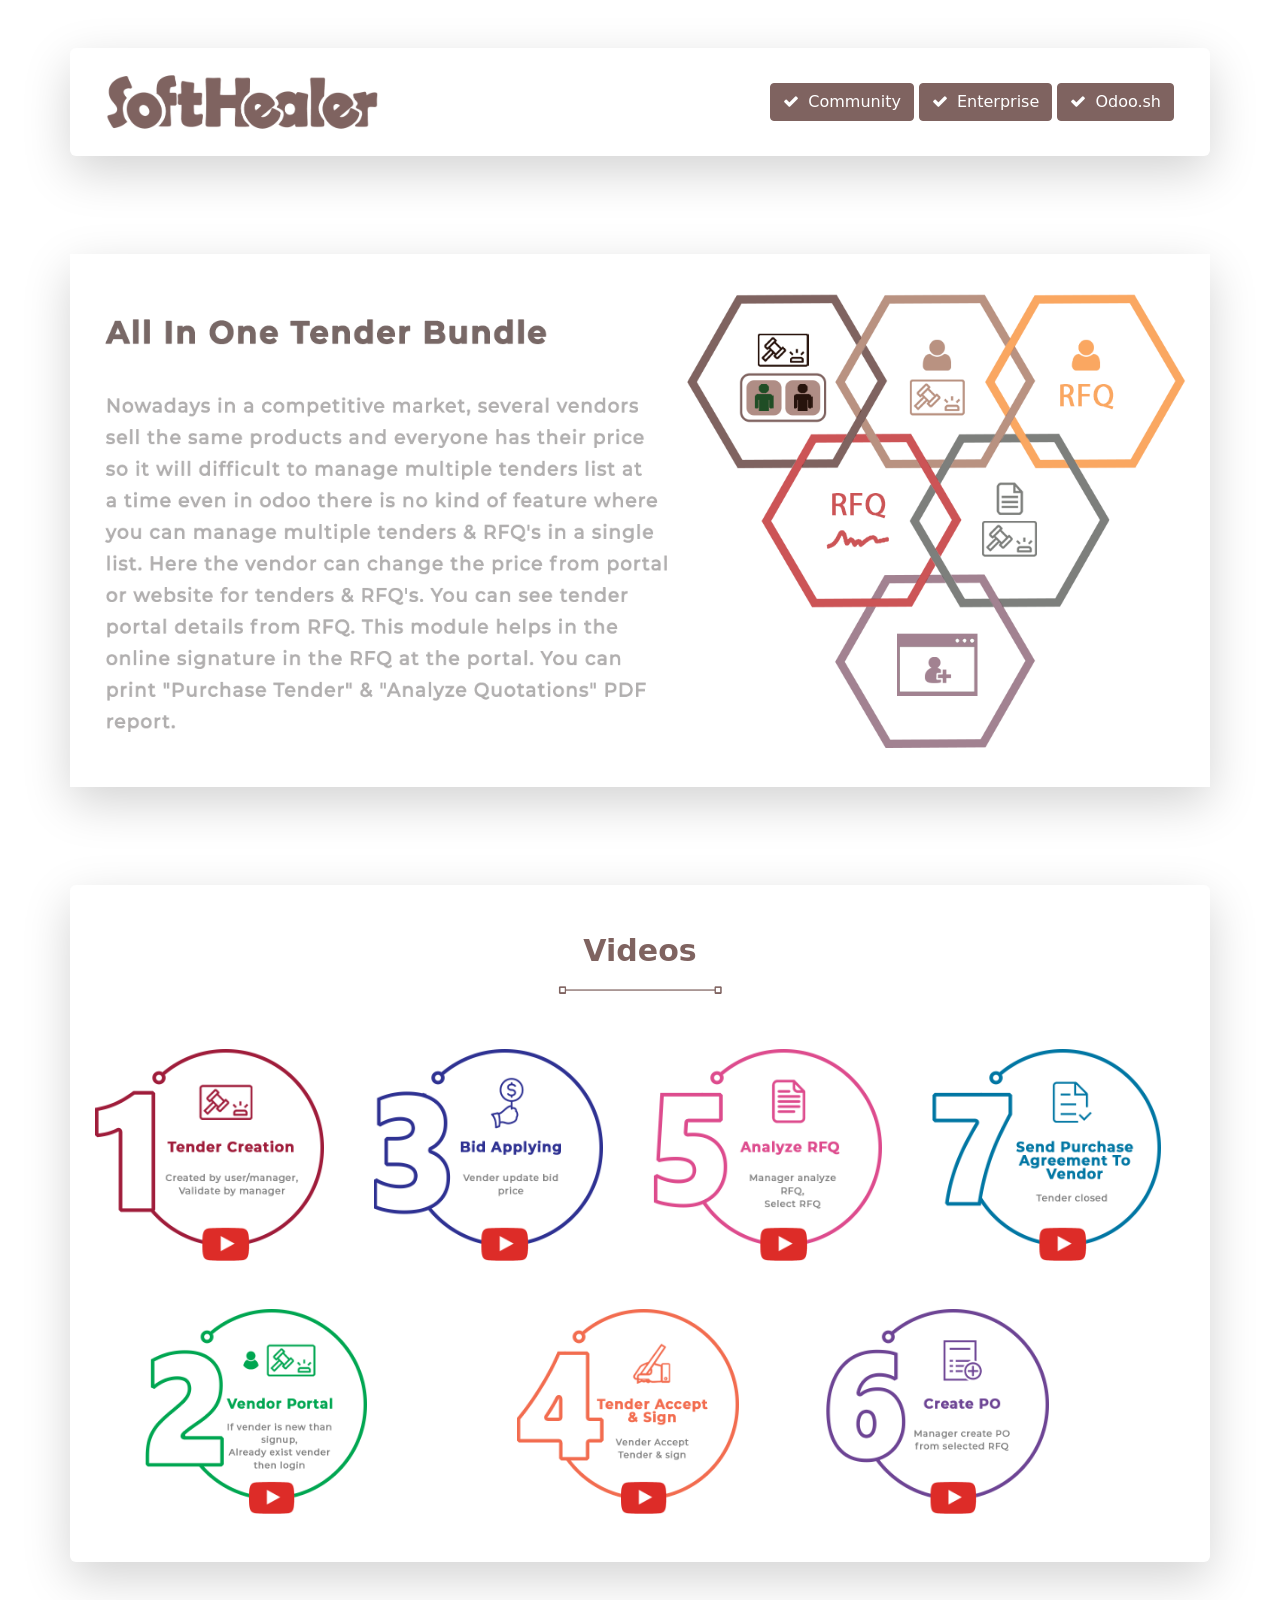
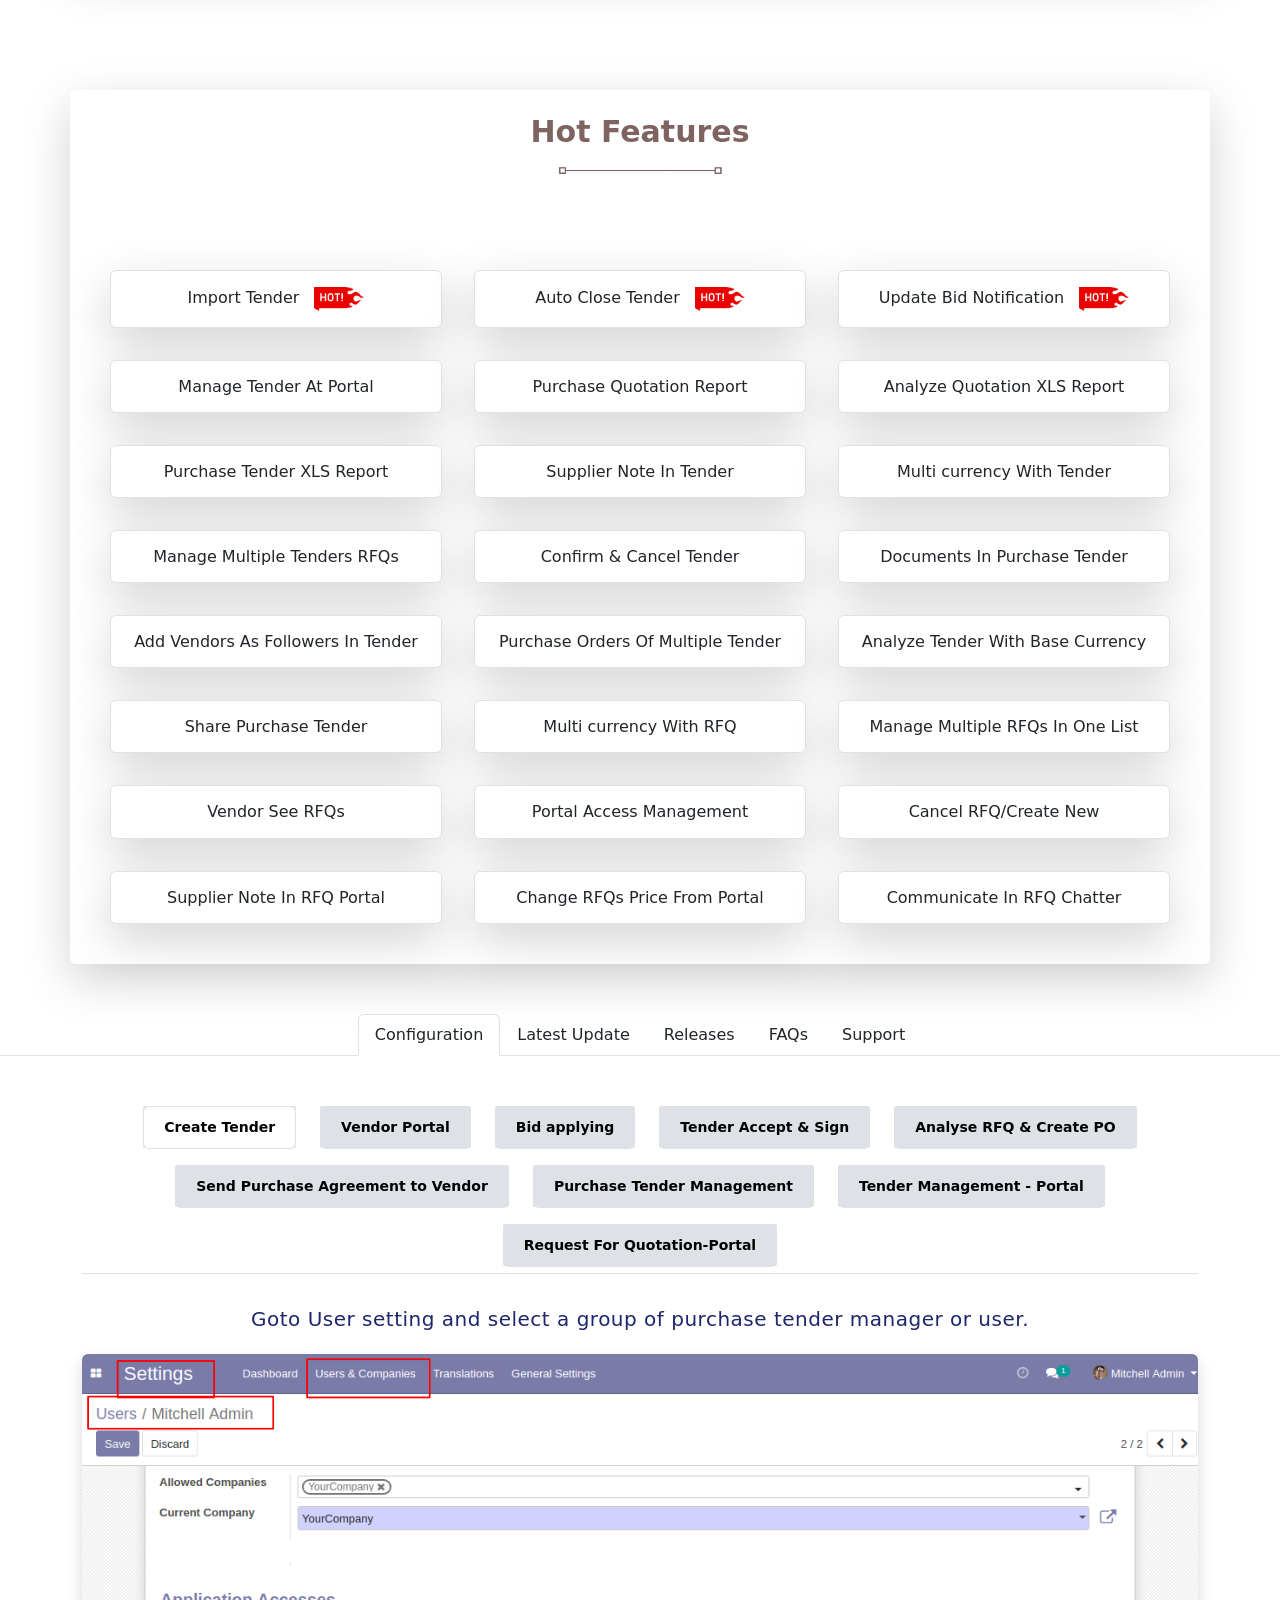
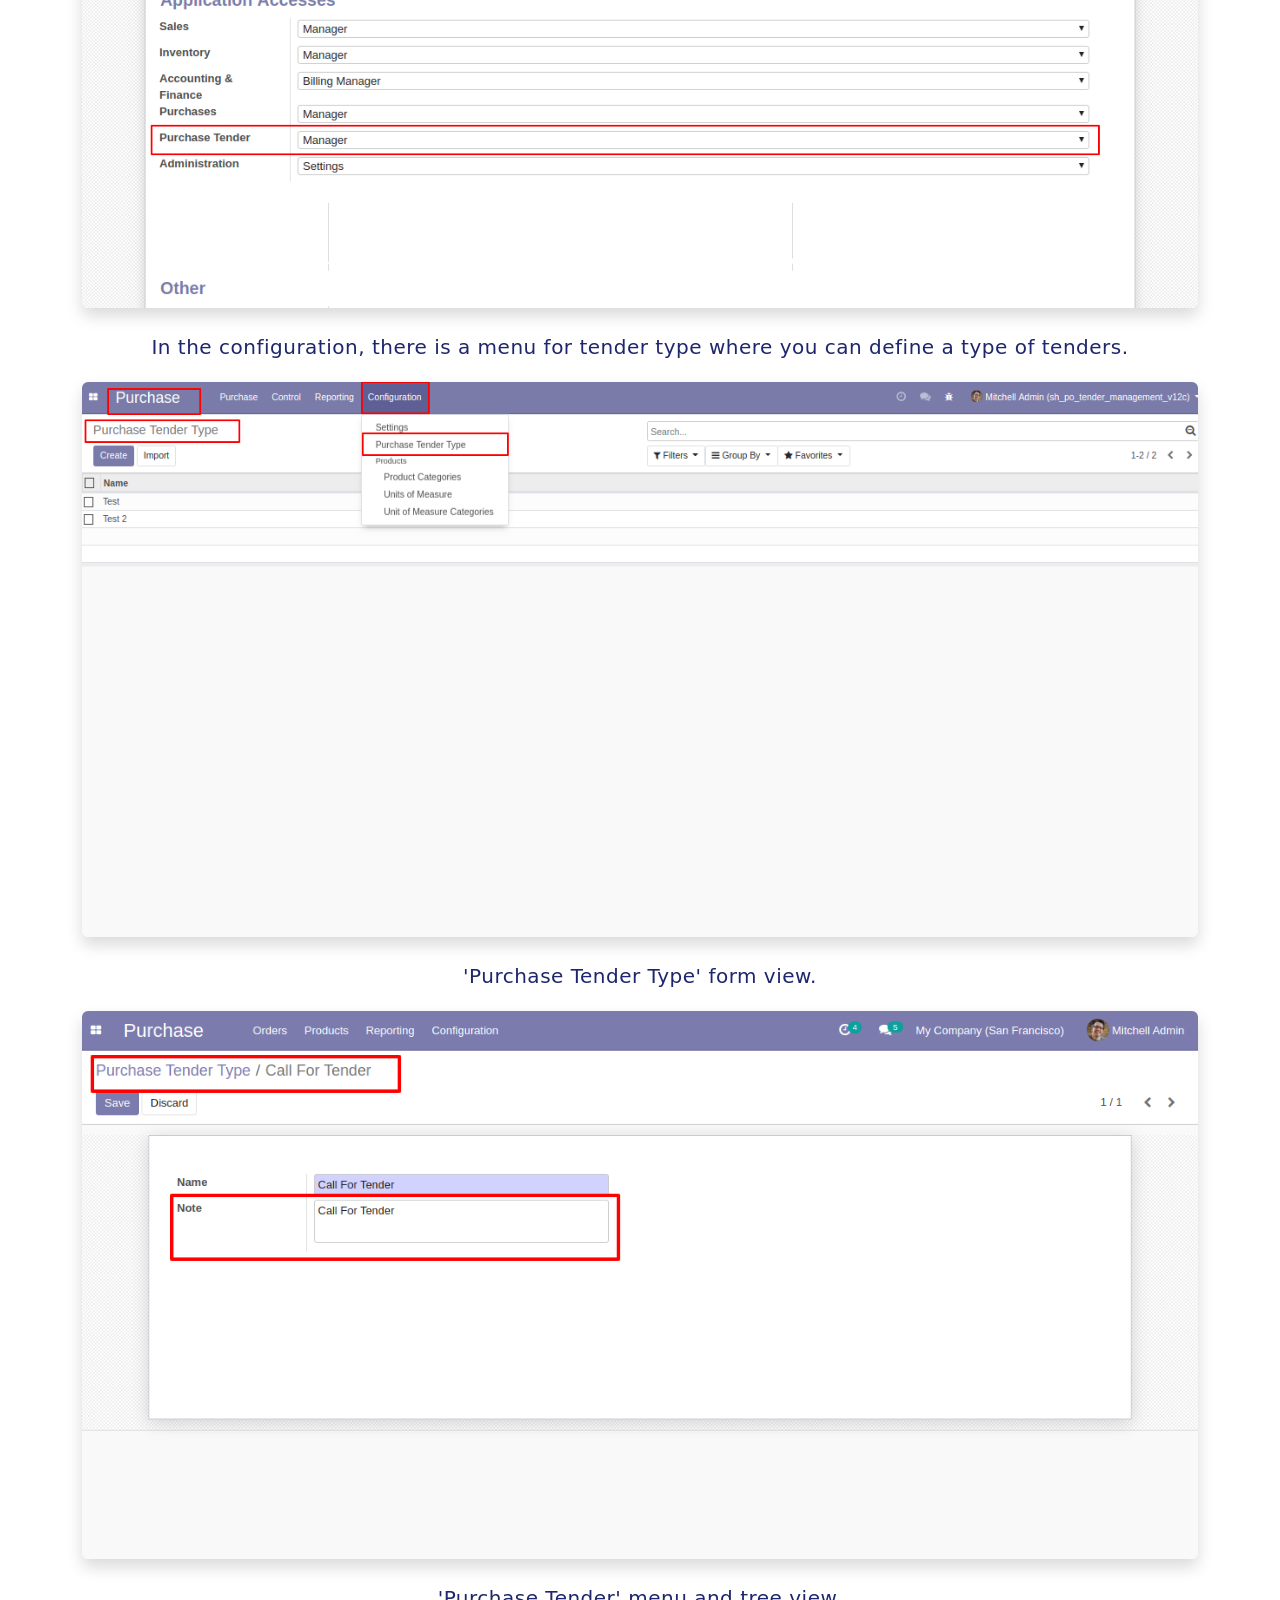
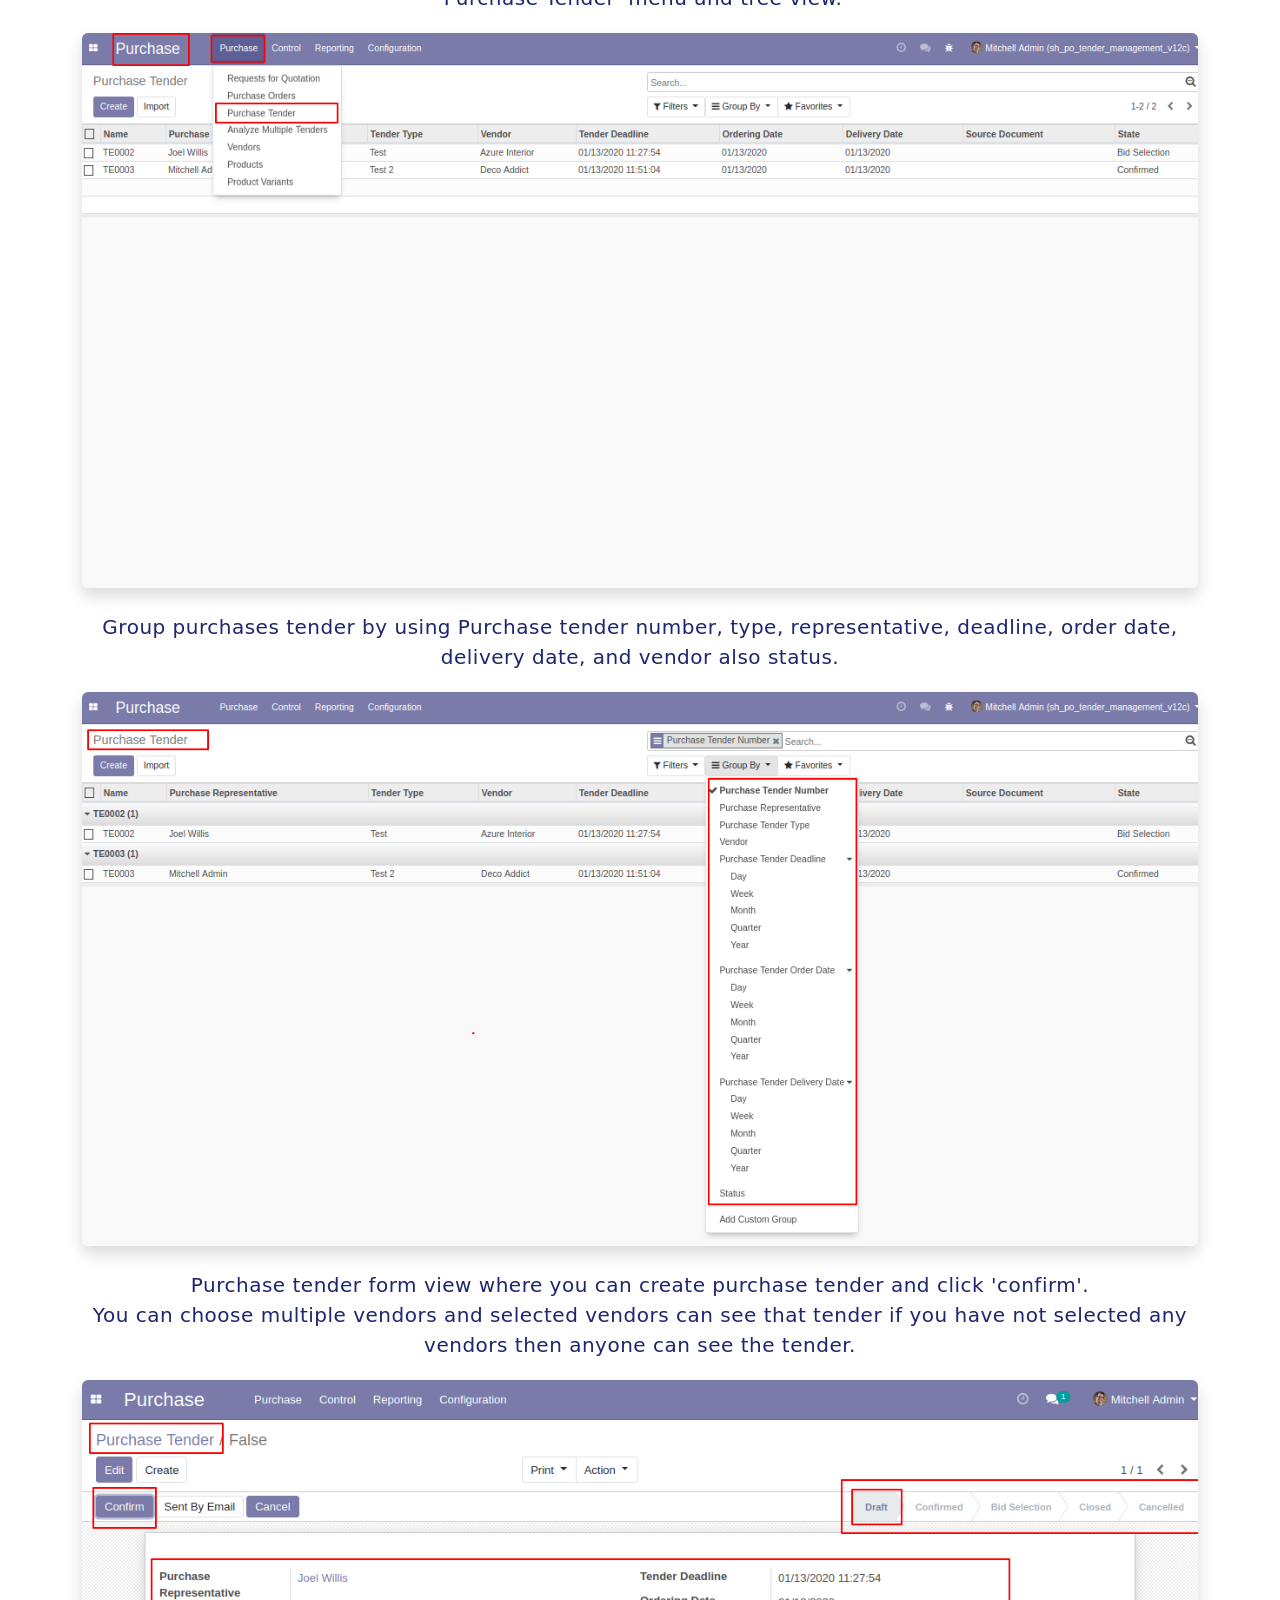
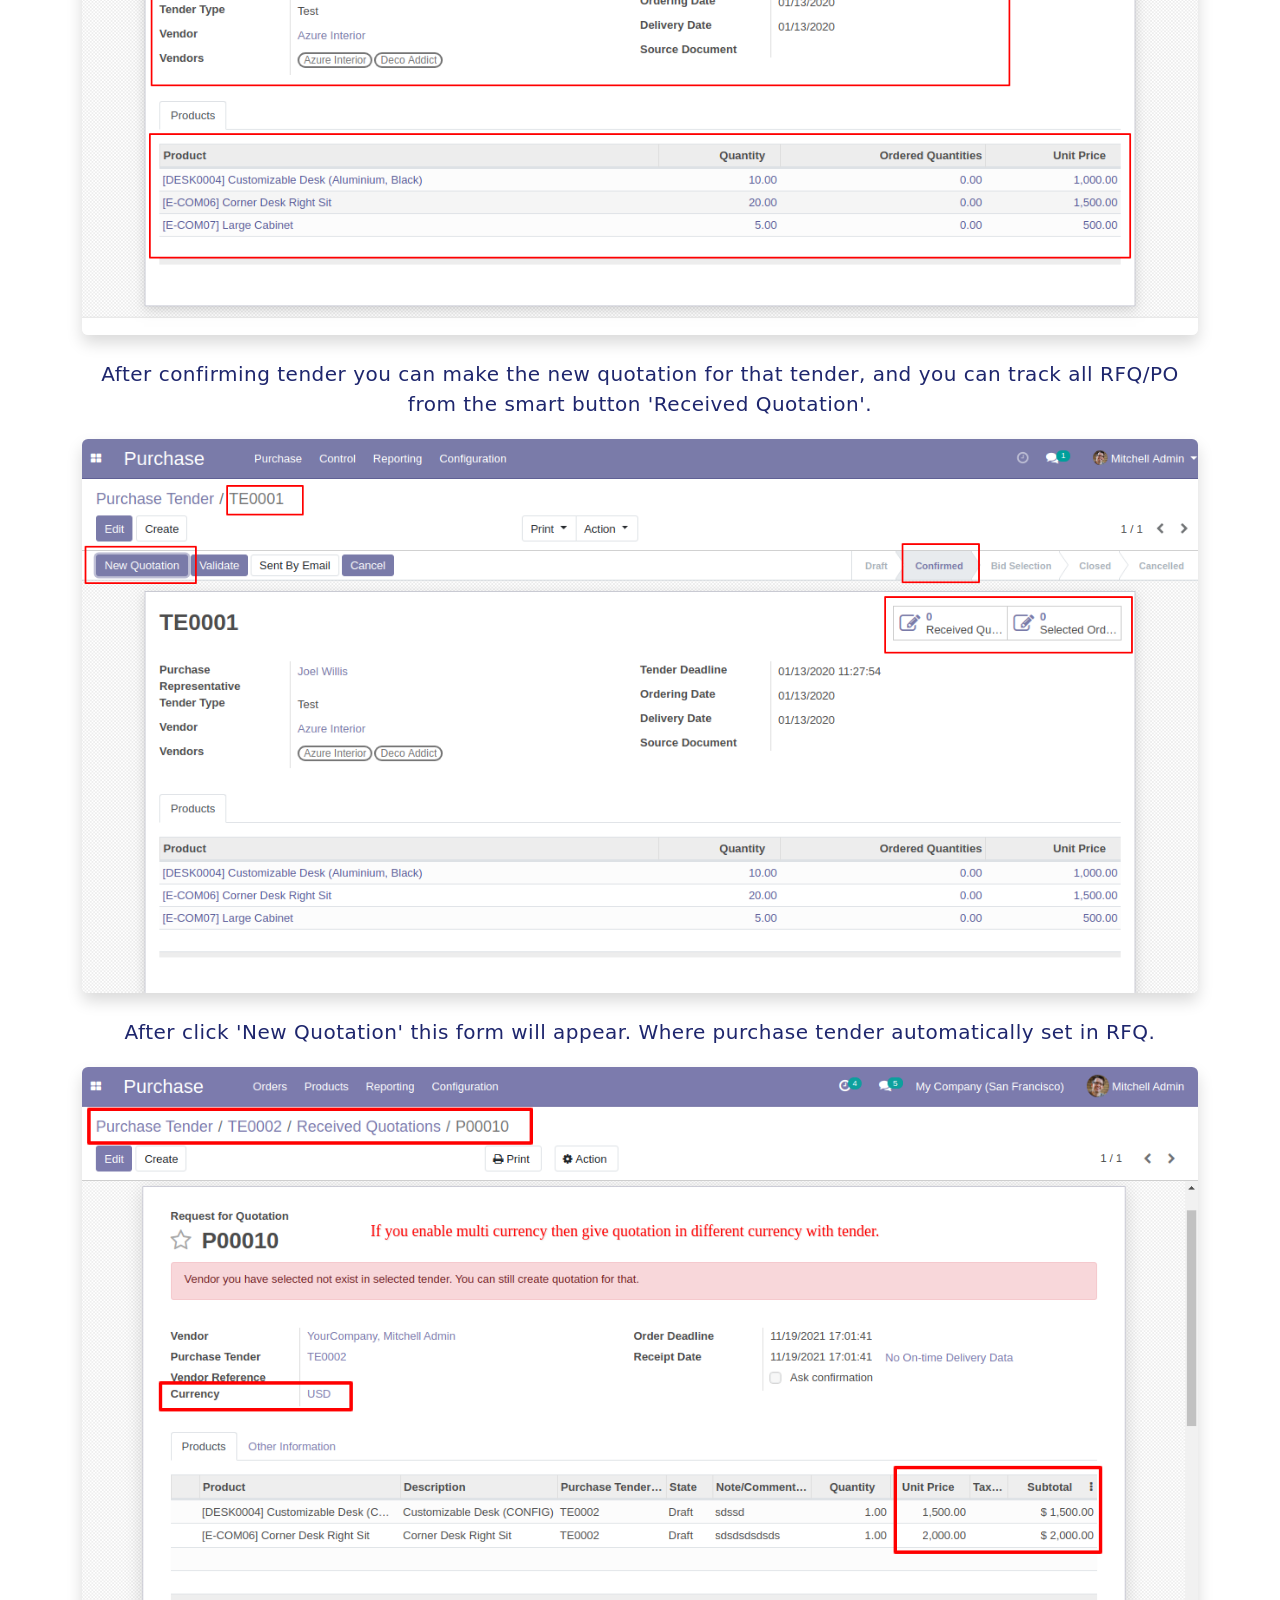
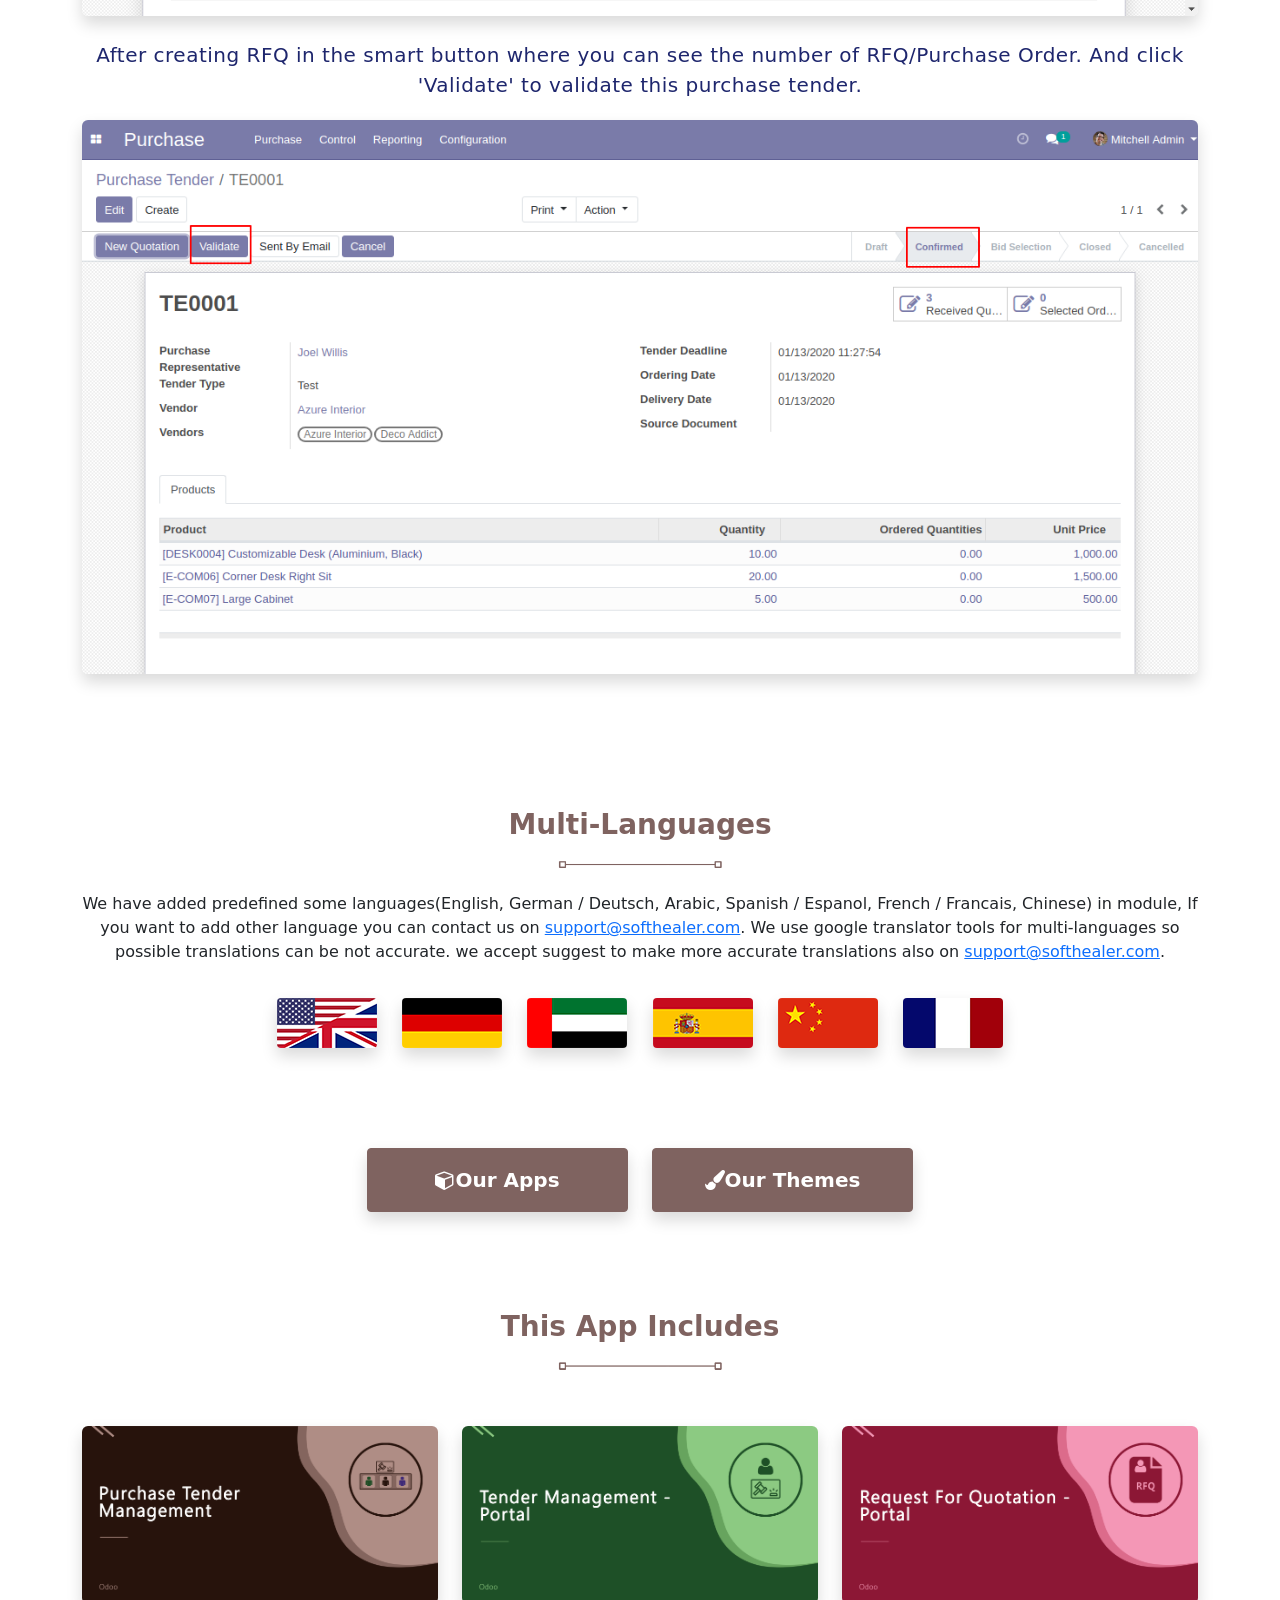
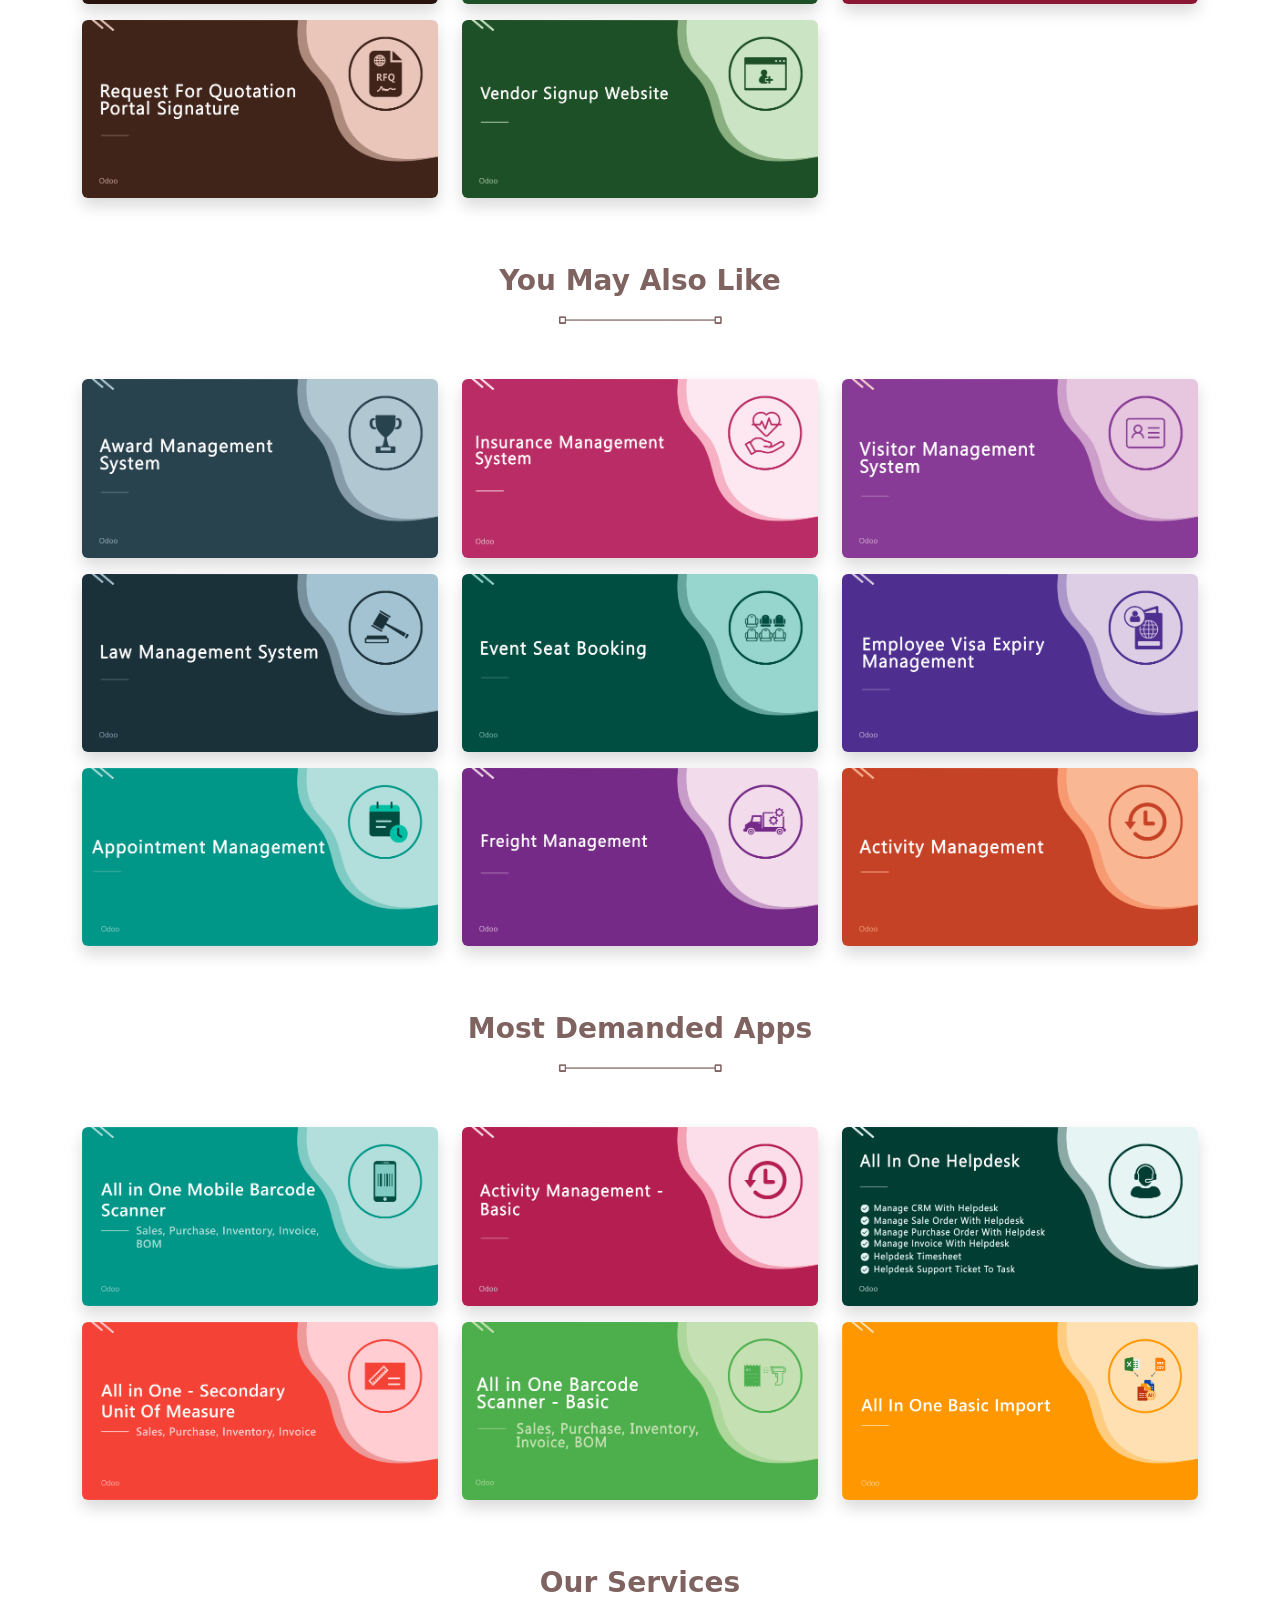
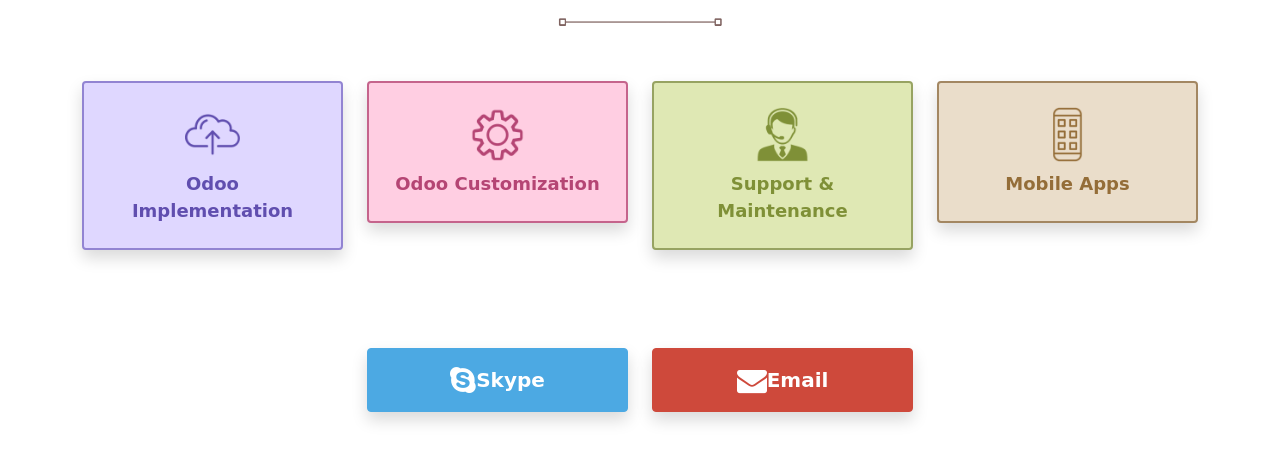
<file: sh_all_in_one_tender_bundle/static/description/index.html>
<!DOCTYPE html>
<html>

<head>
    <meta charset='utf-8'>
    <meta http-equiv='X-UA-Compatible' content='IE=edge'>
    <meta name='viewport' content='width=device-width, initial-scale=1'>

    <!-- <link rel="stylesheet" href="https://maxcdn.bootstrapcdn.com/bootstrap/4.5.0/css/bootstrap.min.css"> -->
   <link href="https://cdn.jsdelivr.net/npm/bootstrap@5.0.2/dist/css/bootstrap.min.css" rel="stylesheet" integrity="sha384-EVSTQN3/azprG1Anm3QDgpJLIm9Nao0Yz1ztcQTwFspd3yD65VohhpuuCOmLASjC" crossorigin="anonymous">
   <link rel="stylesheet" href="https://cdnjs.cloudflare.com/ajax/libs/font-awesome/4.7.0/css/font-awesome.min.css">
   <!-- <script src="https://ajax.googleapis.com/ajax/libs/jquery/3.5.1/jquery.min.js"></script>
   <script src="https://cdnjs.cloudflare.com/ajax/libs/popper.js/1.16.0/umd/popper.min.js"></script>
   <script src="https://maxcdn.bootstrapcdn.com/bootstrap/4.5.0/js/bootstrap.min.js"></script> -->
   <script src="https://cdn.jsdelivr.net/npm/bootstrap@5.0.2/dist/js/bootstrap.bundle.min.js" integrity="sha384-MrcW6ZMFYlzcLA8Nl+NtUVF0sA7MsXsP1UyJoMp4YLEuNSfAP+JcXn/tWtIaxVXM" crossorigin="anonymous"></script>

</head>
<body>
    <section id="sh_module_heading">
        <div class="container">
            <div class="row shadow-lg mt-5 rounded bg-white">
                <div class="col-12">
                    <div class="row p-4 align-items-center">
                        <div class="col-lg-4 col-md-4 col-sm-12" style="text-align:left">
                            <img src="softhealer.png" alt="logo" style="width:80%">
                        </div>
                        <div class="col-lg-8 col-md-8 col-sm-12" style="text-align:right">
                            <span class="btn btn-primary"
                                style="border:1px solid transparent; padding:.375rem .75rem; font-size:1rem; line-height:1.5; border-radius:.25rem; background-color:#7f6360; border-color:#7f6360"><i
                                    class="fa fa-check" style="margin-right:9px"></i>Community</span>
                            <span class="btn btn-primary"
                                style="border:1px solid transparent; padding:.375rem .75rem; font-size:1rem; line-height:1.5; border-radius:.25rem; background-color:#7f6360; border-color:#7f6360"><i
                                    class="fa fa-check" style="margin-right:9px"></i>Enterprise</span>
                            <span class="btn btn-primary"
                                style="border:1px solid transparent; padding:.375rem .75rem; font-size:1rem; line-height:1.5; border-radius:.25rem; background-color:#7f6360; border-color:#7f6360"><i
                                    class="fa fa-check" style="margin-right:9px"></i>Odoo.sh</span>
                        </div>
                    </div>
                </div>
            </div>
        </div>
    </section>
    <!-- heading  -->
    <section id="sh_module_heading"
        style="padding-top: 50px;">
        <div class="container">
            <div
                class="sh_center text-center">
                <div class="row shadow-lg mt-5 rounded" style="background-color:#ffffff">
                    <div class="col-12">
                        <div class="row">
                            <div class="col-md-12 text-center p-0">
                                <img src="main banner.png" alt="" class="w-100 h-100 p-0 rounded-lg">
                            </div>
                        </div>
                    </div>
                </div>
            </div>
        </div>
    </section>

    <section id="sh_key_features"
        style="padding: 50px 0px;">
            <div class="col-12">
                <div class="container">
                 <div class="row shadow-lg mt-5 rounded pt-5 pb-5" style="background-color:#ffffff">
                  <div class="sh_center text-center mb-5">
                 <h1 class="px-4 pb-2 text-center mb-0 font-weight-bold" style="font-size: 30px;">
                                 <b style="color:#7f6360; font-weight:700;">Videos</b></h1>
                            <img src="devider.png" style="width: 15%;">
                  </div>
                  <div class="row">
                <div class="col-lg-3 col-md-6 col-12 text-center">
                    <div class="mx-auto">
                        <a href="https://youtu.be/U11c99oX-m0" target="_blank" >
                            <img src="video_icons/1.png" alt="video_item_1" style="width: 90%;">
                        </a>
                    </div>
                </div>
                <div class="col-lg-3 col-md-6 col-12 text-center">
                    <div class="mx-auto">
                        <a href="https://youtu.be/fC170lmqIqU" target="_blank">
                            <img src="video_icons/3.png" alt="video_item_3" style="width: 90%;">
                        </a>
                    </div>
                </div>
                <div class="col-lg-3 col-md-6 col-12 text-center">
                    <div class="mx-auto">
                        <a href="https://youtu.be/u8BxpjrEeRY" target="_blank">
                            <img src="video_icons/5.png" alt="video_item_5" style="width: 90%;">
                        </a>
                    </div>
                </div>
                <div class="col-lg-3 col-md-6 col-12 text-center">
                    <div class="s_panel_video mx-auto item">
                        <a href="https://youtu.be/U11c99oX-m0?t=240" target="_blank">
                            <img src="video_icons/7.png" alt="video_item_7" style="width: 90%;">
                        </a>
                    </div>
                </div>
                  </div>
                  <div class="row mt-5">
                <div class="col-lg-4 col-md-6 col-12 text-center">
                    <div class="mx-auto">
                        <a href="https://youtu.be/1ITSlOcIxe0" target="_blank" >
                            <img src="video_icons/2.png" alt="video_item_2" style="width: 64%;">
                        </a>
                    </div>
                </div>
                <div class="col-lg-4 col-md-6 col-12 text-center">
                    <div class="mx-auto">
                        <a href="https://youtu.be/7VSOlVMKbaQ" target="_blank" >
                            <img src="video_icons/4.png" alt="video_item_4" style="width: 64%;">
                        </a>
                    </div>
                </div>
                <div class="col-lg-4 col-md-6 col-12 text-left">
                    <div class="s_panel_video mx-auto item">
                        <a href="https://youtu.be/U11c99oX-m0?t=148" target="_blank">
                            <img src="video_icons/6.png" alt="video_item_6" style="width: 64%;">
                        </a>
                    </div>
                </div>
                  </div>
              </div>
           </div>
         </div>

    </section>

        <section id="sh_hot_feature" style="padding-top: 30px;background-color: transparent;">
            <div class="container">
                <div class="row shadow-lg mt-5 rounded bg-white"> 

                <div class="sh_center text-center mb-5">
                    <h1 class="px-4 pt-4 pb-2 text-center mb-0 font-weight-bold" style="font-size: 30px;">
                                     <b style="color:#7f6360; font-weight:700;">Hot Features</b></h1>
                                <img src="devider.png" style="width: 15%;">
                </div>
           <div class="row mx-auto text-left justify-content-center pb-4 p-lg-4 p-md-4 p-0">
               <div class="col-md-4 my-3 px-lg-3 px-md-3 px-0">
                                        <div class=" border shadow-lg bg-white rounded rounded-lg text-center p-3 ">
                                            <div>
                                                <h5 class="mt-0 mb-0 font-weight-bold" style="font-size: 16px;">Import
                         Tender <img src="hot tag.png"
                         style="max-width:60px; padding-left:10px"></h5>
                                            </div>
                                        </div>
                                    </div>
                                
                                 <div class="col-md-4 my-3 px-lg-3 px-md-3 px-0">
                                        <div class=" border shadow-lg bg-white rounded rounded-lg text-center p-3">
                                            <div>
                                                <h5 class="mt-0 mb-0 font-weight-bold" style="font-size: 16px;">Auto Close
                         Tender <img src="hot tag.png"
                         style="max-width:60px; padding-left:10px"></h5>
                                            </div>
                                        </div>
                                    </div>
                                    <div class="col-md-4 my-3 px-lg-3 px-md-3 px-0">
                                        <div class=" border shadow-lg bg-white rounded rounded-lg text-center p-3 ">
                                            <div>
                                                <h5 class="mt-0 mb-0 font-weight-bold" style="font-size: 16px;">Update Bid Notification <img src="hot tag.png"
                         style="max-width:60px; padding-left:10px"></h5>
                                            </div>
                                        </div>
                                    </div>
                                    <div class="col-md-4 my-3 px-lg-3 px-md-3 px-0">
                                        <div class=" border shadow-lg bg-white rounded rounded-lg text-center p-3 ">
                                            <div>
                                                <h5 class="mt-0 mb-0 font-weight-bold" style="font-size: 16px;">Manage Tender At Portal</h5>
                                            </div>
                                        </div>
                                    </div>
                               
                                 <div class="col-md-4 my-3 px-lg-3 px-md-3 px-0">
                                        <div class=" border shadow-lg bg-white rounded rounded-lg text-center p-3">
                                            <div>
                                                <h5 class="mt-0 mb-0 font-weight-bold" style="font-size: 16px;">Purchase Quotation Report</h5>
                                            </div>
                                        </div>
                                    </div>
                                    <div class="col-md-4 my-3 px-lg-3 px-md-3 px-0">
                                        <div class=" border shadow-lg bg-white rounded rounded-lg text-center p-3 ">
                                            <div>
                                                <h5 class="mt-0 mb-0 font-weight-bold" style="font-size: 16px;">Analyze Quotation XLS Report</h5>
                                            </div>
                                        </div>
                                    </div>
                                    
                                    <div class="col-md-4 my-3 px-lg-3 px-md-3 px-0">
                                        <div class=" border shadow-lg bg-white rounded rounded-lg text-center p-3 ">
                                            <div>
                                                <h5 class="mt-0 mb-0 font-weight-bold" style="font-size: 16px;">Purchase Tender XLS Report</h5>
                                            </div>
                                        </div>
                                    </div>
                               
                                 <div class="col-md-4 my-3 px-lg-3 px-md-3 px-0">
                                        <div class=" border shadow-lg bg-white rounded rounded-lg text-center p-3">
                                            <div>
                                                <h5 class="mt-0 mb-0 font-weight-bold" style="font-size: 16px;">Supplier Note In Tender</h5>
                                            </div>
                                        </div>
                                    </div>
                                    <div class="col-md-4 my-3 px-lg-3 px-md-3 px-0">
                                        <div class=" border shadow-lg bg-white rounded rounded-lg text-center p-3 ">
                                            <div>
                                                <h5 class="mt-0 mb-0 font-weight-bold" style="font-size: 16px;">Multi currency With Tender</h5>
                                            </div>
                                        </div>
                                    </div>
                                    
                                    <div class="col-md-4 my-3 px-lg-3 px-md-3 px-0">
                                        <div class=" border shadow-lg bg-white rounded rounded-lg text-center p-3 ">
                                            <div>
                                                <h5 class="mt-0 mb-0 font-weight-bold" style="font-size: 16px;">Manage Multiple Tenders RFQs</h5>
                                            </div>
                                        </div>
                                    </div>
                                
                                 <div class="col-md-4 my-3 px-lg-3 px-md-3 px-0">
                                        <div class=" border shadow-lg bg-white rounded rounded-lg text-center p-3">
                                            <div>
                                                <h5 class="mt-0 mb-0 font-weight-bold" style="font-size: 16px;">Confirm & Cancel Tender</h5>
                                            </div>
                                        </div>
                                    </div>
                                    <div class="col-md-4 my-3 px-lg-3 px-md-3 px-0">
                                        <div class=" border shadow-lg bg-white rounded rounded-lg text-center p-3 ">
                                            <div>
                                                <h5 class="mt-0 mb-0 font-weight-bold" style="font-size: 16px;">Documents In Purchase Tender</h5>
                                            </div>
                                        </div>
                                    </div>
                                    
                                    <div class="col-md-4 my-3 px-lg-3 px-md-3 px-0">
                                        <div class=" border shadow-lg bg-white rounded rounded-lg text-center p-3 ">
                                            <div>
                                                <h5 class="mt-0 mb-0 font-weight-bold" style="font-size: 16px;">Add Vendors As Followers In Tender</h5>
                                            </div>
                                        </div>
                                    </div>
                               
                                 <div class="col-md-4 my-3 px-lg-3 px-md-3 px-0">
                                        <div class=" border shadow-lg bg-white rounded rounded-lg text-center p-3">
                                            <div>
                                                <h5 class="mt-0 mb-0 font-weight-bold" style="font-size: 16px;">Purchase Orders Of Multiple Tender</h5>
                                            </div>
                                        </div>
                                    </div>
                                    <div class="col-md-4 my-3 px-lg-3 px-md-3 px-0">
                                        <div class=" border shadow-lg bg-white rounded rounded-lg text-center p-3 ">
                                            <div>
                                                <h5 class="mt-0 mb-0 font-weight-bold" style="font-size: 16px;">Analyze Tender With Base Currency</h5>
                                            </div>
                                        </div>
                                    </div>
                                    
                                    <div class="col-md-4 my-3 px-lg-3 px-md-3 px-0">
                                        <div class=" border shadow-lg bg-white rounded rounded-lg text-center p-3 ">
                                            <div>
                                                <h5 class="mt-0 mb-0 font-weight-bold" style="font-size: 16px;">Share Purchase Tender</h5>
                                            </div>
                                        </div>
                                    </div>
                                     <div class="col-md-4 my-3 px-lg-3 px-md-3 px-0">
                                        <div class=" border shadow-lg bg-white rounded rounded-lg text-center p-3">
                                            <div>
                                                <h5 class="mt-0 mb-0 font-weight-bold" style="font-size: 16px;">Multi currency With RFQ</h5>
                                            </div>
                                        </div>
                                    </div>
                                    <div class="col-md-4 my-3 px-lg-3 px-md-3 px-0">
                                        <div class=" border shadow-lg bg-white rounded rounded-lg text-center p-3 ">
                                            <div>
                                                <h5 class="mt-0 mb-0 font-weight-bold" style="font-size: 16px;">Manage Multiple RFQs In One List</h5>
                                            </div>
                                        </div>
                                    </div>
                                    
                                    <div class="col-md-4 my-3 px-lg-3 px-md-3 px-0">
                                        <div class=" border shadow-lg bg-white rounded rounded-lg text-center p-3 ">
                                            <div>
                                                <h5 class="mt-0 mb-0 font-weight-bold" style="font-size: 16px;">Vendor See RFQs</h5>
                                            </div>
                                        </div>
                                    </div>
                                
                                 <div class="col-md-4 my-3 px-lg-3 px-md-3 px-0">
                                        <div class=" border shadow-lg bg-white rounded rounded-lg text-center p-3">
                                            <div>
                                                <h5 class="mt-0 mb-0 font-weight-bold" style="font-size: 16px;">Portal Access Management</h5>
                                            </div>
                                        </div>
                                    </div>
                                    <div class="col-md-4 my-3 px-lg-3 px-md-3 px-0">
                                        <div class=" border shadow-lg bg-white rounded rounded-lg text-center p-3 ">
                                            <div>
                                                <h5 class="mt-0 mb-0 font-weight-bold" style="font-size: 16px;">Cancel RFQ/Create New</h5>
                                            </div>
                                        </div>
                                    </div>
                                    
                                    <div class="col-md-4 my-3 px-lg-3 px-md-3 px-0">
                                        <div class=" border shadow-lg bg-white rounded rounded-lg text-center p-3 ">
                                            <div>
                                                <h5 class="mt-0 mb-0 font-weight-bold" style="font-size: 16px;">Supplier Note In RFQ Portal</h5>
                                            </div>
                                        </div>
                                    </div>
                                
                                 <div class="col-md-4 my-3 px-lg-3 px-md-3 px-0">
                                        <div class=" border shadow-lg bg-white rounded rounded-lg text-center p-3">
                                            <div>
                                                <h5 class="mt-0 mb-0 font-weight-bold" style="font-size: 16px;">Change RFQs Price From Portal</h5>
                                            </div>
                                        </div>
                                    </div>
                                    <div class="col-md-4 my-3 px-lg-3 px-md-3 px-0">
                                        <div class=" border shadow-lg bg-white rounded rounded-lg text-center p-3 ">
                                            <div>
                                                <h5 class="mt-0 mb-0 font-weight-bold" style="font-size: 16px;">Communicate In RFQ Chatter</h5>
                                            </div>
                                        </div>
                                    </div>
                                
            </div>
            </div>
        
        </section>
    
        <section id="sh_tab"
        style="padding-top: 50px;background-color: transparent;">
        <div class="">
            <ul class="nav nav-tabs justify-content-center bg=transparent" id="nav-tab"
                role="tablist">
                <li class="nav-item" role="presentation">
                    <a class="nav-link text-dark active" id="pills-home-tab-a" data-bs-toggle="pill" data-bs-target="#Configurations" type="button" role="tab" aria-controls="pills-home" aria-selected="false">Configuration</a>
                  </li>
                  <li class="nav-item" role="presentation">
                    <a class="nav-link text-dark" id="pills-home-tab-a" data-bs-toggle="pill" data-bs-target="#latest" type="button" role="tab" aria-controls="pills-home" aria-selected="false">Latest Update </a>
                </li>
                <li class="nav-item text-black" role="presentation">
                    <a class="nav-link text-dark" id="pills-profile-tab-b" data-bs-toggle="pill" data-bs-target="#Release" type="button" role="tab" aria-controls="pills-profile" aria-selected="false">Releases</a>
                  </li>
                  <li class="nav-item text-black" role="presentation">
                    <a class="nav-link text-dark " id="pills-contact-tab-c" data-bs-toggle="pill" data-bs-target="#FAQ" type="button" role="tab" aria-controls="pills-contact" aria-selected="true">FAQs</a>
                  </li>
                  <li class="nav-item text-black position-relative" role="presentation">
                    <a class="nav-link text-dark " id="pills-contact-tab-c" data-bs-toggle="pill" data-bs-target="#Support" type="button" role="tab" aria-controls="pills-contact" aria-selected="true">Support</a>
                  </li>
            </ul>
            <div class="tab-content"
                style="padding-top: 30px;background-color: transparent;padding-bottom: 30px;">

                <!-- tab 2 -->
                <div id="Configurations"
                    class="tab-pane active">
                    <section
                        id="sh_configuration">
                        <div
                            class="container">
                            <div
                                class="text-center">

                                <!-- sub TAB -->

                                <section id="sh_setup_sub_tab" style="margin-top: 20px;">
                                    <ul class="nav nav-tabs justify-content-center bg-transparent" id="myTab" role="tablist" style="background-color:transparent !important; gap:10px; justify-content: center;">
                                        <li class="nav-item position-relative" style="color:black;border-radius:2px;text-align:center;margin-bottom:7px;font-weight:600;font-size:14px;background-color: #dee2e6;margin: 0px 7px 7px;">
                                          <a class="nav-link rounded active" data-bs-toggle="tab" href="#subtab1" style="border: 1px solid #dee2e6;padding:10px 20px;border-top-left-radius:0px;border-top-right-radius:0px;color: black;"> Create Tender </a>
                                        </li>
                                        <li class="nav-item position-relative" style="color:black; border-radius:2px;  text-align:center; margin-bottom:7px; font-weight:600; font-size:14px; background-color:#dee2e6; margin: 0px 7px 7px;">
                                          <a class="nav-link rounded" data-bs-toggle="tab" href="#subtab2" style="border:1px solid #dee2e6; padding:10px 20px; border-top-left-radius:0px; border-top-right-radius:0px;color: black;"> Vendor Portal </a>
                                        </li>
                                        <li class="nav-item position-relative" style="color:black; border-radius:2px;  text-align:center; margin-bottom:7px; font-weight:600; font-size:14px; background-color:#dee2e6; margin: 0px 7px 7px;">
                                          <a class="nav-link rounded" data-bs-toggle="tab" href="#subtab3" style="border:1px solid #dee2e6; padding:10px 20px; border-top-left-radius:0px; border-top-right-radius:0px;color: black;"> Bid applying </a>
                                        </li>
                                        <li class="nav-item position-relative" style="color:black; border-radius:2px;  text-align:center; margin-bottom:7px; font-weight:600; font-size:14px; background-color:#dee2e6; margin: 0px 7px 7px;">
                                          <a class="nav-link rounded" data-bs-toggle="tab" href="#subtab4" style="border:1px solid #dee2e6; padding:10px 20px; border-top-left-radius:0px; border-top-right-radius:0px;color: black;"> Tender Accept & Sign </a>
                                        </li>
                                        <li class="nav-item position-relative" style="color:black; border-radius:2px;  text-align:center; margin-bottom:7px; font-weight:600; font-size:14px; background-color:#dee2e6; margin: 0px 7px 7px;">
                                          <a class="nav-link rounded" data-bs-toggle="tab" href="#subtab5" style="border:1px solid #dee2e6; padding:10px 20px; border-top-left-radius:0px; border-top-right-radius:0px;color: black;"> Analyse RFQ & Create PO </a>
                                        </li>
                                        <li class="nav-item position-relative" style="color:black; border-radius:2px;  text-align:center; margin-bottom:7px; font-weight:600; font-size:14px; background-color:#dee2e6; margin: 0px 7px 7px;">
                                          <a class="nav-link rounded" data-bs-toggle="tab" href="#subtab6" style="border:1px solid #dee2e6; padding:10px 20px; border-top-left-radius:0px; border-top-right-radius:0px;color: black;"> Send Purchase Agreement to Vendor </a>
                                        </li>
                                        <li class="nav-item position-relative" style="color:black; border-radius:2px;  text-align:center; margin-bottom:7px; font-weight:600; font-size:14px; background-color:#dee2e6; margin: 0px 7px 7px;">
                                            <a class="nav-link rounded" data-bs-toggle="tab" href="#subtab7" style="border:1px solid #dee2e6; padding:10px 20px; border-top-left-radius:0px; border-top-right-radius:0px;color: black;"> Purchase Tender Management </a>
                                          </li>
                                          <li class="nav-item position-relative" style="color:black; border-radius:2px;  text-align:center; margin-bottom:7px; font-weight:600; font-size:14px; background-color:#dee2e6; margin: 0px 7px 7px;">
                                            <a class="nav-link rounded" data-bs-toggle="tab" href="#subtab8" style="border:1px solid #dee2e6; padding:10px 20px; border-top-left-radius:0px; border-top-right-radius:0px;color: black;"> Tender Management - Portal </a>
                                          </li>
                                          <li class="nav-item position-relative" style="color:black; border-radius:2px;  text-align:center; margin-bottom:7px; font-weight:600; font-size:14px; background-color:#dee2e6; margin: 0px 7px 7px;">
                                            <a class="nav-link rounded" data-bs-toggle="tab" href="#subtab9" style="border:1px solid #dee2e6; padding:10px 20px; border-top-left-radius:0px; border-top-right-radius:0px;color: black;"> Request For Quotation-Portal </a>
                                          </li>
                                        
                                    </ul>                                    
                                    <div class="tab-content"
                                        style="padding-top: 30px;background-color: transparent;padding-bottom: 30px;">
                                       <!--Create Tender-->
                                        <div id="subtab1"
                                            class="tab-pane active">
                                            <section
                                                id="sh_sub_tab_1">
                                                <div
                                                    class="text-center">
                                                    <p style="color: #1e266d;font-size: 20px;margin: auto;margin-bottom: 20px;letter-spacing: .5px;"> Goto User setting and select a group of purchase tender manager or user.
                                                    </p>
                                                    <div class="col-md-12">
                                                       <img class="img-responsive rounded shadow" src="PTM/1.png" style="width: 100%;" />
                                                    </div>
                                                    <br/>
                                                    <p style="color: #1e266d;font-size: 20px;margin: auto;margin-bottom: 20px;letter-spacing: .5px;"> In the configuration, there is a menu for tender type where you can define a type of tenders.
                                                    </p>
                                                    <div class="col-md-12">
                                                       <img class="img-responsive rounded shadow" src="PTM/2.png" style="width: 100%;" />
                                                    </div>
                                                    <br/>
                                                    <p style="color: #1e266d;font-size: 20px;margin: auto;margin-bottom: 20px;letter-spacing: .5px;">'Purchase Tender Type' form view.
                                                    </p>
                                                    <div class="col-md-12">
                                                       <img class="img-responsive rounded shadow" src="PTM/3.png" style="width: 100%;" />
                                                    </div>
                                                    <br/>
                                                    <p style="color: #1e266d;font-size: 20px;margin: auto;margin-bottom: 20px;letter-spacing: .5px;">'Purchase Tender' menu and tree view.
                                                    </p>
                                                    <div class="col-md-12">
                                                       <img class="img-responsive rounded shadow" src="PTM/4.png" style="width: 100%;"/>
                                                    </div>
                                                    <br/>
                                                    <p style="color: #1e266d;font-size: 20px;margin: auto;margin-bottom: 20px;letter-spacing: .5px;"> Group purchases tender by using Purchase tender number, type, representative, deadline, order date, delivery date, and vendor also status.
                                                    </p>
                                                    <div class="col-md-12">
                                                       <img class="img-responsive rounded shadow" src="PTM/04.png" style="width: 100%;" />
                                                    </div>
                                                    <br/>
                                                    <p style="color: #1e266d;font-size: 20px;margin: auto;margin-bottom: 20px;letter-spacing: .5px;"> Purchase tender form view where you can create purchase tender and click 'confirm'.<br>
                                                    You can choose multiple vendors and selected vendors can see that tender if you have not selected any vendors then anyone can see the tender. 
                                                    </p>
                                                    <div class="col-md-12">
                                                       <img class="img-responsive rounded shadow" src="PTM/5.png" style="width: 100%;" />
                                                    </div>
                                                    <br/>
                                                    <p style="color: #1e266d;font-size: 20px;margin: auto;margin-bottom: 20px;letter-spacing: .5px;"> After confirming tender you can make the new quotation for that tender, and you can track all RFQ/PO from the smart button 'Received Quotation'.
                                                    </p>
                                                    <div class="col-md-12">
                                                       <img class="img-responsive rounded shadow" src="PTM/6.png" style="width: 100%;" />
                                                    </div>
                                                    <br/>
                                                    <p style="color: #1e266d;font-size: 20px;margin: auto;margin-bottom: 20px;letter-spacing: .5px;"> After click 'New Quotation' this form will appear. Where purchase tender automatically set in RFQ.
                                                    </p>
                                                    <div class="col-md-12">
                                                       <img class="img-responsive rounded shadow" src="PTM/7.png" style="width: 100%;" />
                                                    </div>
                                                    <br/>
                                                    <p style="color: #1e266d;font-size: 20px;margin: auto;margin-bottom: 20px;letter-spacing: .5px;"> After creating RFQ in the smart button where you can see the number of RFQ/Purchase Order. And click 'Validate' to validate this purchase tender.
                                                    </p>
                                                    <div class="col-md-12">
                                                       <img class="img-responsive rounded shadow" src="PTM/8.png" style="width: 100%;" />
                                                    </div>
                                                    <br/>
                                                </div>
                                            </section>
                                        </div>
                                        <!--Vendor Portal-->
                                        <div id="subtab2"
                                            class="tab-pane">
                                            <section
                                                id="sh_sub_tab_2">
                                                <div
                                                    class="text-center">
                                                    <p
                                                    style="color: #1e266d;font-size: 20px;margin: auto;margin-bottom: 20px;letter-spacing: .5px;">
                                                    Configuration
                                                    for
                                                    the
                                                    vendor
                                                    signup.
                                                 </p>
                                                 <div
                                                    class="col-md-12">
                                                    <img
                                                       class="img-responsive rounded shadow"
                                                       src="vs/1.png"
                                                       style="width: 100%;" />
                                                 </div>
                                                 <br />
                                                 <p
                                                    style="color: #1e266d;font-size: 20px;margin: auto;margin-bottom: 20px;letter-spacing: .5px;">
                                                    Go
                                                    to
                                                    the
                                                    'Vendor
                                                    Request'
                                                    menu
                                                    on
                                                    the
                                                    website
                                                    to
                                                    signup
                                                    from
                                                    the
                                                    website.
                         
                                                 </p>
                                                 <div
                                                    class="col-md-12">
                                                    <img
                                                       class="img-responsive rounded shadow"
                                                       src="vs/2.png"
                                                       style="width: 100%;" />
                                                 </div>
                                                 <br />
                                                 <p
                                                    style="color: #1e266d;font-size: 20px;margin: auto;margin-bottom: 20px;letter-spacing: .5px;">
                                                    Fill
                                                    vendor
                                                    signup
                                                    form
                                                    and
                                                    press
                                                    the
                                                    "Submit"
                                                    button.
                                                 </p>
                                                 <div
                                                    class="col-md-12">
                                                    <img
                                                       class="img-responsive rounded shadow"
                                                       src="vs/3.png"
                                                       style="width: 100%;" />
                                                 </div>
                                                 <br />
                                                 <p
                                                    style="color: #1e266d;font-size: 20px;margin: auto;margin-bottom: 20px;letter-spacing: .5px;">
                                                    It
                                                    shows
                                                    a
                                                    success
                                                    notification
                                                    after
                                                    submitting
                                                    the
                                                    form.
                                                 </p>
                                                 <div
                                                    class="col-md-12">
                                                    <img
                                                       class="img-responsive rounded shadow"
                                                       src="vs/4.png"
                                                       style="width: 100%;" />
                                                 </div>
                                                 <br />
                                                 <p
                                                    style="color: #1e266d;font-size: 20px;margin: auto;margin-bottom: 20px;letter-spacing: .5px;">
                                                    Vendor
                                                    created
                                                    with
                                                    contacts.
                                                 </p>
                                                 <div
                                                    class="col-md-12">
                                                    <img
                                                       class="img-responsive rounded shadow"
                                                       src="vs/5.png"
                                                       style="width: 100%;" />
                                                 </div>
                                                 <br />
                                                 <p
                                                    style="color: #1e266d;font-size: 20px;margin: auto;margin-bottom: 20px;letter-spacing: .5px;">
                                                    Vendor
                                                    form
                                                    view
                                                    with
                                                    contacts.
                         
                                                 </p>
                                                 <div
                                                    class="col-md-12">
                                                    <img
                                                       class="img-responsive rounded shadow"
                                                       src="vs/6.png"
                                                       style="width: 100%;" />
                                                 </div>
                                                 <br />
                                                 <p
                                                    style="color: #1e266d;font-size: 20px;margin: auto;margin-bottom: 20px;letter-spacing: .5px;">
                                                    Vendor
                                                    form
                                                    view
                                                    with
                                                    the
                                                    product
                                                    and
                                                    product
                                                    categories.
                                                 </p>
                                                 <div
                                                    class="col-md-12">
                                                    <img
                                                       class="img-responsive rounded shadow"
                                                       src="vs/7.png"
                                                       style="width: 100%;" />
                                                 </div>
                                                 <br />
                                                 <p
                                                    style="color: #1e266d;font-size: 20px;margin: auto;margin-bottom: 20px;letter-spacing: .5px;">
                                                    Vendor
                                                    form
                                                    view
                                                    with
                                                    the
                                                    notes
                                                    that
                                                    given
                                                    by
                                                    vendor
                                                    when
                                                    signup.
                                                 </p>
                                                 <div
                                                    class="col-md-12">
                                                    <img
                                                       class="img-responsive rounded shadow"
                                                       src="vs/8.png"
                                                       style="width: 100%;" />
                                                 </div>
                                                 <br />
                                                 <p
                                                    style="color: #1e266d;font-size: 20px;margin: auto;margin-bottom: 20px;letter-spacing: .5px;">
                                                    It
                                                    creates
                                                    a
                                                    portal
                                                    user
                                                    if
                                                    the
                                                    auto-create
                                                    portal
                                                    user
                                                    feature
                                                    enable.
                                                    Users
                                                    list
                                                    view
                                                    looks
                                                    like
                                                    below.
                                                 </p>
                                                 <div
                                                    class="col-md-12">
                                                    <img
                                                       class="img-responsive rounded shadow"
                                                       src="vs/9.png"
                                                       style="width: 100%;" />
                                                 </div>
                                                 <br />
                                                 <p
                                                    style="color: #1e266d;font-size: 20px;margin: auto;margin-bottom: 20px;letter-spacing: .5px;">
                                                    Vendor
                                                    form
                                                    view
                                                    with
                                                    the
                                                    user
                                                    type
                                                    portal.
                                                 </p>
                                                 <div
                                                    class="col-md-12">
                                                    <img
                                                       class="img-responsive rounded shadow"
                                                       src="vs/10.png"
                                                       style="width: 100%;" />
                                                 </div>
                                                 <br />
                                                 <p
                                                    style="color: #1e266d;font-size: 20px;margin: auto;margin-bottom: 20px;letter-spacing: .5px;">
                                                    Vendor
                                                    contacts
                                                    form
                                                    view
                                                    with
                                                    the
                                                    user
                                                    type
                                                    portal.
                                                 </p>
                                                 <div
                                                    class="col-md-12">
                                                    <img
                                                       class="img-responsive rounded shadow"
                                                       src="vs/11.png"
                                                       style="width: 100%;" />
                                                 </div>
                                                 <br />
                                                 <p
                                                    style="color: #1e266d;font-size: 20px;margin: auto;margin-bottom: 20px;letter-spacing: .5px;">
                                                    The
                                                    email
                                                    notification
                                                    that
                                                    responsible
                                                    persons
                                                    get
                                                    when
                                                    vendors
                                                    sign
                                                    up.
                                                 </p>
                                                 <div
                                                    class="col-md-12">
                                                    <img
                                                       class="img-responsive rounded shadow"
                                                       src="vs/12.png"
                                                       style="width: 100%;" />
                                                 </div>
                                                 <br />
                                                 <p
                                                    style="color: #1e266d;font-size: 20px;margin: auto;margin-bottom: 20px;letter-spacing: .5px;">
                                                    The
                                                    vendors
                                                    sign
                                                    up
                                                    form
                                                    responsive
                                                    view.
                                                 </p>
                                                 <div
                                                    class="col-md-12">
                                                    <img
                                                       class="img-responsive rounded shadow"
                                                       src="vs/s.png" style="max-width: 1000px;margin: 0 auto; display: block;"/>
                                                 </div>
                                                </div>
                                            </section>
                                        </div>
                                        <!--Bid Applying-->
                                        <div id="subtab3"
                                            class="tab-pane">
                                            <section
                                                id="sh_sub_tab_3">
                                                <div
                                                    class="text-center">
                                                    <p
                            style="color: #1e266d;font-size: 20px;margin: auto;margin-bottom: 20px;letter-spacing: .5px;">

                            Press
                            on
                            the
                            "Add/Update
                            Bid"
                            button
                            to
                            edit
                            the
                            unit
                            price.

                        </p>
                        <div
                            class="col-md-12">
                            <img class="img-responsive rounded shadow"
                                src="portaltm/pt5.png"
                                style="width:100%;">
                        </div>
                        <br />



                        <p
                            style="color: #1e266d;font-size: 20px;margin: auto;margin-bottom: 20px;letter-spacing: .5px;">
                            You
                            can
                            edit
                            the
                            unit
                            price
                            from
                            here,
                            currently,
                            the
                            unit
                            price
                            is
                            empty.

                        </p>
                        <div
                            class="col-md-12">
                            <img class="img-responsive rounded shadow"
                                src="portaltm/pt6.png"
                                style="width:100%;">
                        </div>
                        <br />


                        <p
                            style="color: #1e266d;font-size: 20px;margin: auto;margin-bottom: 20px;letter-spacing: .5px;">
                            Now
                            we
                            open
                            the
                            backend.

                        </p>
                        <div
                            class="col-md-12">
                            <img class="img-responsive rounded shadow"
                                src="portaltm/pt7.png"
                                style="width:100%;">
                        </div>
                        <br />


                        <p
                            style="color: #1e266d;font-size: 20px;margin: auto;margin-bottom: 20px;letter-spacing: .5px;">
                            You
                            can
                            see
                            in
                            the
                            backend
                            unit
                            price
                            is
                            empty
                            means
                            0(Zero).
                        </p>
                        <div
                            class="col-md-12">
                            <img class="img-responsive rounded shadow"
                                src="portaltm/pt8.png"
                                style="width:100%;">
                        </div><br/>
                        <p style="color: #1e266d;font-size: 20px;margin: auto;text-align: center;margin-bottom: 20px;letter-spacing: .5px;"> Portal access with time limit & open tender configuration.
                        </p>
                        <div class="col-md-12">
                           <img class="img-responsive rounded shadow" src="portaltm/sn1.png" style="width: 100%;" />
                        </div>
                        <br/>
                         <p style="color: #1e266d;font-size: 20px;margin: auto;text-align: center;margin-bottom: 20px;letter-spacing: .5px;"> In the "Purchase Tender" click share to share tender via link.
                        </p>
                        <div class="col-md-12">
                           <img class="img-responsive rounded shadow" src="portaltm/sn2.png" style="width: 100%;" />
                        </div>
                        <br/>
                         <p style="color: #1e266d;font-size: 20px;margin: auto;text-align: center;margin-bottom: 20px;letter-spacing: .5px;"> Share tender popup.
                        </p>
                        <div class="col-md-12">
                           <img class="img-responsive rounded shadow" src="portaltm/sn3.png" style="width: 100%;" />
                        </div>
                        <br/>
                         <p style="color: #1e266d;font-size: 20px;margin: auto;text-align: center;margin-bottom: 20px;letter-spacing: .5px;"> "Purchase Tender" & "Portal Tender" at portal.
                        </p>
                        <div class="col-md-12">
                           <img class="img-responsive rounded shadow" src="portaltm/sn4.png" style="width: 100%;" />
                        </div>
                        <br/>
                         <p style="color: #1e266d;font-size: 20px;margin: auto;text-align: center;margin-bottom: 20px;letter-spacing: .5px;"> You can download all documents using one button.
                        </p>
                        <div class="col-md-12">
                           <img class="img-responsive rounded shadow" src="portaltm/sn5.png" style="width: 100%;" />
                        </div>
                        <br/>
                         <p style="color: #1e266d;font-size: 20px;margin: auto;text-align: center;margin-bottom: 20px;letter-spacing: .5px;"> Tender related RFQ's displayed at portal.
                        </p>
                        <div class="col-md-12">
                           <img class="img-responsive rounded shadow" src="portaltm/sn6.png" style="width: 100%;" />
                        </div>
                        <br/>
                            <p style="color: #1e266d;font-size: 20px;max-width: 75%;margin: auto;text-align: center;margin-bottom: 20px;letter-spacing: .5px;"> Enable "Take Tender Document To RFQ".
                        </p>
                        <div class="col-md-12">
                           <img class="img-responsive rounded shadow" src="tndr1.png" style="width: 100%;" />
                        </div>
                        <br/>
                         
                      
                        <p style="color: #1e266d;font-size: 20px;max-width: 75%;margin: auto;text-align: center;margin-bottom: 20px;letter-spacing: .5px;"> All tender documents attached to new RFQ while vendor add/update bid.
                        </p>
                        <div class="col-md-12">
                           <img class="img-responsive rounded shadow" src="tndr2.png" style="width: 100%;" />
                        </div>
                        <br/>
   
                        <p style="color: #1e266d;font-size: 20px;max-width: 75%;margin: auto;text-align: center;margin-bottom: 20px;letter-spacing: .5px;"> New RFQ/PO created with tender documents.
                        </p>
                        <div class="col-md-12">
                           <img class="img-responsive rounded shadow" src="tndr3.png" style="width: 100%;" /> <br/> <br/>
                           <img class="img-responsive rounded shadow" src="tndr4.png" style="width: 100%;" />
                        </div>
                      
                                                   
                                                </div>
                                            </section>
                                        </div>
                                        <!--Tender Accept & Sign-->
                                        <div id="subtab4"
                                            class="tab-pane">
                                            <section
                                                id="sh_sub_tab_4">
                                                <div
                                                    class="text-center">
                                                    <p style="color: #1e266d;font-size: 20px;margin: auto;margin-bottom: 20px;letter-spacing: .5px;">
                                                        Go to website portal, open RFQ & press the button "Accept & Sign".
                                                        </p>
                                                        <div class="col-md-12">
                                                           <img class="img-responsive rounded shadow" src="rfqps/1.png" style="width: 100%;" />
                                                        </div>
                                                        <br/>
                                                        <p style="color: #1e266d;font-size: 20px;margin: auto;margin-bottom: 20px;letter-spacing: .5px;"> After that one wizard opens, writes name & for the signature, you have 3 options: Draw, Auto & Load. After the press button "Accept  Sign.
                                                        </p>
                                                        <div class="col-md-12">
                                                           <img class="img-responsive rounded shadow" src="rfqps/2.png" style="width: 100%;" />
                                                        </div>
                                                        <br/>
                                                        <p style="color: #1e266d;font-size: 20px;margin: auto;margin-bottom: 20px;letter-spacing: .5px;">The backend will be updated with the signature & full details. 
                                                        </p>
                                                        <div class="col-md-12">
                                                           <img class="img-responsive rounded shadow" src="rfqps/3.png" style="width: 100%;" />
                                                        </div>
                                                </div>
                                            </section>
                                        </div>
                                        <!--Analyse RFQ & Create PO-->
                                        <div id="subtab5"
                                            class="tab-pane">
                                            <section
                                                id="sh_sub_tab_5">
                                                <div
                                                    class="text-center">
                                                    <p style="color: #1e266d;font-size: 20px;margin: auto;margin-bottom: 20px;letter-spacing: .5px;"> After click validates button purchase tender set in 'Bid Selection' state and 'Analyze RFQ' button will appear.
                                                    </p>
                                                    <div class="col-md-12">
                                                       <img class="img-responsive rounded shadow" src="PTM/9.png" style="width: 100%;" />
                                                    </div>
                                                    <br/>
                                                    <p style="color: #1e266d;font-size: 20px;margin: auto;margin-bottom: 20px;letter-spacing: .5px;"> Tender lines list view.
                                                    </p>
                                                    <div class="col-md-12">
                                                       <img class="img-responsive rounded shadow" src="PTM/f1.png" style="width: 100%;" />
                                                    </div>
                                                    <br/>
                                                    <p style="color: #1e266d;font-size: 20px;margin: auto;margin-bottom: 20px;letter-spacing: .5px;"> Tender lines kanban view.
                                                    </p>
                                                    <div class="col-md-12">
                                                       <img class="img-responsive rounded shadow" src="PTM/f2.png" style="width: 100%;" />
                                                    </div>
                                                    <br/>
                                                    <p style="color: #1e266d;font-size: 20px;margin: auto;margin-bottom: 20px;letter-spacing: .5px;"> After click 'Analyze RFQ' 'Tender Lines' tree view appears, where you can see three-button in lines,<br>
                                                     1) Cart: Update Order Qty in RFQ. 2) Correct Mark(✔): To Confirm RFQ, after clicking this mark that line will become 'Green'. 3) False(✗): To cancel RFQ, after clicking this mark that line will become red.
                                                    </p>
                                                    <div class="col-md-12">
                                                       <img class="img-responsive rounded shadow" src="PTM/10.png" style="width: 100%;" />
                                                    </div>
                                                    <br/>
                                                    <p style="color: #1e266d;font-size: 20px;margin: auto;margin-bottom: 20px;letter-spacing: .5px;"> Tender lines detailed kanban view.
                                                    </p>
                                                    <div class="col-md-12">
                                                       <img class="img-responsive rounded shadow" src="PTM/f3.png" style="width: 100%;" />
                                                    </div>
                                                    <br/>
                                                    <p style="color: #1e266d;font-size: 20px;margin: auto;margin-bottom: 20px;letter-spacing: .5px;"> After clicking on the cart icon, this wizard will popup where you can change product quantity in the tender.
                                                    </p>
                                                    <div class="col-md-12">
                                                       <img class="img-responsive rounded shadow" src="PTM/11.png" style="width: 100%;" />
                                                    </div>
                                                    <br/>
                                                    <p style="color: #1e266d;font-size: 20px;margin: auto;margin-bottom: 20px;letter-spacing: .5px;"> RFQ product quantity is updated.
                                                    </p>
                                                    <div class="col-md-12">
                                                       <img class="img-responsive rounded shadow" src="PTM/12.png" style="width: 100%;" />
                                                    </div>
                                                    <br/>
                                                    
                                                    <p style="color: #1e266d;font-size: 20px;margin: auto;margin-bottom: 20px;letter-spacing: .5px;"> For print "Analyze Quotations" PDF report.
                                                    </p>
                                                    <div class="col-md-12">
                                                       <img class="img-responsive rounded shadow" src="PTM/aq.png" style="width: 100%;" />
                                                    </div>
                                                    <br/>
                                                    <p style="color: #1e266d;font-size: 20px;margin: auto;margin-bottom: 20px;letter-spacing: .5px;"> "Analyze Quotations" PDF Report.
                                                    </p>
                                                    <div class="col-md-12">
                                                       <img class="img-responsive rounded shadow" src="PTM/report.png" style="width: auto;" />
                                                    </div>
                                                    <br/>
                               
                               
                                                    <br/>
                                                    <p style="color: #1e266d;font-size: 20px;margin: auto;text-align: center;margin-bottom: 20px;letter-spacing: .5px;"> Press button "Create Multiple RFQ".
                         </p>
                         <div class="col-md-12">
                            <img class="img-responsive rounded shadow" src="PTM/tender_01.png" style="width: 100%;" />
                         </div>
                         <br/>
                          <p style="color: #1e266d;font-size: 20px;margin: auto;text-align: center;margin-bottom: 20px;letter-spacing: .5px;"> After that this wizard opens, choose vendors & email templates.
                         </p>
                         <div class="col-md-12">
                            <img class="img-responsive rounded shadow" src="PTM/tender_2.png" style="width: 100%;" />
                         </div>
                         <br/>
                          <p style="color: #1e266d;font-size: 20px;margin: auto;text-align: center;margin-bottom: 20px;letter-spacing: .5px;"> Multiple RFQs created.
                         </p>
                         <div class="col-md-12">
                            <img class="img-responsive rounded shadow" src="PTM/tender_3.png" style="width: 100%;" />
                         </div>
                         <br/>
                          <p style="color: #1e266d;font-size: 20px;margin: auto;text-align: center;margin-bottom: 20px;letter-spacing: .5px;"> Created RFQ form view.
                         </p>
                         <div class="col-md-12">
                            <img class="img-responsive rounded shadow" src="PTM/tender_4.png" style="width: 100%;" />
                         </div>
                         <br/>
                          <p style="color: #1e266d;font-size: 20px;margin: auto;text-align: center;margin-bottom: 20px;letter-spacing: .5px;"> RFQ with chatter.
                         </p>
                         <div class="col-md-12">
                            <img class="img-responsive rounded shadow" src="PTM/tender_5.png" style="width: 100%;" />
                         </div>
                         <br/>
                         <p style="color: #1e266d;font-size: 20px;margin: auto;text-align: center;margin-bottom: 20px;letter-spacing: .5px;"> Press "Export XLS" in purchase tender.
                         </p>
                         <div class="col-md-12">
                            <img class="img-responsive rounded shadow" src="PTM/sss1.png" style="width: 100%;" />
                         </div>
                         <br/>
                          <p style="color: #1e266d;font-size: 20px;margin: auto;text-align: center;margin-bottom: 20px;letter-spacing: .5px;"> Select report and press "Export".
                         </p>
                         <div class="col-md-12">
                            <img class="img-responsive rounded shadow" src="PTM/sss2.png" style="width: 100%;" />
                         </div>
                         <br/>
                             <p style="color: #1e266d;font-size: 20px;margin: auto;text-align: center;margin-bottom: 20px;letter-spacing: .5px;"> "Purchase Tender" XLS report looks like below.
                         </p>
                         <div class="col-md-12">
                            <img class="img-responsive rounded shadow" src="PTM/sss3.png" style="width: 100%;" />
                         </div>
                         <br/>
        <p style="color: #1e266d;font-size: 20px;margin: auto;text-align: center;margin-bottom: 20px;letter-spacing: .5px;"> "Analyze Quotation" XLS report looks like below.
                         </p>
                         <div class="col-md-12">
                            <img class="img-responsive rounded shadow" src="PTM/sss4.png" style="width: 100%;" />
                         </div>
                                                   
                                                </div>
                                            </section>
                                        </div>
                                        <!--Send Purchase Agreement to Vendor-->
                                        <div id="subtab6"
                                            class="tab-pane">
                                            <section
                                                id="sh_sub_tab_6">
                                               
                                                <div
                                                    class="text-center">
                                                    <p style="color: #1e266d;font-size: 20px;margin: auto;margin-bottom: 20px;letter-spacing: .5px;"> Configuration to add vendors as followers and create portal users(vendors).
                                                    </p>
                                                    <div class="col-md-12">
                                                       <img class="img-responsive rounded shadow" src="PTM/s1.png" style="width: 100%;" />
                                                    </div>
                                                    <br/>
                                                    <p style="color: #1e266d;font-size: 20px;margin: auto;margin-bottom: 20px;letter-spacing: .5px;"> Currently, users(vendors) are not added as followers.
                                                    </p>
                                                    <div class="col-md-12">
                                                       <img class="img-responsive rounded shadow" src="PTM/s2.png" style="width: 100%;" />
                                                    </div>
                                                    <br/>
                                                    <p style="color: #1e266d;font-size: 20px;margin: auto;margin-bottom: 20px;letter-spacing: .5px;"> Now validate the tender.
                                                    </p>
                                                    <div class="col-md-12">
                                                       <img class="img-responsive rounded shadow" src="PTM/s3.png" style="width: 100%;" />
                                                    </div>
                                                    <br/>
                                                    <p style="color: #1e266d;font-size: 20px;margin: auto;margin-bottom: 20px;letter-spacing: .5px;"> After validating the tender, vendors are added as followers.
                                                    </p>
                                                    <div class="col-md-12">
                                                       <img class="img-responsive rounded shadow" src="PTM/s4.png" style="width: 100%;" />
                                                    </div>
                                                    <br/>
                                                    <p style="color: #1e266d;font-size: 20px;margin: auto;margin-bottom: 20px;letter-spacing: .5px;"> Now we send the tender by email so press the "send by email" button.
                                                    </p>
                                                    <div class="col-md-12">
                                                       <img class="img-responsive rounded shadow" src="PTM/s5.png" style="width: 100%;" />
                                                    </div>
                                                    <br/>
                                                    <p style="color: #1e266d;font-size: 20px;margin: auto;margin-bottom: 20px;letter-spacing: .5px;"> You can see recipients/vendors names.
                                                    </p>
                                                    <div class="col-md-12">
                                                       <img class="img-responsive rounded shadow" src="PTM/s6.png" style="width: 100%;" />
                                                    </div>
                                                    <br/>
                                                    <p style="color: #1e266d;font-size: 20px;margin: auto;margin-bottom: 20px;letter-spacing: .5px;"> After sending the tender by email, vendors are added as followers. 
                                                    </p>
                                                    <div class="col-md-12">
                                                       <img class="img-responsive rounded shadow" src="PTM/s7.png" style="width: 100%;" />
                                                    </div>
                                                    <br/>
                                                    <p style="color: #1e266d;font-size: 20px;margin: auto;margin-bottom: 20px;letter-spacing: .5px;"> The portal users(vendors) created based on the configuration when validate the tender. 
                                                    </p>
                                                    <div class="col-md-12">
                                                       <img class="img-responsive rounded shadow" src="PTM/s8.png" style="width: 100%;" />
                                                    </div>
                                                    <br/>
                                                    <p style="color: #1e266d;font-size: 20px;margin: auto;margin-bottom: 20px;letter-spacing: .5px;"> The vendors receive one email and link when creating vendors as a portal (users).
                                                    </p>
                                                    <div class="col-md-12">
                                                       <img class="img-responsive rounded shadow" src="PTM/s9.png" style="width: 100%;" />
                                                    </div>
                                                    <br/>
                                                    <p style="color: #1e266d;font-size: 20px;margin: auto;margin-bottom: 20px;letter-spacing: .5px;"> The vendors email with link for portal access.
                                                    </p>
                                                    <div class="col-md-12">
                                                       <img class="img-responsive rounded shadow" src="PTM/s10.png" style="width: 100%;" />
                                                    </div>
                                                    
                                                </div>
                                            </section>
                                        </div>
                                        <!--Purchase Tender Management-->
                                        <div id="subtab7"
                                            class="tab-pane">
                                            <section
                                                id="sh_sub_tab_7">
                                                <div
                                                    class="text-center">
                                                    <p style="color: #1e266d;font-size: 20px;margin: auto;margin-bottom: 20px;letter-spacing: .5px;"> Select confirm RFQ and click 'Generate Purchase Order' to generate a purchase order.
                                                    </p>
                                                    <div class="col-md-12">
                                                       <img class="img-responsive rounded shadow" src="PTM/13.png" style="width: 100%;" />
                                                    </div>
                                                    <br/>
                                                    <p style="color: #1e266d;font-size: 20px;margin: auto;margin-bottom: 20px;letter-spacing: .5px;"> After click on 'Generate Purchase Order' from the action, this wizard will popup where you can group by partner, select RFQ/ purchase order & cancel old RFQ's.
                                                    </p>
                                                    <div class="col-md-12">
                                                       <img class="img-responsive rounded shadow" src="PTM/14.png" style="width: 100%;" />
                                                    </div>
                                                    <br/>
                                                    <p style="color: #1e266d;font-size: 20px;margin: auto;margin-bottom: 20px;letter-spacing: .5px;"> After clicking the 'Generate Purchase Order' purchase order will create with the group by the customer.
                                                    </p>
                                                    <div class="col-md-12">
                                                       <img class="img-responsive rounded shadow" src="PTM/15.png" style="width: 100%;" />
                                                    </div>
                                                    <br/>
                                                    <p style="color: #1e266d;font-size: 20px;margin: auto;margin-bottom: 20px;letter-spacing: .5px;"> The same vendor's RFQ automatically merge.
                                                    </p>
                                                    <div class="col-md-12">
                                                       <img class="img-responsive rounded shadow" src="PTM/16.png" style="width: 100%;" />
                                                    </div>
                                                    <br/>
                                                    <p style="color: #1e266d;font-size: 20px;margin: auto;margin-bottom: 20px;letter-spacing: .5px;"> Unique vendor's RFQ will create a separate purchase order.
                                                    </p>
                                                    <div class="col-md-12">
                                                       <img class="img-responsive rounded shadow" src="PTM/17.png" style="width: 100%;" />
                                                    </div>
                                                    <br/>
                                                    <p style="color: #1e266d;font-size: 20px;margin: auto;margin-bottom: 20px;letter-spacing: .5px;"> Filter RFQ by using 'Selected Orders' (that order which is selected in tender lines and make that purchase order).
                                                    </p>
                                                    <div class="col-md-12">
                                                       <img class="img-responsive rounded shadow" src="PTM/18.png" style="width: 100%;" />
                                                    </div>
                                                    <br/>
                                                    <p style="color: #1e266d;font-size: 20px;margin: auto;margin-bottom: 20px;letter-spacing: .5px;"> Group RFQ by using 'Tender'.
                                                    </p>
                                                    <div class="col-md-12">
                                                       <img class="img-responsive rounded shadow" src="PTM/19.png" style="width: 100%;" />
                                                    </div>
                                                    <br/>
                                                    <p style="color: #1e266d;font-size: 20px;margin: auto;margin-bottom: 20px;letter-spacing: .5px;"> Group RFQ by using 'Selected Orders' (that order which is selected in tender lines and make that purchase order).
                                                    </p>
                                                    <div class="col-md-12">
                                                       <img class="img-responsive rounded shadow" src="PTM/19_1.png" style="width: 100%;" />
                                                    </div>
                                                    <br/>
                                                    <p style="color: #1e266d;font-size: 20px;margin: auto;margin-bottom: 20px;letter-spacing: .5px;"> Two smart buttons in purchase tender 1) REceived Quotation 2) Selected Order.
                                                    </p>
                                                    <div class="col-md-12">
                                                       <img class="img-responsive rounded shadow" src="PTM/20.png" style="width: 100%;" />
                                                    </div>
                                                    <br/>
                                                    <p style="color: #1e266d;font-size: 20px;margin: auto;margin-bottom: 20px;letter-spacing: .5px;"> After 'Analyze RFQ' and make a final purchase order as you can see the product line will come green. If you want to close that purchase tender so click 'Close'.
                                                    </p>
                                                    <div class="col-md-12">
                                                       <img class="img-responsive rounded shadow" src="PTM/22.png" style="width: 100%;" />
                                                    </div>
                                                    <br/>
                                                    <p style="color: #1e266d;font-size: 20px;margin: auto;margin-bottom: 20px;letter-spacing: .5px;"> You want to Cancel that purchase tender so click 'Cancel'.
                                                    </p>
                                                    <div class="col-md-12">
                                                       <img class="img-responsive rounded shadow" src="PTM/23.png" style="width: 100%;" />
                                                    </div>
                                                    <br/>
                                                    <p style="color: #1e266d;font-size: 20px;margin: auto;margin-bottom: 20px;letter-spacing: .5px;"> After clicking the 'cancel' button that purchases tender will set in 'Cancelled' state, if you want to set back to 'Draft' so click 'Set to Draft'.
                                                    </p>
                                                    <div class="col-md-12">
                                                       <img class="img-responsive rounded shadow" src="PTM/24.png" style="width: 100%;" />
                                                    </div>
                                                    <br/>
                                                    <p style="color: #1e266d;font-size: 20px;margin: auto;margin-bottom: 20px;letter-spacing: .5px;"> You can analyze purchase tenders from the 'Analyze Multiple Tender' menus.
                                                    </p>
                                                    <div class="col-md-12">
                                                       <img class="img-responsive rounded shadow" src="PTM/25.png" style="width: 100%;" />
                                                    </div>
                                                    <br/>
                                                    <p style="color: #1e266d;font-size: 20px;margin: auto;margin-bottom: 20px;letter-spacing: .5px;"> Filter Tender Lines by using 'Hide Cancel Line' to hide cancel lines from the list.
                                                    </p>
                                                    <div class="col-md-12">
                                                       <img class="img-responsive rounded shadow" src="PTM/26.png" style="width: 100%;" />
                                                    </div>
                                                    <br/>
                                                    <p style="color: #1e266d;font-size: 20px;margin: auto;margin-bottom: 20px;letter-spacing: .5px;"> 'Send By Email' to send purchase tender to your partner's email directly. After click 'Sent By Email' this wizard will popup.
                                                    </p>
                                                    <div class="col-md-12">
                                                       <img class="img-responsive rounded shadow" src="PTM/27.png" style="width: 100%;" />
                                                    </div>
                                                    <br/>
                                                    <p style="color: #1e266d;font-size: 20px;margin: auto;margin-bottom: 20px;letter-spacing: .5px;"> Tender pdf automatically attached to the email.
                                                    </p>
                                                    <div class="col-md-12">
                                                       <img class="img-responsive rounded shadow" src="PTM/28.png" style="width: 100%;" />
                                                    </div>
                                                    <br/>
                                                    <p style="color: #1e266d;font-size: 20px;margin: auto;margin-bottom: 20px;letter-spacing: .5px;"> Email send to partners.
                                                    </p>
                                                    <div class="col-md-12">
                                                       <img class="img-responsive rounded shadow" src="PTM/29.png" style="width: 100%;" />
                                                    </div>
                                                    <br/>
                                                    <p style="color: #1e266d;font-size: 20px;margin: auto;margin-bottom: 20px;letter-spacing: .5px;"> For print Purchase tender PDF report. 
                                                    </p>
                                                    <div class="col-md-12">
                                                       <img class="img-responsive rounded shadow" src="PTM/32.png" style="width: 100%;" />
                                                    </div>
                                                    <br/>
                                                    <p style="color: #1e266d;font-size: 20px;margin: auto;margin-bottom: 20px;letter-spacing: .5px;"> Purchase Tender PDF Report.
                                                    </p>
                                                    <div class="col-md-12">
                                                       <img class="img-responsive rounded shadow" src="PTM/33.png" style="width: auto;" />
                                                    </div>
                                  
                                                </div>
                                            </section>
                                        </div>   
                                        <!--Tender Management Portal-->                      
                                        <div id="subtab8"
                                            class="tab-pane">
                                            <section
                                                id="sh_sub_tab_2">
                                                <!-- Individual Activity Assign Multi User -->

                                                <p
                                                style="color: #1e266d;font-size: 20px;margin: auto;margin-bottom: 20px;letter-spacing: .5px;">
                                                "Is
                                                Tender
                                                Portal
                                                User"
                                                checked
                                                then
                                                it
                                                displays
                                                purchase
                                                tender
                                                in
                                                my
                                                account
                                                portal.
                                            </p>
                                            <div
                                                class="col-md-12">
                                                <img class="img-responsive rounded shadow"
                                                    src="portaltm/tender_1.png"
                                                    style="width:100%;">
                                            </div>
                                            <br />
            
            
                                              <p
                            style="color: #1e266d;font-size: 20px;margin: auto;margin-bottom: 20px;letter-spacing: .5px;">
                            In
                            my
                            account
                            select
                            purchase
                            tenders.

                        </p>
                        <div
                            class="col-md-12">
                            <img class="img-responsive rounded shadow"
                                src="portaltm/pt1.png"
                                style="width:100%;">
                        </div>
                        <br />


                        <p
                            style="color: #1e266d;font-size: 20px;margin: auto;margin-bottom: 20px;letter-spacing: .5px;">
                            You
                            can
                            communicate
                            in
                            the
                            chatter.

                        </p>
                        <div
                            class="col-md-12">
                            <img class="img-responsive rounded shadow"
                                src="portaltm/pt4.png"
                                style="width:100%;">
                        </div>
                        <br />
                        <p style="color: #1e266d;font-size: 20px;margin: auto;text-align: center;margin-bottom: 20px;letter-spacing: .5px;"> Click that button in the purchase tender to print PDF/XLS report.
             </p>
             <div class="col-md-12">
                <img class="img-responsive rounded shadow" src="portaltm/sns1.png" style="width: 100%;" />
             </div>
             <br/>
              <p style="color: #1e266d;font-size: 20px;margin: auto;text-align: center;margin-bottom: 20px;letter-spacing: .5px;"> Click that button in the open tender to print PDF/XLS report.
             </p>
             <div class="col-md-12">
                <img class="img-responsive rounded shadow" src="portaltm/sns2.png" style="width: 100%;" />
             </div>
             <br/>
              <p style="color: #1e266d;font-size: 20px;margin: auto;text-align: center;margin-bottom: 20px;letter-spacing: .5px;"> PDF report looks like this.
             </p>
             <div class="col-md-12">
                <img class="img-responsive rounded shadow" src="portaltm/sns3.png" style="width: 100%;" />
             </div>
             <br/>
              <p style="color: #1e266d;font-size: 20px;margin: auto;text-align: center;margin-bottom: 20px;letter-spacing: .5px;"> XLS report looks like this.
             </p>
             <div class="col-md-12">
                <img class="img-responsive rounded shadow" src="portaltm/sns4.png" style="width: 100%;" />
             </div>
             <br/>


                                        </div>

                                        <!--RFQ Portal-->
                                        <div id="subtab9"
                                            class="tab-pane">
                                            <section
                                                id="sh_sub_tab_2">
                                                <!-- Individual Activity Assign Multi User -->

                                                <p style="color: #1e266d;font-size: 20px;margin: auto;margin-bottom: 20px;letter-spacing: .5px;"> 
                                                    In my account select RFQ (Request For Quotation).
                                                    
                                                    
                                                        </p>
                                                                        <div class="col-md-12">
                                                            <img class="img-responsive rounded shadow" src="rfqp/1.png" style="width:100%;">
                                                        </div>
                                                    <br/>
                                                    <p style="color: #1e266d;font-size: 20px;margin: auto;margin-bottom: 20px;letter-spacing: .5px;"> 
                                                    RFQ portal list view.
                                                        </p>
                                                                        <div class="col-md-12">
                                                            <img class="img-responsive rounded shadow" src="rfqp/2.png" style="width:100%;">
                                                        </div>
                                                    <br/>
                                                    
                                                    <p style="color: #1e266d;font-size: 20px;margin: auto;margin-bottom: 20px;letter-spacing: .5px;"> 
                                                    You can sort by RFQ by newest, name & total.
                                                    
                                                        </p>
                                                                        <div class="col-md-12">
                                                            <img class="img-responsive rounded shadow" src="rfqp/3.png" style="width:100%;">
                                                        </div>
                                                    <br/>
                                                    <p style="color: #1e266d;font-size: 20px;margin: auto;margin-bottom: 20px;letter-spacing: .5px;"> 
                                                    You can sort filter purchase orders by all, request for quotation & sent.
                                                    
                                                        </p>
                                                                        <div class="col-md-12">
                                                            <img class="img-responsive rounded shadow" src="rfqp/4.png" style="width:100%;">
                                                        </div>
                                                    <br/>
                                                    <p style="color: #1e266d;font-size: 20px;margin: auto;margin-bottom: 20px;letter-spacing: .5px;"> 
                                                    Here, we open RFQ, you can download the purchase quotation report using the download button & You can change the unit price.
                                                    
                                                        </p>
                                                                        <div class="col-md-12">
                                                            <img class="img-responsive rounded shadow" src="rfqp/5.png" style="width:100%;">
                                                        </div>
                                                    <br/>
                                                    <p style="color: #1e266d;font-size: 20px;margin: auto;margin-bottom: 20px;letter-spacing: .5px;"> 
                                                    You can edit the unit price from here after that press on the "Update Bid" button.
                                                    
                                                        </p>
                                                                        <div class="col-md-12">
                                                            <img class="img-responsive rounded shadow" src="rfqp/6.png" style="width:100%;">
                                                        </div>
                                                    <br/>
                                                    <p style="color: #1e266d;font-size: 20px;margin: auto;margin-bottom: 20px;letter-spacing: .5px;"> 
                                                    Now updated bid message looks like below.
                                                    
                                                        </p>
                                                                        <div class="col-md-12">
                                                            <img class="img-responsive rounded shadow" src="rfqp/7.png" style="width:100%;">
                                                        </div>
                                                    <br/>
                                                    <p style="color: #1e266d;font-size: 20px;margin: auto;margin-bottom: 20px;letter-spacing: .5px;"> 
                                                    Unit price changed in odoo backend.
                                                    
                                                        </p>
                                                                        <div class="col-md-12">
                                                            <img class="img-responsive rounded shadow" src="rfqp/8.png" style="width:100%;">
                                                        </div>
                                                    <br/>
                                                    <p style="color: #1e266d;font-size: 20px;margin: auto;margin-bottom: 20px;letter-spacing: .5px;"> 
                                                    After successfully bid updated, you can edit it from the "Edit Bid" button.
                                                    
                                                        </p>
                                                                        <div class="col-md-12">
                                                            <img class="img-responsive rounded shadow" src="rfqp/9.png" style="width:100%;">
                                                        </div>
                                                    <br/>
                                                    <p style="color: #1e266d;font-size: 20px;margin: auto;margin-bottom: 20px;letter-spacing: .5px;"> 
                                                    The bid is updated.
                                                    
                                                        </p>
                                                                        <div class="col-md-12">
                                                            <img class="img-responsive rounded shadow" src="rfqp/10.png" style="width:100%;">
                                                        </div>
                                                    <br/>
                                                    <p style="color: #1e266d;font-size: 20px;margin: auto;margin-bottom: 20px;letter-spacing: .5px;"> 
                                                    You can communicate in RFQ chatter.
                                                    
                                                        </p>
                                                                        <div class="col-md-12">
                                                            <img class="img-responsive rounded shadow" src="rfqp/11.png" style="width:100%;">
                                                        </div>
                                                    <br/>
                                                    <p style="color: #1e266d;font-size: 20px;margin: auto;margin-bottom: 20px;letter-spacing: .5px;"> 
                                                    You can communicate in RFQ chatter.
                                                    
                                                        </p>
                                                                        <div class="col-md-12">
                                                            <img class="img-responsive rounded shadow" src="rfqp/12.png" style="width:100%;">
                                                        </div>
                                                    <br/>
                                                    <p style="color: #1e266d;font-size: 20px;margin: auto;margin-bottom: 20px;letter-spacing: .5px;"> 
                                                            The vendor can update a decimal value in the bid.
                                                    
                                                    
                                                    
                                                        </p>
                                                                        <div class="col-md-12">
                                                            <img class="img-responsive rounded shadow" src="rfqp/s11.png" style="width:100%;">
                                                        </div>
                                                    <br/>
                                                    <p style="color: #1e266d;font-size: 20px;margin: auto;margin-bottom: 20px;letter-spacing: .5px;"> 
                                                    It shows an alert when you enter an invalid format.
                                                    
                                                    
                                                    
                                                        </p>
                                                                        <div class="col-md-12">
                                                            <img class="img-responsive rounded shadow" src="rfqp/s12.png" style="width:100%;">
                                                        </div>
                                                    <br/>
                                                    <p style="color: #1e266d;font-size: 20px;margin: auto;margin-bottom: 20px;letter-spacing: .5px;"> 
                                                    The bid value is updated in the backend.
                                                    
                                                    
                                                    
                                                        </p>
                                                                        <div class="col-md-12">
                                                            <img class="img-responsive rounded shadow" src="rfqp/s13.png" style="width:100%;">
                                                        </div>
                                                    <br/>
                                                    <p style="color: #1e266d;font-size: 20px;margin: auto;margin-bottom: 20px;letter-spacing: .5px;"> 
                                                    Add note/comments in the RFQ (Request For Quotation).
                                                    
                                                    
                                                        </p>
                                                                        <div class="col-md-12">
                                                            <img class="img-responsive rounded shadow" src="rfqp/s1.png" style="width:100%;">
                                                        </div>
                                                    <br/>
                                                    <p style="color: #1e266d;font-size: 20px;margin: auto;margin-bottom: 20px;letter-spacing: .5px;"> 
                                                    Now updated bid with note/comments looks like below.
                                                    
                                                    
                                                        </p>
                                                                        <div class="col-md-12">
                                                            <img class="img-responsive rounded shadow" src="rfqp/s2.png" style="width:100%;">
                                                        </div>
                                                    <br/>
                                                    <p style="color: #1e266d;font-size: 20px;margin: auto;margin-bottom: 20px;letter-spacing: .5px;"> 
                                                    Also updated in the backend.
                                                    
                                                        </p>
                                               <div class="col-md-12">
                                                            <img class="img-responsive rounded shadow" src="rfqp/s3.png" style="width:100%;">
                                                </div>
                                                    <br/>
                                                                       <p style="color: #1e266d;font-size: 20px;margin: auto;margin-bottom: 20px;letter-spacing: .5px;">RFQ with portal access.
                 </p>
                 <div class="col-md-12">
                    <img class="img-responsive rounded shadow" src="rfqp/sn1.png" style="width: 100%;" />
                 </div>
                 <br/>
                 <p style="color: #1e266d;font-size: 20px;margin: auto;margin-bottom: 20px;letter-spacing: .5px;">Now vendor update the bid.
                 </p>
                 <div class="col-md-12">
                    <img class="img-responsive rounded shadow" src="rfqp/sn2.png" style="width: 100%;" />
                 </div>
                 <br/>
                 <p style="color: #1e266d;font-size: 20px;margin: auto;margin-bottom: 20px;letter-spacing: .5px;">This button helps to cancel RFQ and create a new one, once a bid is updated then the vendor can not change that bid vendor need to cancel that RFQ and create one.
                 </p>
                 <div class="col-md-12">
                    <img class="img-responsive rounded shadow" src="rfqp/sn3.png" style="width: 100%;" />
                 </div>
                 <br/>
                 <p style="color: #1e266d;font-size: 20px;margin: auto;margin-bottom: 20px;letter-spacing: .5px;">Portal view with multi currency, supplier note & terms-conditions.
                 </p>
                 <div class="col-md-12">
                    <img class="img-responsive rounded shadow" src="rfqp/ss5.png" style="width: 100%;" />
                 </div>
                 <br/>
                 <p style="color: #1e266d;font-size: 20px;margin: auto;margin-bottom: 20px;letter-spacing: .5px;">Press "Export XLS" in RFQ at backend.
                 </p>
                 <div class="col-md-12">
                    <img class="img-responsive rounded shadow" src="rfqp/sns1.png" style="width: 100%;" />
                 </div>
                 <br/>

                <p style="color: #1e266d;font-size: 20px;margin: auto;margin-bottom: 20px;letter-spacing: .5px;">Click that button to print XLS report from portal.
                 </p>
                 <div class="col-md-12">
                    <img class="img-responsive rounded shadow" src="rfqp/sns2.png" style="width: 100%;" />
                 </div>
                 <br/>
                 <p style="color: #1e266d;font-size: 20px;margin: auto;margin-bottom: 20px;letter-spacing: .5px;">XLS report looks like this.
                 </p>
                 <div class="col-md-12">
                    <img class="img-responsive rounded shadow" src="rfqp/sns3.png" style="width: 100%;" />
                 </div>
                                        </div>
                                    </div>
                                </section>
                            </div>
                        </div>
                    </section>
                </div>

                 <div id="latest" class="tab-pane">
                    <section
                    id="sh_latest">
                    <div
                        class="container">
                        <div
                            class="text-center">

                            <!-- sub TAB -->

                            <section id="sh_setup_sub_tab1" style="margin-top: 20px;">
                                <ul class="nav nav-tabs justify-content-center bg-transparent" id="myTab" role="tablist" style="background-color:transparent !important; gap:10px; justify-content: center;">
                                    <li class="nav-item position-relative" style="color:black;border-radius:2px;text-align:center;margin-bottom:7px;font-weight:600;font-size:14px;background-color: #dee2e6;margin: 0px 7px 7px;">
                                      <a class="nav-link rounded active" data-bs-toggle="tab" href="#subtab10" style="border: 1px solid #dee2e6;padding:10px 20px;border-top-left-radius:0px;border-top-right-radius:0px;color: black;"> Import Tender </a>
                                    </li>
                                    <li class="nav-item position-relative" style="color:black; border-radius:2px;  text-align:center; margin-bottom:7px; font-weight:600; font-size:14px; background-color:#dee2e6; margin: 0px 7px 7px;">
                                      <a class="nav-link rounded" data-bs-toggle="tab" href="#subtab11" style="border:1px solid #dee2e6; padding:10px 20px; border-top-left-radius:0px; border-top-right-radius:0px;color: black;"> Auto Close Tender </a>
                                    </li>
                                    <li class="nav-item position-relative" style="color:black; border-radius:2px;  text-align:center; margin-bottom:7px; font-weight:600; font-size:14px; background-color:#dee2e6; margin: 0px 7px 7px;">
                                      <a class="nav-link rounded" data-bs-toggle="tab" href="#subtab12" style="border:1px solid #dee2e6; padding:10px 20px; border-top-left-radius:0px; border-top-right-radius:0px;color: black;"> Notify RFQ Buyer While Update Bid </a>
                                    </li>
                                    <li class="nav-item position-relative" style="color:black; border-radius:2px;  text-align:center; margin-bottom:7px; font-weight:600; font-size:14px; background-color:#dee2e6; margin: 0px 7px 7px;">
                                      <a class="nav-link rounded" data-bs-toggle="tab" href="#subtab13" style="border:1px solid #dee2e6; padding:10px 20px; border-top-left-radius:0px; border-top-right-radius:0px;color: black;"> Notify Tender Purchase Representative While Update Bid </a>
                                    </li>
                                </ul>
                                <div class="tab-content"
                                        style="padding-top: 30px;background-color: transparent;padding-bottom: 30px;">
                                <div id="subtab10"
                                    class="tab-pane active">
                                    <section
                                        id="sh_sub_tab_2">
                                        <div>
                                            <a href="https://youtu.be/73z85PrR9Ow?list=PL-zDV7_rrd2oYQkMJur21ZFOEtc3jtl3I" target="_blank"
                                               class="shadow rounded py-3 px-4 mb-2 text-center btn"
                                               style="border-width: 1px;border-style: solid;border-color: #1b325f;color: #1b325f;position: relative; overflow: hidden;text-decoration: none;border-radius: 0px;display: inline-block;font-size: 20px;font-weight: bold;width: 100%;border-radius: 0.25rem !important;"><span><img
                                                     class="mr-2" src="vd_btn.png" alt="video_btn" style="height: 25px;" /></span><span
                                                  class="align-middle">How Import Tender Works? Watch Video</span></a>
                                         </div><br/>
                                        <div
                                            class="text-center">
                                            <p
                          style="color: #1e266d;font-size: 20px;margin: auto;margin-bottom: 20px;letter-spacing: .5px;">
                          Go to the user's settings >> Enable the "Import Tender" option
                       </p>
                       <div
                          class="col-md-12">
                          <img
                             class="img-responsive rounded shadow"
                             src="111.png"
                             style="width: 100%;" />
                       </div>
                       <br />

                      
                        <p
                          style="color: #1e266d;font-size: 20px;margin: auto;margin-bottom: 20px;letter-spacing: .5px;">
                          Click on the "Import Tender".
                       </p>
                       <div
                          class="col-md-12">
                          <img
                             class="img-responsive rounded shadow"
                             src="112.png"
                             style="width: 100%;" />
                       </div>
                       <br />
                       <p
                          style="color: #1e266d;font-size: 20px;margin: auto;margin-bottom: 20px;letter-spacing: .5px;">
                          After that, the "Import Tender" wizard will open. <br/>
                          After pressing on the “Download Sample” button ("XLS File" or "CSV File"), you can download the sample file. <br/>
                          Select the file that you want to import.<br/>
                          Select other options like Import File Type & Product By & Unit Price.<br/>
                          Click on the "Apply" button.
                       </p>
                       <div
                          class="col-md-12">
                          <img
                             class="img-responsive rounded shadow"
                             src="113.png"
                             style="width: 100%;" />
                       </div><br />
                       <p
                          style="color: #1e266d;font-size: 20px;margin: auto;margin-bottom: 20px;letter-spacing: .5px;">
                           Success Message Pop-up.
                       </p>
                       <div
                          class="col-md-12">
                          <img
                             class="img-responsive rounded shadow"
                             src="114.png"
                             style="width: 100%;" />
                       </div><br />
                       <p
                       style="color: #1e266d;font-size: 20px;margin: auto;margin-bottom: 20px;letter-spacing: .5px;">
                       Form view of the purchase tender. <br/>
                       Click on the "Received Quotations" smart button.
                    </p>
                    <div
                       class="col-md-12">
                       <img
                          class="img-responsive rounded shadow"
                          src="115.png"
                          style="width: 100%;" />
                    </div><br />
                    <p
                          style="color: #1e266d;font-size: 20px;margin: auto;margin-bottom: 20px;letter-spacing: .5px;">
                           Here, you can see the list of Received Quotations.
                       </p>
                       <div
                          class="col-md-12">
                          <img
                             class="img-responsive rounded shadow"
                             src="116.png"
                             style="width: 100%;" />
                       </div><br />
                       <p
                       style="color: #1e266d;font-size: 20px;margin: auto;margin-bottom: 20px;letter-spacing: .5px;">
                        Sample File.
                    </p>
                    <div
                       class="col-md-12">
                       <img
                          class="img-responsive rounded shadow"
                          src="117.png"
                          style="width: 100%;" />
                    </div>
                                </div>
                             </section>
                                </div>
                                <div id="subtab11"
                                    class="tab-pane">
                                    <section
                                        id="sh_sub_tab_2">
                                        <div>
                                            <a href="https://youtu.be/lt0LbihpUFc?list=PL-zDV7_rrd2oYQkMJur21ZFOEtc3jtl3I" target="_blank"
                                                  class="shadow rounded py-3 px-4 mb-2 text-center btn"
                                                  style="border-width: 1px;border-style: solid;border-color: #1b325f;color: #1b325f;position: relative; overflow: hidden;text-decoration: none;border-radius: 0px;display: inline-block;font-size: 20px;font-weight: bold;width: 100%;border-radius: 0.25rem !important;"><span><img
                                                        class="mr-2" src="vd_btn.png" alt="video_btn" style="height: 25px;" /></span><span
                                                     class="align-middle">How Auto Close Tender Works? Watch Video</span></a>
                                            </div><br/>
                                        <div
                                            class="text-center">
                                            <p
                                            style="color: #1e266d;font-size: 20px;margin: auto;margin-bottom: 20px;letter-spacing: .5px;">
                                            Go to purchase settings >> Enable the "Auto Close Tender After Tender Deadline".
                                         </p>
                                         <div
                                            class="col-md-12">
                                            <img
                                               class="img-responsive rounded shadow"
                                               src="118.png"
                                               style="width: 100%;" />
                                         </div><br />
                                         <p
                                                  style="color: #1e266d;font-size: 20px;margin: auto;margin-bottom: 20px;letter-spacing: .5px;">
                                                   Scheduled Actions.
                                               </p>
                                               <div
                                                  class="col-md-12">
                                                  <img
                                                     class="img-responsive rounded shadow"
                                                     src="119.png"
                                                     style="width: 100%;" />
                                               </div><br />
                                               <p
                                                  style="color: #1e266d;font-size: 20px;margin: auto;margin-bottom: 20px;letter-spacing: .5px;">
                                                   Form view of the purchase tender. <br/>
                                                   Here, you can see the Tender Deadline. The tender will auto close if the tender deadline is gone and the Tender will be in the BID Section state and Auto close tender enable from the configuration.
                                               </p>
                                               <div
                                                  class="col-md-12">
                                                  <img
                                                     class="img-responsive rounded shadow"
                                                     src="1110.png"
                                                     style="width: 100%;" />
                                               </div>
                                </div>
                                </section>
                                </div>
                                <div id="subtab12"
                                    class="tab-pane">
                                    <section
                                        id="sh_sub_tab_3">
                                        <div>
                                            <a href="https://youtu.be/6YpGtfUAm7o?list=PL-zDV7_rrd2pmPi6VcNl4rvpmhL4W1_p1" target="_blank"
                                                class="shadow rounded py-3 px-4 mb-2 text-center btn"
                                                style="border-width: 1px;border-style: solid;border-color: #1b325f;color: #1b325f;position: relative; overflow: hidden;text-decoration: none;border-radius: 0px;display: inline-block;font-size: 20px;font-weight: bold;width: 100%;border-radius: 0.25rem !important;"><span><img
                                                      class="mr-2" src="vd_btn.png" alt="video_btn" style="height: 25px;" /></span><span
                                                   class="align-middle">Notify Purchase Buyer While Supplier Update Bid</span></a>
                                          </div><br/>
                                        <div
                                            class="text-center">
                                            <p style="color: #1e266d;font-size: 20px;margin: auto;margin-bottom: 20px;letter-spacing: .5px;">
                                                Enable the "Enable Bell Notification".
                                                     </p>
                                                     <div class="col-md-12">
                                                        <img class="img-responsive rounded shadow" src="ss111.png" style="width: 100%;" />
                                                     </div>
                                                     <br/>
                                                                    <p style="color: #1e266d;font-size: 20px;margin: auto;margin-bottom: 20px;letter-spacing: .5px;">
                                                        Enable the "Notify Purchase Buyer While Update Bid From Portal".<br/>
                                                        When you enable this options Buyer of RFQ will get notification about bid update from portal by the vendor.
                                                     </p>
                                                     <div class="col-md-12">
                                                        <img class="img-responsive rounded shadow" src="ss112.png" style="width: 100%;" />
                                                     </div>
                                                     <br/>
                                                     <p style="color: #1e266d;font-size: 20px;margin: auto;margin-bottom: 20px;letter-spacing: .5px;">
                                                        Login as a vendor. <br/>
                                                        Here, you can see the RFQ details. <br/>
                                                        For the update bid, add the bid and click on the "Update Bid" button.
                                                     </p>
                                                     <div class="col-md-12">
                                                        <img class="img-responsive rounded shadow" src="ss113.png" style="width: 100%;" />
                                                     </div>
                                                     <br/>
                                                     <p style="color: #1e266d;font-size: 20px;margin: auto;margin-bottom: 20px;letter-spacing: .5px;">
                                                        Click on the notification icon.
                                                        While clicking on this icon you will redirect to the records.
                                                        Click on the RFQ notification. <br/>
                                                        After that, you will redirect to the form view of the RFQ. <br/>
                                                       <b> Note: </b> The Buyer will get the notification.
                                                     </p>
                                                     <div class="col-md-12">
                                                        <img class="img-responsive rounded shadow" src="ss114.png" style="width: 100%;" />
                                                     </div>
                                        </div>
                                    </section>
                                </div>
                                <div id="subtab13"
                                    class="tab-pane">
                                    <section
                                        id="sh_sub_tab_4">
                                        <div>
                                            <a href="https://youtu.be/s5vpnnESQ2E?list=PL-zDV7_rrd2qvttDHOr7U9ySHaLod1ua4" target="_blank"
                                                class="shadow rounded py-3 px-4 mb-2 text-center btn"
                                                style="border-width: 1px;border-style: solid;border-color: #1b325f;color: #1b325f;position: relative; overflow: hidden;text-decoration: none;border-radius: 0px;display: inline-block;font-size: 20px;font-weight: bold;width: 100%;border-radius: 0.25rem !important;"><span><img
                                                      class="mr-2" src="vd_btn.png" alt="video_btn" style="height: 25px;" /></span><span
                                                   class="align-middle">Notify Purchase Representative While Supplier Update Bid</span></a>
                                          </div><br/>
                                        <div
                                            class="text-center">
                                             
                                            <p style="color: #1e266d;font-size: 20px;margin: auto;margin-bottom: 20px;letter-spacing: .5px;">
                                                Enable the "Enable Bell Notification".
                                                     </p>
                                                     <div class="col-md-12">
                                                        <img class="img-responsive rounded shadow" src="ss111.png" style="width: 100%;" />
                                                     </div>
                                                     <br/>
                                                                <p style="color: #1e266d;font-size: 20px;margin: auto;margin-bottom: 20px;letter-spacing: .5px;">
                                                                       Go to purchase settings >> Enable 'Notify Purchase Representative Of Tender While Update BID From Portal'.
                                                                     </p>
                                                                     <div
                                                                        class="col-md-12">
                                                                        <img
                                                                           class="img-responsive rounded shadow"
                                                                           src="112ss.png"
                                                                           style="width: 100%;" />
                                                                     </div>
                                                                     <br /> 
                                                                     <p
                                                                        style="color: #1e266d;font-size: 20px;margin: auto;margin-bottom: 20px;letter-spacing: .5px;">
                                                                         Log-in from the portal user and update the bid.
                                                                     </p>
                                                                     <div
                                                                        class="col-md-12">
                                                                        <img
                                                                           class="img-responsive rounded shadow"
                                                                           src="113ss.png"
                                                                           style="width: 100%;" />
                                                                     </div>
                                                                     <br />
                                                                     <p
                                                                     style="color: #1e266d;font-size: 20px;margin: auto;margin-bottom: 20px;letter-spacing: .5px;">
                                                                    After updating the bid purchase representative gets a notification, Click on the notification icon, While clicking on this icon you will redirect to the records.
                                                                  </p>
                                                                  <div
                                                                     class="col-md-12">
                                                                     <img
                                                                        class="img-responsive rounded shadow"
                                                                        src="114ss.png"
                                                                        style="width: 100%;" />
                                                                  </div>
                                        </div>
                                    </section>
                                </div>
                            </div>
                        </section>
                    </div>
                </div>
            </section>
                 </div>
                
                <!-- tab 3 -->
                <div id="Release" class="tab-pane fade container">
                    <section class="oe_container px-2" style="margin-top: 1rem;background-color: transparent;">
                        <div class="sh_content shadow rounded bg-white" style="padding: 20px;margin-bottom: 15px;">
                            <h4 style="font-size: 16px;margin: 0;color: #212121;text-decoration: none;font-weight: 600;letter-spacing: 1px;display: block;"><span class="fa fa-hand-o-right" style="color: #7f6360;font-weight: 600;font-size: 18px;padding-right: 10px;"></span> <span>Version 16.0.7</span> | <span style="color: #7f6360;">Released on : 21<sup>st</sup>March 2024</span></h4>
                            <div style="font-size: 16px;padding-left: 32px;color: #555;margin: 0;padding-top: 15px;">
                               <div style=" font-weight: normal;" class="d-flex align-items-center"> <span class="badge badge-info" style="background: #2196F3;
  padding: 5px 15px;
  border-radius: 3px;
  color: #fff;
  font-size: 9px;
  text-transform: uppercase;
  font-weight: bold;
  box-shadow: 0 1px 3px rgba(0,0,0,0.12), 0 1px 2px rgba(0,0,0,0.24);">Fixed</span>
                                         <span style="vertical-align: middle;font-size: 15px;">&nbsp; Minor Bug Fixed.</span></div>
                            </div>
                         </div>
                        <div class="sh_content shadow rounded bg-white" style="padding: 20px;margin-bottom: 15px;">
                            <h4 style="font-size: 16px;margin: 0;color: #212121;text-decoration: none;font-weight: 600;letter-spacing: 1px;display: block;"><span class="fa fa-hand-o-right" style="color: #7f6360;font-weight: 600;font-size: 18px;padding-right: 10px;"></span> <span>Version 16.0.6</span> | <span style="color: #7f6360;">Released on : 7<sup>th</sup>March 2024</span></h4>
                            <div style="font-size: 16px;padding-left: 32px;color: #555;margin: 0;padding-top: 15px;">
                               <div style=" font-weight: normal;" class="d-flex align-items-center"> <span class="badge badge-info" style="background: #2196F3;
  padding: 5px 15px;
  border-radius: 3px;
  color: #fff;
  font-size: 9px;
  text-transform: uppercase;
  font-weight: bold;
  box-shadow: 0 1px 3px rgba(0,0,0,0.12), 0 1px 2px rgba(0,0,0,0.24);">Fixed</span>
                                         <span style="vertical-align: middle;font-size: 15px;">&nbsp; Minor Bug Fixed.</span></div>
                            </div>
                         </div>
                        <div class="sh_content shadow rounded bg-white" style="padding: 20px;margin-bottom: 15px;">
                          <h4
                             style="font-size: 16px;margin: 0;color: #212121;text-decoration: none;font-weight: 600;letter-spacing: 1px;display: block;">
                             <span class="fa fa-hand-o-right"
                                style="color: #7f6360;font-weight: 600;font-size: 18px;padding-right: 10px;"></span>
                             <span>Version 16.0.5</span> | <span style="color: #7f6360;">Released on : 15<sup>th</sup> September 2023</span>
                          </h4>
                          <div style="font-size: 16px;padding-left: 32px;color: #555;margin: 0;padding-top: 15px;">
                             <div style="font-weight: normal;" class="d-flex align-items-center">
                                <span
                                class="badge badge-success mr-2"
                                style="
                                    background-color: #43a047 !important;
                                    padding: 5px 17px;
                                    border-radius: 3px;
                                    color: #fff;
                                    font-size: 9px;
                                    text-transform: uppercase;
                                    font-weight: bold;
                                    box-shadow: 0 1px 3px rgba(0, 0, 0, 0.12), 0 1px 2px rgba(0, 0, 0, 0.24);
                                "
                            >
                                New
                            </span> &nbsp;
                                <span style="vertical-align: middle;font-size: 15px;">
                                  Import Tender Feature Added.
                             </div>
                             <div style="font-weight: normal;" class="d-flex align-items-center">
                              <span
                              class="badge badge-success mr-2"
                              style="
                                  background-color: #43a047 !important;
                                  padding: 5px 17px;
                                  border-radius: 3px;
                                  color: #fff;
                                  font-size: 9px;
                                  text-transform: uppercase;
                                  font-weight: bold;
                                  box-shadow: 0 1px 3px rgba(0, 0, 0, 0.12), 0 1px 2px rgba(0, 0, 0, 0.24);
                              "
                          >
                              New
                          </span>
                              <span style="vertical-align: middle;font-size: 15px;"> &nbsp;
                                  Auto Close Tender After Tender Deadline Feature Added.
                           </div>
                           <div style="font-weight: normal;" class="d-flex align-items-center">
                              <span
                              class="badge badge-success mr-2"
                              style="
                                  background-color: #43a047 !important;
                                  padding: 5px 17px;
                                  border-radius: 3px;
                                  color: #fff;
                                  font-size: 9px;
                                  text-transform: uppercase;
                                  font-weight: bold;
                                  box-shadow: 0 1px 3px rgba(0, 0, 0, 0.12), 0 1px 2px rgba(0, 0, 0, 0.24);
                              "
                          >
                              New
                          </span>
                              <span style="vertical-align: middle;font-size: 15px;">&nbsp;
                                  Notification Configuration Added For Purchase Representative While Supplier Update Bid From Portal.
                           </div>
                             <div style="font-weight: normal;" class="d-flex align-items-center">
                              <span
                              class="badge badge-success mr-2"
                              style="
                                  background-color: #43a047 !important;
                                  padding: 5px 17px;
                                  border-radius: 3px;
                                  color: #fff;
                                  font-size: 9px;
                                  text-transform: uppercase;
                                  font-weight: bold;
                                  box-shadow: 0 1px 3px rgba(0, 0, 0, 0.12), 0 1px 2px rgba(0, 0, 0, 0.24);
                              "
                          >
                              New
                          </span>
                              <span style="vertical-align: middle;font-size: 15px;">&nbsp;
                                  Notification Configuration Added For Purchase Buyer While Supplier Update Bid From Portal.
                           </div>
                          </div>
                       </div>
                      <div class="sh_content shadow rounded bg-white" style="padding: 20px;margin-bottom: 15px;">
                          <h4 style="font-size: 16px;margin: 0;color: #212121;text-decoration: none;font-weight: 600;letter-spacing: 1px;display: block;"><span class="fa fa-hand-o-right" style="color: #7f6360;font-weight: 600;font-size: 18px;padding-right: 10px;"></span> <span>Version 16.0.4</span> | <span style="color: #7f6360;">Released on : 12<sup>th</sup>July 2023</span></h4>
                          <div style="font-size: 16px;padding-left: 32px;color: #555;margin: 0;padding-top: 15px;">
                             <div style=" font-weight: normal;" class="d-flex align-items-center"> <span class="badge badge-info" style="background: #2196F3;
padding: 5px 15px;
border-radius: 3px;
color: #fff;
font-size: 9px;
text-transform: uppercase;
font-weight: bold;
box-shadow: 0 1px 3px rgba(0,0,0,0.12), 0 1px 2px rgba(0,0,0,0.24);">Fixed</span>
                                       <span style="vertical-align: middle;font-size: 15px;">&nbsp; Minor Bug Fixed.</span></div>
                          </div>
                       </div>
                      <div class="sh_content shadow rounded bg-white" style="padding: 20px;margin-bottom: 15px;">
                          <h4 style="font-size: 16px;margin: 0;color: #212121;text-decoration: none;font-weight: 600;letter-spacing: 1px;display: block;"><span class="fa fa-hand-o-right" style="color: #7f6360;font-weight: 600;font-size: 18px;padding-right: 10px;"></span> <span>Version 16.0.3</span> | <span style="color: #7f6360;">Released on : 10<sup>th</sup>July 2023</span></h4>
                          <div style="font-size: 16px;padding-left: 32px;color: #555;margin: 0;padding-top: 15px;">
                             <div style=" font-weight: normal;" class="d-flex align-items-center"> <span class="badge badge-info" style="background: #2196F3;
padding: 5px 15px;
border-radius: 3px;
color: #fff;
font-size: 9px;
text-transform: uppercase;
font-weight: bold;
box-shadow: 0 1px 3px rgba(0,0,0,0.12), 0 1px 2px rgba(0,0,0,0.24);">Fixed</span>
                                       <span style="vertical-align: middle;font-size: 15px;">&nbsp; Minor Bug Fixed.</span></div>
                          </div>
                       </div>
                      <div class="sh_content shadow rounded bg-white" style="padding: 20px;margin-bottom: 15px;">
                          <h4 style="font-size: 16px;margin: 0;color: #212121;text-decoration: none;font-weight: 600;letter-spacing: 1px;display: block;"><span class="fa fa-hand-o-right" style="color: #7f6360;font-weight: 600;font-size: 18px;padding-right: 10px;"></span> <span>Version 16.0.2</span> | <span style="color: #7f6360;">Released on : 15<sup>th</sup>March 2023</span></h4>
                          <div style="font-size: 16px;padding-left: 32px;color: #555;margin: 0;padding-top: 15px;">
                             <div style=" font-weight: normal;" class="d-flex align-items-center"> <span class="badge badge-info" style="background: #2196F3;
padding: 5px 15px;
border-radius: 3px;
color: #fff;
font-size: 9px;
text-transform: uppercase;
font-weight: bold;
box-shadow: 0 1px 3px rgba(0,0,0,0.12), 0 1px 2px rgba(0,0,0,0.24);">Fixed</span>
                                       <span style="vertical-align: middle;font-size: 15px;">&nbsp; Minor Bug Fixed.</span></div>
                          </div>
                       </div>
                  </section>
               
                   
                  <section class="oe_container px-2" style="margin-top: 1rem;background-color: transparent;">
                      <div class="sh_content shadow rounded bg-white" style="padding: 20px;margin-bottom: 15px;">
                          <h4 style="font-size: 16px;margin: 0;color: #212121;text-decoration: none;font-weight: 600;letter-spacing: 1px;display: block;"><span class="fa fa-hand-o-right" style="color: #7f6360;font-weight: 600;font-size: 18px;padding-right: 10px;"></span> <span>Version 16.0.1</span> | <span style="color: #7f6360;">Released on : 28<sup>th</sup>October 2022</span></h4>
                          <div style="font-size: 16px;padding-left: 32px;color: #555;margin: 0;padding-top: 15px;">
                             <div style=" font-weight: normal;" class="d-flex align-items-center"> <span
                                           class="badge mr-2"
                                           style="
                                               background-color: #7f6360 !important;
                                               padding: 5px 10px;
                                               border-radius: 3px;
                                               color: #fff;
                                               font-size: 9px;
                                               text-transform: uppercase;
                                               font-weight: bold;
                                               box-shadow: 0 1px 3px rgba(0, 0, 0, 0.12), 0 1px 2px rgba(0, 0, 0, 0.24);
                                           "
                                       >
                                           Initial
                                       </span>
                                       <span style="vertical-align: middle;font-size: 15px;"> &nbsp;Initial Release</span></div>
                          </div>
                       </div>
                  </section>
                </div>
                <!-- tab 3 -->
                <!-- tab 4 -->
                <div id="FAQ"
                    class="tab-pane fade container">
                    <div class="demo">
                        <div class="panel-group"
                            id="accordion"
                            role="tablist">
                            <div class="panel panel-default shadow rounded bg-white"
                                style="padding: 20px;margin-bottom: 20px;">
                                <div class="panel-heading"
                                    role="tab"
                                    id="headingOne"
                                    style="border: 0;padding: 0;">
                                    <h4 class="panel-title"
                                        style="margin: 0;">
                                        <a role="button"
                                            data-bs-toggle="collapse"
                                            data-bs-parent="#accordion"
                                            href="#collapseOne"
                                            aria-expanded="true"
                                            aria-controls="collapseOne"
                                            style="font-size: 16px;margin: 0;color: #212121;text-decoration: none;font-weight: 600;letter-spacing: 1px;display: flex;">
                                            <span
                                                class="fa fa-hand-o-right"
                                                style="color: #1e266d;font-weight: 600;font-size: 18px;padding-right: 10px;"></span>
                                            Is
                                            this
                                            app
                                            compatible
                                            with
                                            Odoo
                                            Community
                                            as
                                            well
                                            as
                                            Enterprise?
                                            <!--  <span class="fa fa-plus" style="float: right;background-color: #1e266d;width: 35px;height: 35px;text-align: center;line-height: 35px;color: #fff;border-radius: 50%;margin-top: -8px;"></span> -->
                                        </a>
                                    </h4>
                                </div>
                                <div id="collapseOne1"
                                    class="panel-collapse collapse show"
                                    role="tabpanel"
                                    aria-labelledby="headingOne">
                                    <div class="panel-body"
                                        style="padding-top: 20px;">
                                        <ul
                                            style="list-style-type: disc;font-size: 16px;padding-left: 30px;color: #555;margin: 0;">
                                            <li
                                                style="margin-bottom: 0px;">
                                                Yes,
                                                this
                                                app
                                                works
                                                perfectly
                                                with
                                                Odoo
                                                Enterprise
                                                (Odoo.sh
                                                &
                                                Premise)
                                                as
                                                well
                                                as
                                                Community.
                                            </li>
                                        </ul>
                                    </div>
                                </div>
                            </div>
                          
                            <div class="panel panel-default shadow rounded bg-white"
                                style="padding: 20px;margin-bottom: 20px;">
                                <div class="panel-heading"
                                    role="tab"
                                    id="headingThree"
                                    style="border: 0;padding: 0;">
                                    <h4 class="panel-title"
                                        style="margin: 0;">
                                        <a class="collapsed"
                                            role="button"
                                            data-bs-toggle="collapse"
                                            data-bs-parent="#accordion"
                                            href="#collapseThree"
                                            aria-expanded="false"
                                            aria-controls="collapseThree"
                                            style="font-size: 16px;margin: 0;color: #212121;text-decoration: none;font-weight: 600;letter-spacing: 1px;display: flex;">
                                            <span
                                                class="fa fa-hand-o-right"
                                                style="color: #1e266d;font-weight: 600;font-size: 18px;padding-right: 10px;"></span>
                                            I
                                            want
                                            some
                                            customization
                                            in
                                            this
                                            app.
                                            How
                                            can
                                            I
                                            request
                                            it?
                                        </a>
                                    </h4>
                                </div>
                                <div id="collapseThree3"
                                    class="panel-collapse collapse show"
                                    role="tabpanel"
                                    aria-labelledby="headingThree">
                                    <div class="panel-body"
                                        style="padding-top: 20px;">
                                        <ul
                                            style="list-style-type: disc;font-size: 16px;padding-left: 30px;color: #555;margin: 0;">
                                            <li
                                                style="margin-bottom: 0px;">
                                                Please
                                                Contact
                                                Us
                                                at
                                                <a href='mailto:sales@softhealer.com'
                                                    style="color: #007bff;font-weight: 600;text-decoration: none;">sales@softhealer.com</a>to
                                                request
                                                customization.
                                            </li>
                                        </ul>
                                    </div>
                                </div>
                            </div>
                            <div class="panel panel-default shadow rounded bg-white"
                                style="padding: 20px;margin-bottom: 20px;">
                                <div class="panel-heading"
                                    role="tab"
                                    id="headingThree"
                                    style="border: 0;padding: 0;">
                                    <h4 class="panel-title"
                                        style="margin: 0;">
                                        <a class="collapsed"
                                            role="button"
                                            data-bs-toggle="collapse"
                                            data-bs-parent="#accordion"
                                            href="#collapseThree"
                                            aria-expanded="false"
                                            aria-controls="collapseThree"
                                            style="font-size: 16px;margin: 0;color: #212121;text-decoration: none;font-weight: 600;letter-spacing: 1px;display: flex;">
                                            <span
                                                class="fa fa-hand-o-right"
                                                style="color: #1e266d;font-weight: 600;font-size: 18px;padding-right: 10px;"></span>
                                            Do
                                            i
                                            get
                                            free
                                            support?
                                        </a>
                                    </h4>
                                </div>
                                <div id="collapseThree3"
                                    class="panel-collapse collapse show"
                                    role="tabpanel"
                                    aria-labelledby="headingThree">
                                    <div class="panel-body"
                                        style="padding-top: 20px;">
                                        <ul
                                            style="list-style-type: disc;font-size: 16px;padding-left: 30px;color: #555;margin: 0;">
                                            <li
                                                style="margin-bottom: 0px;">
                                                Yes,
                                                we
                                                provide
                                                free
                                                support
                                                for
                                                100
                                                days.
                                            </li>
                                        </ul>
                                    </div>
                                </div>
                            </div>


                            <div class="panel panel-default shadow rounded bg-white"
                                style="padding: 20px;margin-bottom: 20px;">
                                <div class="panel-heading"
                                    role="tab"
                                    id="headingThree"
                                    style="border: 0;padding: 0;">
                                    <h4 class="panel-title"
                                        style="margin: 0;">
                                        <a class="collapsed"
                                            role="button"
                                            data-bs-toggle="collapse"
                                            data-bs-parent="#accordion"
                                            href="#collapseThree"
                                            aria-expanded="false"
                                            aria-controls="collapseThree"
                                            style="font-size: 16px;margin: 0;color: #212121;text-decoration: none;font-weight: 600;letter-spacing: 1px;display: flex;">
                                            <span
                                                class="fa fa-hand-o-right"
                                                style="color: #1e266d;font-weight: 600;font-size: 18px;padding-right: 10px;"></span>
                                            Do
                                            i
                                            get
                                            free
                                            updates?
                                        </a>
                                    </h4>
                                </div>
                                <div id="collapseThree3"
                                    class="panel-collapse collapse show"
                                    role="tabpanel"
                                    aria-labelledby="headingThree">
                                    <div class="panel-body"
                                        style="padding-top: 20px;">
                                        <ul
                                            style="list-style-type: disc;font-size: 16px;padding-left: 30px;color: #555;margin: 0;">
                                            <li
                                                style="margin-bottom: 0px;">
                                                Yes,
                                                you
                                                will
                                                get
                                                free
                                                update
                                                for
                                                lifetime.
                                            </li>
                                        </ul>
                                    </div>
                                </div>
                            </div>

                            <div class="panel panel-default shadow rounded bg-white"
                                style="padding: 20px;margin-bottom: 20px;">
                                <div class="panel-heading"
                                    role="tab"
                                    id="headingThree"
                                    style="border: 0;padding: 0;">
                                    <h4 class="panel-title"
                                        style="margin: 0;">
                                        <a class="collapsed"
                                            role="button"
                                            data-bs-toggle="collapse"
                                            data-bs-parent="#accordion"
                                            href="#collapseThree"
                                            aria-expanded="false"
                                            aria-controls="collapseThree"
                                            style="font-size: 16px;margin: 0;color: #212121;text-decoration: none;font-weight: 600;letter-spacing: 1px;display: flex;">
                                            <span
                                                class="fa fa-hand-o-right"
                                                style="color: #1e266d;font-weight: 600;font-size: 18px;padding-right: 10px;"></span>
                                            Do
                                            we
                                            need
                                            to
                                            install
                                            any
                                            additional
                                            libraries/modules
                                            for
                                            using
                                            this
                                            module?
                                        </a>
                                    </h4>
                                </div>
                                <div id="collapseThree3"
                                    class="panel-collapse collapse show"
                                    role="tabpanel"
                                    aria-labelledby="headingThree">
                                    <div class="panel-body"
                                        style="padding-top: 20px;">
                                        <ul
                                            style="list-style-type: disc;font-size: 16px;padding-left: 30px;color: #555;margin: 0;">
                                            <li
                                                style="margin-bottom: 0px;">
                                                No,
                                                you
                                                don't
                                                need
                                                to
                                                install
                                                additional
                                                libraries.
                                            </li>
                                        </ul>
                                    </div>
                                </div>
                            </div>

                            <div class="panel panel-default shadow rounded bg-white"
                                style="padding: 20px;margin-bottom: 20px;">
                                <div class="panel-heading"
                                    role="tab"
                                    id="headingThree"
                                    style="border: 0;padding: 0;">
                                    <h4 class="panel-title"
                                        style="margin: 0;">
                                        <a class="collapsed"
                                            role="button"
                                            data-bs-toggle="collapse"
                                            data-bs-parent="#accordion"
                                            href="#collapseThree"
                                            aria-expanded="false"
                                            aria-controls="collapseThree"
                                            style="font-size: 16px;margin: 0;color: #212121;text-decoration: none;font-weight: 600;letter-spacing: 1px;display: flex;">
                                            <span
                                                class="fa fa-hand-o-right"
                                                style="color: #1e266d;font-weight: 600;font-size: 18px;padding-right: 10px;"></span>
                                            Do
                                            I
                                            have
                                            to
                                            buy
                                            my
                                            module
                                            for
                                            each
                                            version?
                                        </a>
                                    </h4>
                                </div>
                                <div id="collapseThree3"
                                    class="panel-collapse collapse show"
                                    role="tabpanel"
                                    aria-labelledby="headingThree">
                                    <div class="panel-body"
                                        style="padding-top: 20px;">
                                        <ul
                                            style="list-style-type: disc;font-size: 16px;padding-left: 30px;color: #555;margin: 0;">
                                            <li
                                                style="margin-bottom: 0px;">
                                                Yes,
                                                You
                                                have
                                                to
                                                download
                                                module
                                                for
                                                each
                                                version
                                                (13,14,15)
                                                except
                                                in
                                                version
                                                12
                                                or
                                                lower.
                                            </li>
                                        </ul>
                                    </div>
                                </div>
                            </div>

                            <div class="panel panel-default shadow rounded bg-white"
                                style="padding: 20px;margin-bottom: 20px;">
                                <div class="panel-heading"
                                    role="tab"
                                    id="headingThree"
                                    style="border: 0;padding: 0;">
                                    <h4 class="panel-title"
                                        style="margin: 0;">
                                        <a class="collapsed"
                                            role="button"
                                            data-bs-toggle="collapse"
                                            data-bs-parent="#accordion"
                                            href="#collapseThree"
                                            aria-expanded="false"
                                            aria-controls="collapseThree"
                                            style="font-size: 16px;margin: 0;color: #212121;text-decoration: none;font-weight: 600;letter-spacing: 1px;display: flex;">
                                            <span
                                                class="fa fa-hand-o-right"
                                                style="color: #1e266d;font-weight: 600;font-size: 18px;padding-right: 10px;"></span>
                                            What
                                            If
                                            I
                                            purchase
                                            Module
                                            In
                                            Wrong
                                            Version
                                            Can
                                            I
                                            exchange
                                            Module
                                            With
                                            Other
                                            Versions?
                                        </a>
                                    </h4>
                                </div>
                                <div id="collapseThree3"
                                    class="panel-collapse collapse show"
                                    role="tabpanel"
                                    aria-labelledby="headingThree">
                                    <div class="panel-body"
                                        style="padding-top: 20px;">
                                        <ul
                                            style="list-style-type: disc;font-size: 16px;padding-left: 30px;color: #555;margin: 0;">
                                            <li
                                                style="margin-bottom: 0px;">
                                                No,
                                                We
                                                do
                                                not
                                                provide
                                                any
                                                kind
                                                of
                                                exchange.
                                            </li>
                                        </ul>
                                    </div>
                                </div>
                            </div>
                            <div class="panel panel-default shadow rounded bg-white" style="padding: 20px;margin-bottom: 20px;">
                                <div class="panel-heading" role="tab" id="headingThree" style="border: 0;padding: 0;">
                                  <h4 class="panel-title" style="margin: 0;">
                                    <a class="collapsed" role="button" data-bs-toggle="collapse" data-bs-parent="#accordion" href="#collapseThree" aria-expanded="false" aria-controls="collapseThree" style="font-size: 16px;margin: 0;color: #212121;text-decoration: none;font-weight: 600;letter-spacing: 1px;display: flex;">
                                      <span class="fa fa-hand-o-right" style="color: #1e266d;font-weight: 600;font-size: 18px;padding-right: 10px;"></span> Is this application compatible with odoo.com(odoo saas)? </a>
                                  </h4>
                                </div>
                                <div id="collapseThree3" class="panel-collapse collapse show" role="tabpanel" aria-labelledby="headingThree">
                                  <div class="panel-body" style="padding-top: 20px;">
                                    <ul style="list-style-type: disc;font-size: 16px;padding-left: 30px;color: #555;margin: 0;">
                                      <li style="margin-bottom: 0px;">No, this application is not compatible with odoo.com(odoo saas).</li>
                                    </ul>
                                  </div>
                                </div>
                              </div>
                        </div>
                    </div>
                </div>
                <!-- tab 4 -->
                <!-- tab 5 -->
                <div id="Support"
                    class="tab-pane fade container">
                    <div class="row">
                        <div
                            class="col-md">
                            <div class="sh_content shadow rounded bg-white"
                                style="padding: 20px;margin-bottom: 0px;">
                                <h4
                                    class="mb-0">
                                    <a href="mailto:support@softhealer.com"
                                        style="text-decoration: none;color: #212121;font-size: 18px;font-weight: 600;letter-spacing: 1px;"><span
                                            class="fa fa-envelope"
                                            style="color: #1e266d;padding-right: 10px;font-size: 20px;"></span>
                                        Please
                                        mail
                                        us
                                        for
                                        support
                                        on
                                        <b
                                            style="color: #1e266d">support@softhealer.com</b></a>
                                </h4>
                            </div>
                        </div>
                    </div>
                </div>
                <!-- tab 5 -->
            </div>
        </div>
    </section>
   
    <section id="sh_multi_language"
        style="margin: 50px 0;background-color: transparent;">
        <div class="container">
            <div
                class="sh_center text-center">
                <div
                    class="sh_center text-center mb-3">
                    <h4
                        style="font-size: 28px;font-weight: 600;color: #7f6360;margin-bottom: 10px;">
                        Multi-Languages
                    </h4>
                    <img src="devider.png" style="width: 15%;" alt="heading" alt="heading">
                </div>
                <div class="content">

                    We have added
                    predefined some
                    languages(English,
                    German / Deutsch,
                    Arabic, Spanish /
                    Espanol, French /
                    Francais, Chinese)
                    in module, If you
                    want to add other
                    language you can
                    contact us on <a
                        href="mailto:support@softhealer.com">support@softhealer.com</a>.
                    We use google
                    translator tools for
                    multi-languages so
                    possible
                    translations can be
                    not accurate. we
                    accept suggest to
                    make more accurate
                    translations also on
                    <a
                        href="mailto:support@softhealer.com">support@softhealer.com</a>.
                    <br /><br />
                </div>
            </div>
            <div class="row">
                <div
                    class="col-lg-12 col-md-12 col-sm-12 col-12">
                    <div class="img"
                        style="text-align: center;">
                        <img class="shadow rounded"
                            src="eng.png"
                            title="English"
                            alt="english"
                            style="object-fit: cover;margin: 10px 10px;border-radius: 0.25rem !important;" />
                        <img class="shadow rounded"
                            src="german.png"
                            title="Germany"
                            alt="germany"
                            style="object-fit: cover;margin: 10px 10px;border-radius: 0.25rem !important;" />
                        <img class="shadow rounded"
                            src="aarab.png"
                            title="Arab"
                            alt="arab"
                            style="object-fit: cover;margin: 10px 10px;border-radius: 0.25rem !important;" />
                        <img class="shadow rounded"
                            src="spanish.jpg"
                            title="Spanish"
                            alt="spanish"
                            style="object-fit: cover;margin: 10px 10px;border-radius: 0.25rem !important;" />
                        <img class="shadow rounded"
                            src="chinese.png"
                            title="Chinese"
                            alt="Chinese"
                            style="object-fit: cover;margin: 10px 10px;border-radius: 0.25rem !important;" />
                        <img class="shadow rounded"
                            src="french.png"
                            title="French"
                            alt="French"
                            style="object-fit: cover;margin: 10px 10px;border-radius: 0.25rem !important;" />
                    </div>
                </div>
            </div>
        </div>
    </section>
    <section class="sh_bg_cover"
        style="padding:40px 0px; margin-top:2em;background-color: transparent;">
        <div class="container">

            <div
                class="sh_center text-center row">
                <div
                    class="col-lg-3 col-md-3 col-sm-12 col-12">
                </div>
                <div
                    class="col-lg-3 col-md-3 col-sm-12 col-12">
                    <a class="shadow rounded py-3 px-4 mb-2 d-flex align-items-center justify-content-center"
                        style="border-width: 1px;border-style: solid;border-color: #7f6360;color: #fff;position: relative; overflow: hidden;text-decoration: none;border-radius: 0px;display: inline-block;font-size: 20px;font-weight: bold;width: 100%;background-color: #7f6360;border-radius: 0.25rem !important;"
                        href="https://apps.odoo.com/apps/modules/browse?author=Softhealer%20Technologies"
                        target="_blank"><span
                            class="fa fa-cube mr-3"
                            style="font-size: 20px;color: #fff;"></span><span
                            class="align-middle">Our
                            Apps</span></a>
                </div>
                <div
                    class="col-lg-3 col-md-3 col-sm-12 col-12">
                    <a class="shadow rounded py-3 px-4 mb-2 d-flex align-items-center justify-content-center"
                        style="border-width: 1px;border-style: solid;border-color: #7f6360;color: #fff;position: relative; overflow: hidden;text-decoration: none;border-radius: 0px;display: inline-block;font-size: 20px;font-weight: bold;width: 100%;background-color: #7f6360;border-radius: 0.25rem !important;"
                        href="https://apps.odoo.com/apps/themes/browse?author=Softhealer%20Technologies"
                        target="_blank"><span
                            class="fa fa-paint-brush mr-3"
                            style="font-size: 20px;color: #fff;"></span><span
                            class="align-middle">Our
                            Themes</span></a>
                </div>
                <div
                    class="col-lg-3 col-md-3 col-sm-12 col-12">
                </div>
            </div>
        </div>
    </section>

        <section id="sh_like_module" style="margin: 50px 0;background-color: transparent;">

           <div class="container">

               <div class="sh_center text-center mb-5">
                   <h4 style="font-size: 28px;font-weight: 600;color: #7f6360;margin-bottom: 10px;">This App Includes</h4>
                   <img src="devider.png" style="width: 15%;" alt="heading" />
               </div>
               <div class="row" style="margin-top: 1rem;">
                   <div
                       class="col-md-4 mb-3">
                       <div class="sh_content shadow rounded"
                           style="text-align: center;">
                           <div
                               class="sh_img">
                               <a
                                   href="https://apps.odoo.com/apps/modules/14.0/sh_po_tender_management/">
                                   <img class="rounded"
                                       src="sh_po_tender_management.png"
                                       style="width: 100%;object-fit: contain;"></img>
                               </a>
                           </div>
                       </div>
                   </div>
                 <div
                       class="col-md-4 mb-3">
                       <div class="sh_content shadow rounded"
                           style="text-align: center;">
                           <div
                               class="sh_img">
                               <a
                                   href="https://apps.odoo.com/apps/modules/14.0/sh_po_tender_portal/">
                                   <img class="rounded"
                                       src="sh_po_tender_portal.png"
                                       style="width: 100%;object-fit: contain;"></img>
                               </a>
                           </div>
                       </div>
                   </div>
   <div
                       class="col-md-4 mb-3">
                       <div class="sh_content shadow rounded"
                           style="text-align: center;">
                           <div
                               class="sh_img">
                               <a
                                   href="https://apps.odoo.com/apps/modules/14.0/sh_rfq_portal/">
                                   <img class="rounded"
                                       src="sh_rfq_portal.png"
                                       style="width: 100%;object-fit: contain;"></img>
                               </a>
                           </div>
                       </div>
                   </div>
   
                   <div
                       class="col-md-4 mb-3">
                       <div class="sh_content shadow rounded"
                           style="text-align: center;">
                           <div
                               class="sh_img">
                               <a
                                   href="https://apps.odoo.com/apps/modules/14.0/sh_rfq_portal_signature/">
                                   <img class="rounded"
                                       src="sh_rfq_portal_signature.png"
                                       style="width: 100%;object-fit: contain;"></img>
                               </a>
                           </div>
                       </div>
                   </div>
    <div
                       class="col-md-4 mb-3">
                       <div class="sh_content shadow rounded"
                           style="text-align: center;">
                           <div
                               class="sh_img">
                               <a
                                   href="https://apps.odoo.com/apps/modules/14.0/sh_vendor_signup/">
                                   <img class="rounded"
                                       src="sh_vendor_signup.png"
                                       style="width: 100%;object-fit: contain;"></img>
                               </a>
                           </div>
                       </div>
                   </div>
                    
              
               </div>
           </div>
          
       </section>
      
       <!--  You may like -->
       <!--  You may like -->
       <section id="sh_like_module" style="margin: 50px 0;background-color: transparent;">
           <div class="container">

               <div class="sh_center text-center mb-5">
                   <h4 style="font-size: 28px;font-weight: 600;color: #7f6360;margin-bottom: 10px;">You May Also Like</h4>
                   <img src="devider.png" style="width: 15%;" alt="heading" />
               </div>
               <div class="row" style="margin-top: 1rem;">
                  <div class="col-md-4 mb-3">
                  <div
                     class="sh_content shadow rounded"
                     style="text-align: center;">
                     <div class="sh_img">
                        <a
                           href="https://apps.odoo.com/apps/modules/13.0/sh_award_management/">
                           <img
                              class="rounded"
                              src="image1.png"
                              style="width: 100%;"></img>
                        </a>
                     </div>
                  </div>
               </div>
               <div class="col-md-4 mb-3">
                <div
                   class="sh_content shadow rounded"
                   style="text-align: center;">
                   <div class="sh_img">
                      <a
                         href="https://apps.odoo.com/apps/modules/13.0/sh_insurance_management/">
                         <img
                            class="rounded"
                            src="image10.png"
                            style="width: 100%;"></img>
                      </a>
                   </div>
                </div>
             </div>
             
               <div class="col-md-4 mb-3">
                  <div
                     class="sh_content shadow rounded"
                     style="text-align: center;">
                     <div class="sh_img">
                        <a
                           href="https://apps.odoo.com/apps/modules/13.0/sh_visitor_management/">
                           <img
                              class="rounded"
                              src="image2.png"
                              style="width: 100%;"></img>
                        </a>
                     </div>
                  </div>
               </div>
               <div class="col-md-4 mb-3">
                  <div
                     class="sh_content shadow rounded"
                     style="text-align: center;">
                     <div class="sh_img">
                        <a
                           href="https://apps.odoo.com/apps/modules/13.0/sh_law_erp/">
                           <img
                              class="rounded"
                              src="image3.png"
                              style="width: 100%;"></img>
                        </a>
                     </div>
                  </div>
               </div>
               <div class="col-md-4 mb-3">
                  <div
                     class="sh_content shadow rounded"
                     style="text-align: center;">
                     <div class="sh_img">
                        <a
                           href="https://apps.odoo.com/apps/modules/13.0/sh_event_seat_booking/">
                           <img
                              class="rounded"
                              src="image4.png"
                              style="width: 100%;"></img>
                        </a>
                     </div>
                  </div>
               </div>
               <div class="col-md-4 mb-3">
                  <div
                     class="sh_content shadow rounded"
                     style="text-align: center;">
                     <div class="sh_img">
                        <a
                           href="https://apps.odoo.com/apps/modules/13.0/sh_employee_passport/">
                           <img
                              class="rounded"
                              src="image5.png"
                              style="width: 100%;"></img>
                        </a>
                     </div>
                  </div>
               </div>
               <div class="col-md-4 mb-3">
                  <div
                     class="sh_content shadow rounded"
                     style="text-align: center;">
                     <div class="sh_img">
                        <a
                           href="https://apps.odoo.com/apps/modules/13.0/sh_appointments/">
                           <img
                              class="rounded"
                              src="image6.png"
                              style="width: 100%;"></img>
                        </a>
                     </div>
                  </div>
               </div>
   
               <div class="col-md-4 mb-3">
                  <div
                     class="sh_content shadow rounded"
                     style="text-align: center;">
                     <div class="sh_img">
                        <a
                           href="https://apps.odoo.com/apps/modules/13.0/sh_freight_mgmt_system/">
                           <img
                              class="rounded"
                              src="image8.png"
                              style="width: 100%;"></img>
                        </a>
                     </div>
                  </div>
               </div>
               <div class="col-md-4 mb-3">
                  <div
                     class="sh_content shadow rounded"
                     style="text-align: center;">
                     <div class="sh_img">
                        <a
                           href="https://apps.odoo.com/apps/modules/13.0/sh_activities_management/">
                           <img
                              class="rounded"
                              src="image9.png"
                              style="width: 100%;"></img>
                        </a>
                     </div>
                  </div>
               </div>
               </div>
           </div>
           
       </section>
   
       <!--  You may like -->
       <!-- Most Popular Apps -->
       <section id="sh_most_demanded_apps" style="margin: 50px 0 0px 0px;background-color: transparent;">
           <div class="container">

               <div class="sh_center text-center mb-5">
                   <h4 style="font-size: 28px;font-weight: 600;color: #7f6360;margin-bottom: 10px;">Most Demanded Apps</h4>
                   <img src="devider.png" style="width: 15%;" alt="heading" />
               </div>
               <div class="row" style="margin-top: 1rem;">
                   <div class="col-md-4 mb-3">
                       <div class="sh_content shadow rounded" style="text-align: center;">
                           <div class="sh_img">
                               <a href="https://apps.odoo.com/apps/modules/14.0/sh_all_in_one_mbs/">
                                   <img class="rounded" src="d1.png" alt="sh_all_in_one_mbs" width="100%">
                               </a>
                           </div>
                       </div>
                   </div>
                   <div class="col-md-4 mb-3">
                       <div class="sh_content shadow rounded" style="text-align: center;">
                           <div class="sh_img">
                               <a href="https://apps.odoo.com/apps/modules/14.0/sh_activities_management/">
                                   <img class="rounded" src="d3.png" alt="sh_activities_management" width="100%">
                               </a>
                           </div>
                       </div>
                   </div>
                   <div class="col-md-4 mb-3">
                       <div class="sh_content shadow rounded" style="text-align: center;">
                           <div class="sh_img">
                               <a href="https://apps.odoo.com/apps/modules/14.0/sh_all_in_one_helpdesk/">
                                   <img class="rounded" src="d2.png" alt="sh_all_in_one_helpdesk" style="width: 100%">
                               </a>
                           </div>
                       </div>
                   </div>
                   <div class="col-md-4 mb-3">
                       <div class="sh_content shadow rounded" style="text-align: center;">
                           <div class="sh_img">
                               <a href="https://apps.odoo.com/apps/modules/14.0/sh_secondary_unit/">
                                   <img class="rounded" src="d4.png" alt="sh_secondary_unit" width="100%">
                               </a>
                           </div>
                       </div>
                   </div>
                   <div class="col-md-4 mb-3">
                       <div class="sh_content shadow rounded" style="text-align: center;">
                           <div class="sh_img">
                               <a href="https://apps.odoo.com/apps/modules/14.0/sh_barcode_scanner/">
                                   <img class="rounded" src="d5.png" alt="sh_barcode_scanner" width="100%">
                               </a>
                           </div>
                       </div>
                   </div>
   
                   <div class="col-md-4 mb-3">
                       <div class="sh_content shadow rounded" style="text-align: center;">
                           <div class="sh_img">
                               <a href="https://apps.odoo.com/apps/modules/14.0/sh_all_in_one_basic_import/">
                                   <img class="rounded" src="d6.png" alt="sh_all_in_one_basic_import" style="width: 100%">
                               </a>
                           </div>
                       </div>
                   </div>
               </div>
           </div>
        
       </section>

    <!-- Most Popular Apps -->
    <section class="sh_services"
        style="padding: 50px 0px;background-color: transparent;">
        <div class="container">
            <div
                class="sh_center text-center mb-5">
                <h4
                    style="font-size: 28px;font-weight: 600;color: #7f6360;margin-bottom: 10px;">
                    Our Services</h4>
                    <img src="devider.png" style="width: 15%;" alt="heading" />
            </div>
            <div class="row">
                <div
                    class="col-md-3 text-center">
                    <div class="box p-4 shadow rounded mb-2"
                        style="background-color: #dfd7ff;border: 2px solid #9284d2;border-radius: 0.25rem !important;">
                        <a href="mailto:sales@softhealer.com"
                            target="_blank"
                            style="text-decoration: none;">
                            <div
                                class="icon_img mb-2">
                                <!-- <span class="fa fa-info-circle" style="font-size: 50px;color: #fff;"></span> -->
                                <img src="info.png"
                                    alt="info"
                                    style="height: 55px;"></img>
                            </div>
                            <div
                                class="content">
                                <p class="mb-0"
                                    style="font-size: 18px;color: #604eaf;font-weight: bold;">
                                    Odoo
                                    Implementation
                                </p>
                            </div>
                        </a>
                    </div>
                </div>
                <div
                    class="col-md-3 text-center">
                    <div class="box p-4 shadow rounded mb-2"
                        style="background-color: #ffcee2;border: 2px solid #c5648c;border-radius: 0.25rem !important;">
                        <a href="mailto:sales@softhealer.com"
                            target="_blank"
                            style="text-decoration: none;">
                            <div
                                class="icon_img mb-2">
                                <!-- <span class="fa fa-cogs" style="font-size: 50px;color: #fff;"></span> -->
                                <img src="setting.png"
                                    alt="setting"
                                    style="height: 55px;"></img>
                            </div>
                            <div
                                class="content">
                                <p class="mb-0"
                                    style="font-size: 18px;color: #b54574;font-weight: bold;">
                                    Odoo
                                    Customization
                                </p>
                            </div>
                        </a>
                    </div>
                </div>
                <div
                    class="col-md-3 text-center">
                    <div class="box p-4 shadow rounded mb-2"
                        style="background-color: #dfe8b4;border: 2px solid #97a362;border-radius: 0.25rem !important;">
                        <a href="mailto:sales@softhealer.com"
                            target="_blank"
                            style="text-decoration: none;">
                            <div
                                class="icon_img mb-2">
                                <!-- <span class="fa fa-users" style="font-size: 50px;color: #fff;"></span> -->
                                <img src="user.png"
                                    alt="user"
                                    style="height: 55px;"></img>
                            </div>
                            <div
                                class="content">
                                <p class="mb-0"
                                    style="font-size: 18px;color: #7f9037;font-weight: bold;">
                                    Support
                                    &
                                    Maintenance
                                </p>
                            </div>
                        </a>
                    </div>
                </div>
                <div
                    class="col-md-3 text-center">
                    <div class="box p-4 shadow rounded mb-2"
                        style="background-color: #eaddca;border: 2px solid #a38762;border-radius: 0.25rem !important;">
                        <a href="mailto:sales@softhealer.com"
                            target="_blank"
                            style="text-decoration: none;">
                            <div
                                class="icon_img mb-2">
                                <!-- <span class="fa fa-mobile" style="font-size: 50px;color: #fff;"></span> -->
                                <img src="mobileapp.png"
                                    alt="mobileapp"
                                    style="height: 55px;"></img>
                            </div>
                            <div
                                class="content">
                                <p class="mb-0"
                                    style="font-size: 18px;color: #946d38;font-weight: bold;">
                                    Mobile
                                    Apps
                                </p>
                            </div>
                        </a>
                    </div>
                </div>
            </div>
        </div>
    </section>
    <section class="sh_bg_cover"
        style="padding:40px 0px;background-color: transparent;">
        <div class="container">

            <div
                class="sh_center text-center row">
                <div
                    class="col-lg-3 col-md-3 col-sm-12 col-12">
                </div>
                <div
                    class="col-lg-3 col-md-3 col-sm-12 col-12">
                    <a class="shadow rounded py-3 px-4 d-flex justify-content-center align-items-center mb-2"
                        style="border-width: 1px;border-style: solid;border-color: #4ca9e3;color: #fff;position: relative; overflow: hidden;text-decoration: none;border-radius: 0px;font-size: 20px;font-weight: bold;width: 100%;background-color: #4ca9e3;border-radius: 0.25rem !important;"
                        href="skype:live:softhealertechnologies?chat"
                        target="_blank"><span
                            class="fa fa-skype mr-3"
                            style="font-size: 30px;color: #fff;"></span><span
                            class="align-middle">Skype</span></a>
                </div>
                <div
                    class="col-lg-3 col-md-3 col-sm-12 col-12">
                    <a class="shadow rounded py-3 px-4 d-flex justify-content-center align-items-center mb-2"
                        style="border-width: 1px;border-style: solid;border-color: #ce493b;color: #fff;position: relative; overflow: hidden;text-decoration: none;border-radius: 0px;font-size: 20px;font-weight: bold;width: 100%;background-color: #ce493b;border-radius: 0.25rem !important;"
                        href="mailto:sales@softhealer.com"
                        target="_blank"><span
                            class="fa fa-envelope mr-3"
                            style="font-size: 30px;color: #fff;"></span><span
                            class="align-middle">Email</span></a>
                </div>
                <div
                    class="col-lg-3 col-md-3 col-sm-12 col-12">
                </div>
            </div>
        </div>
    </section>
</body>

</html>
</file>
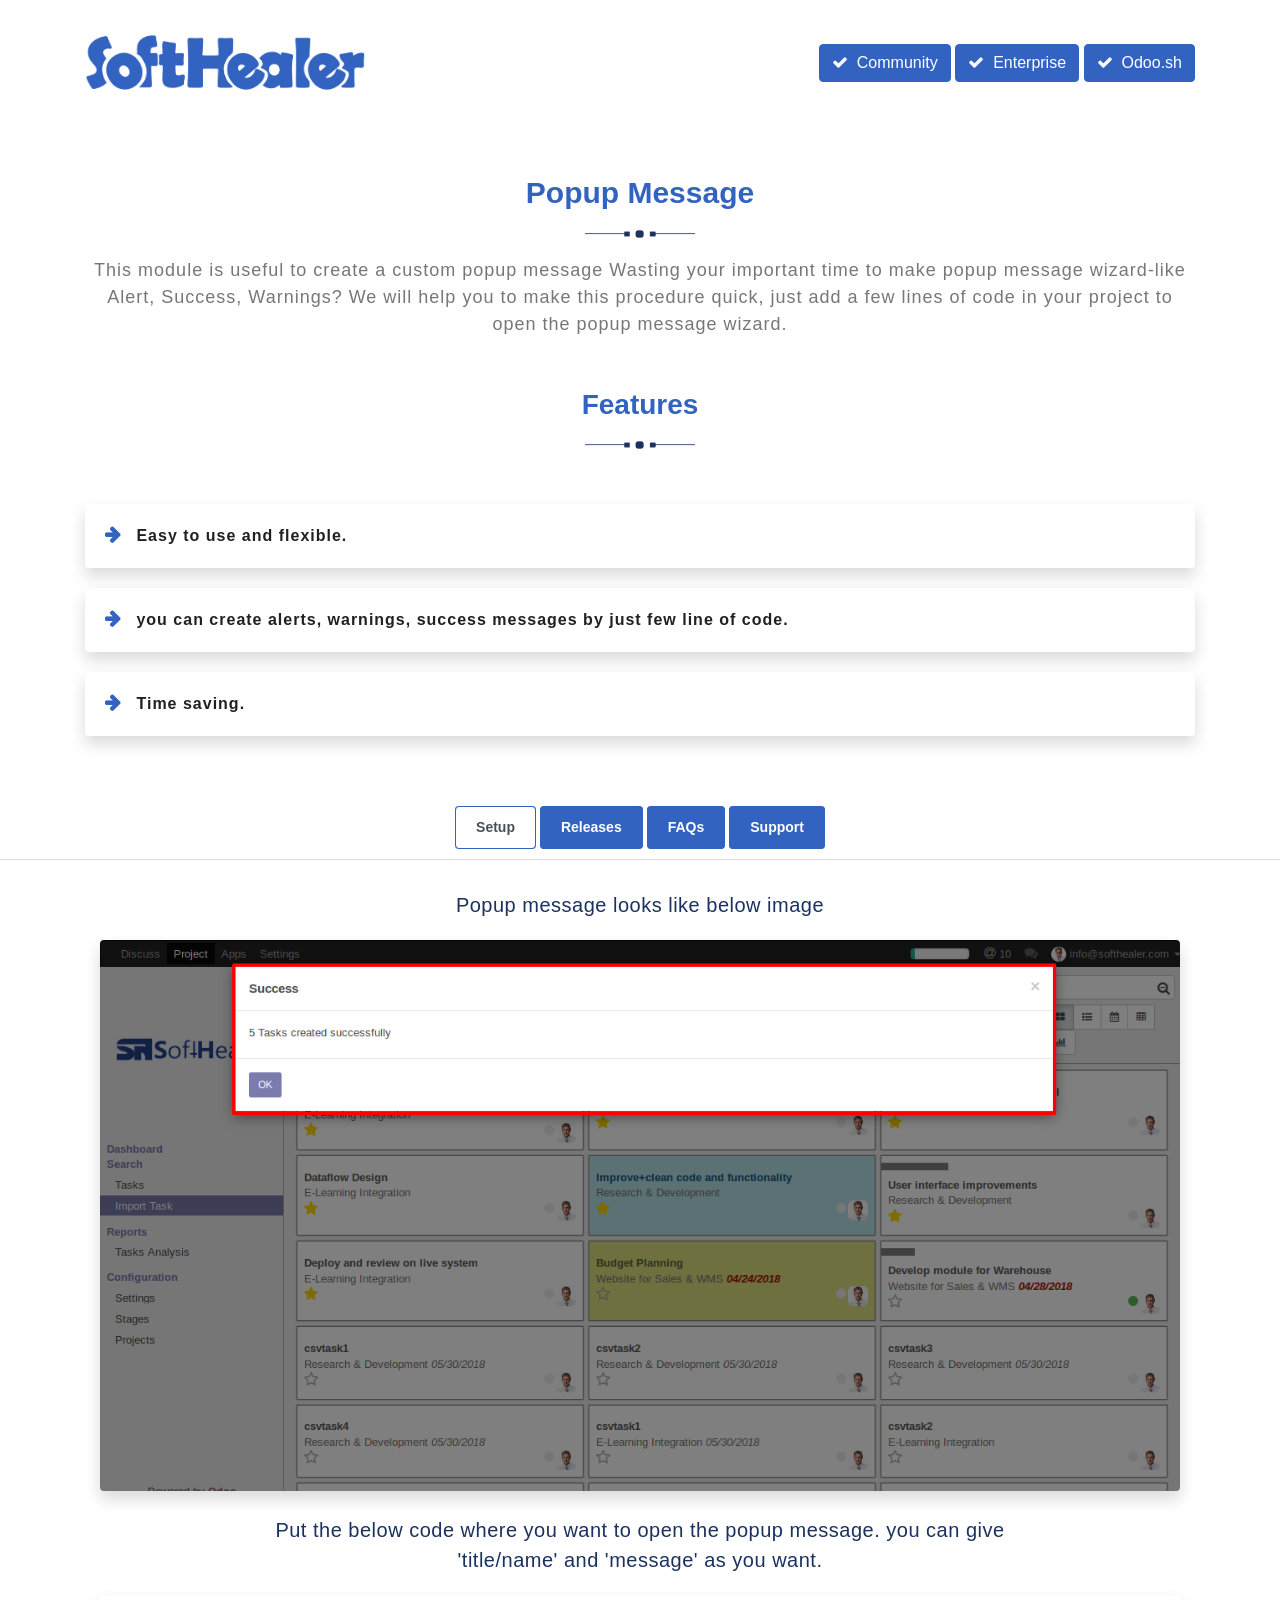
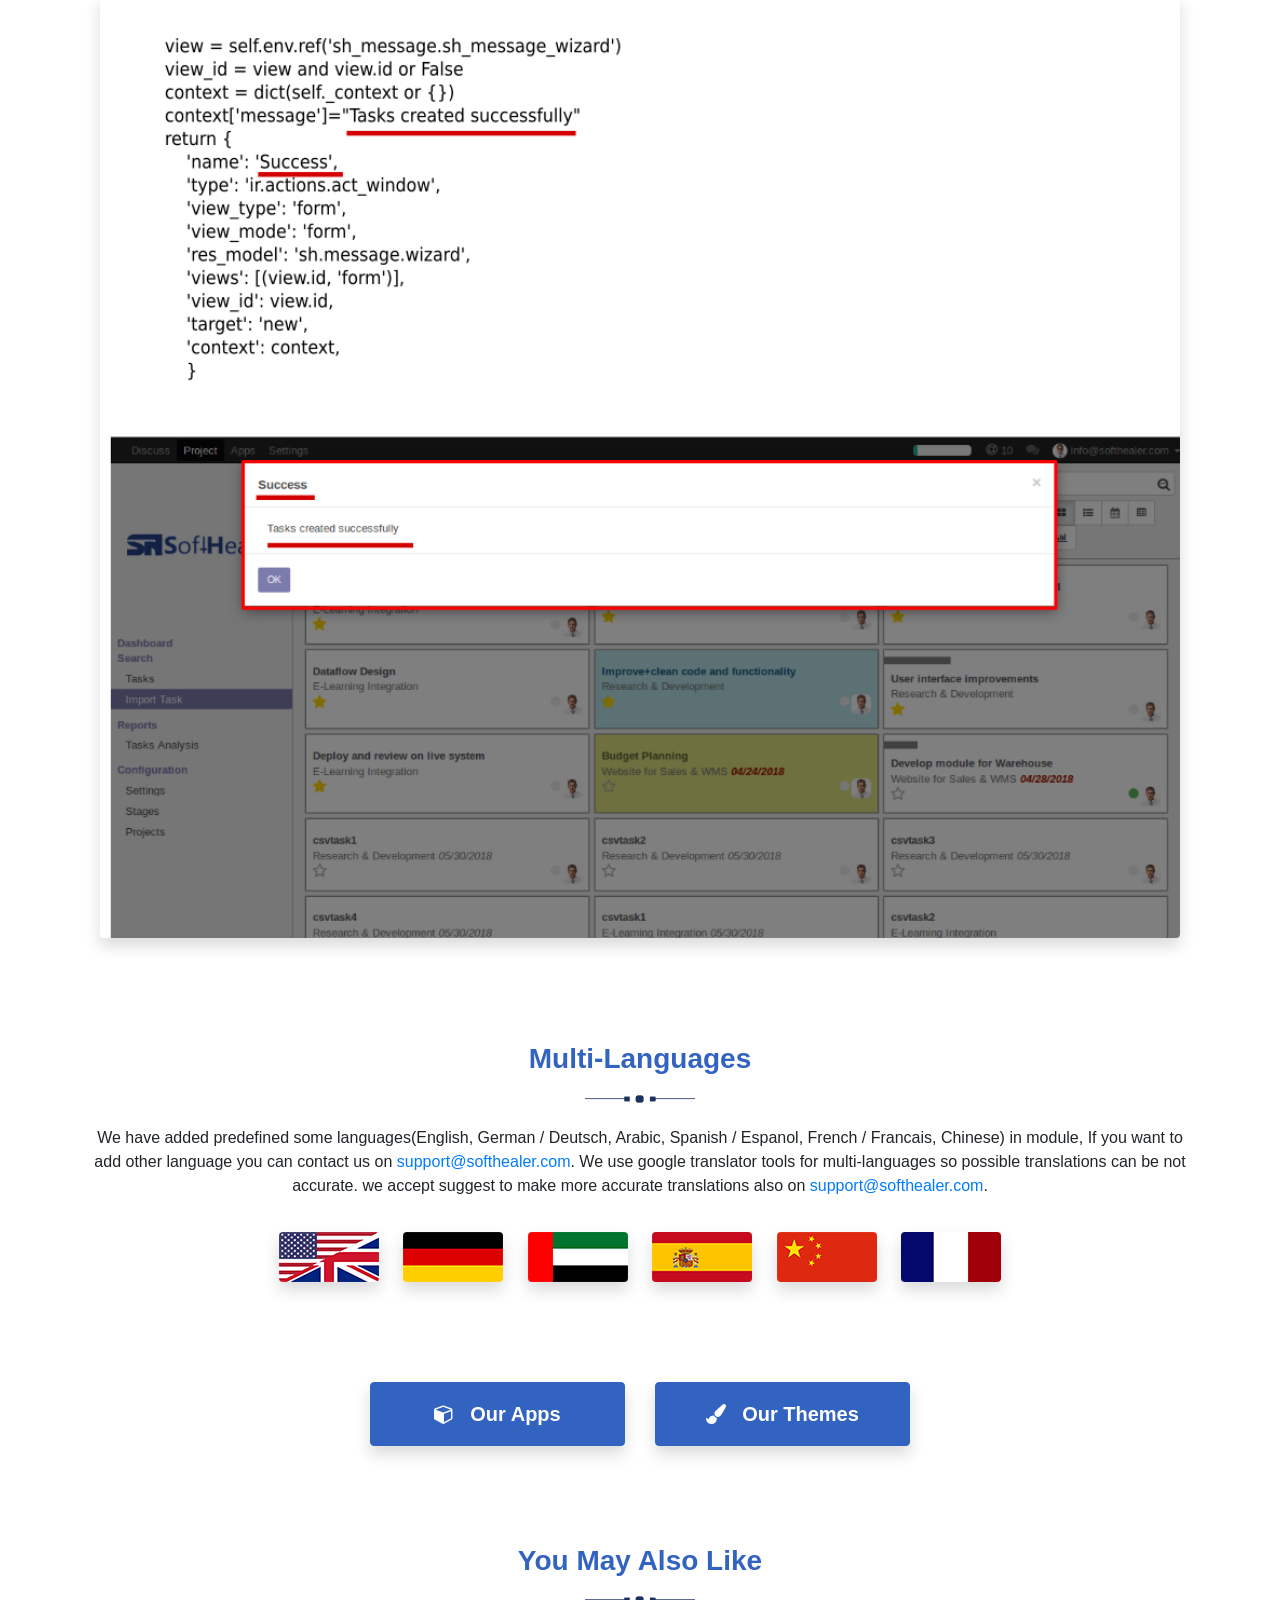
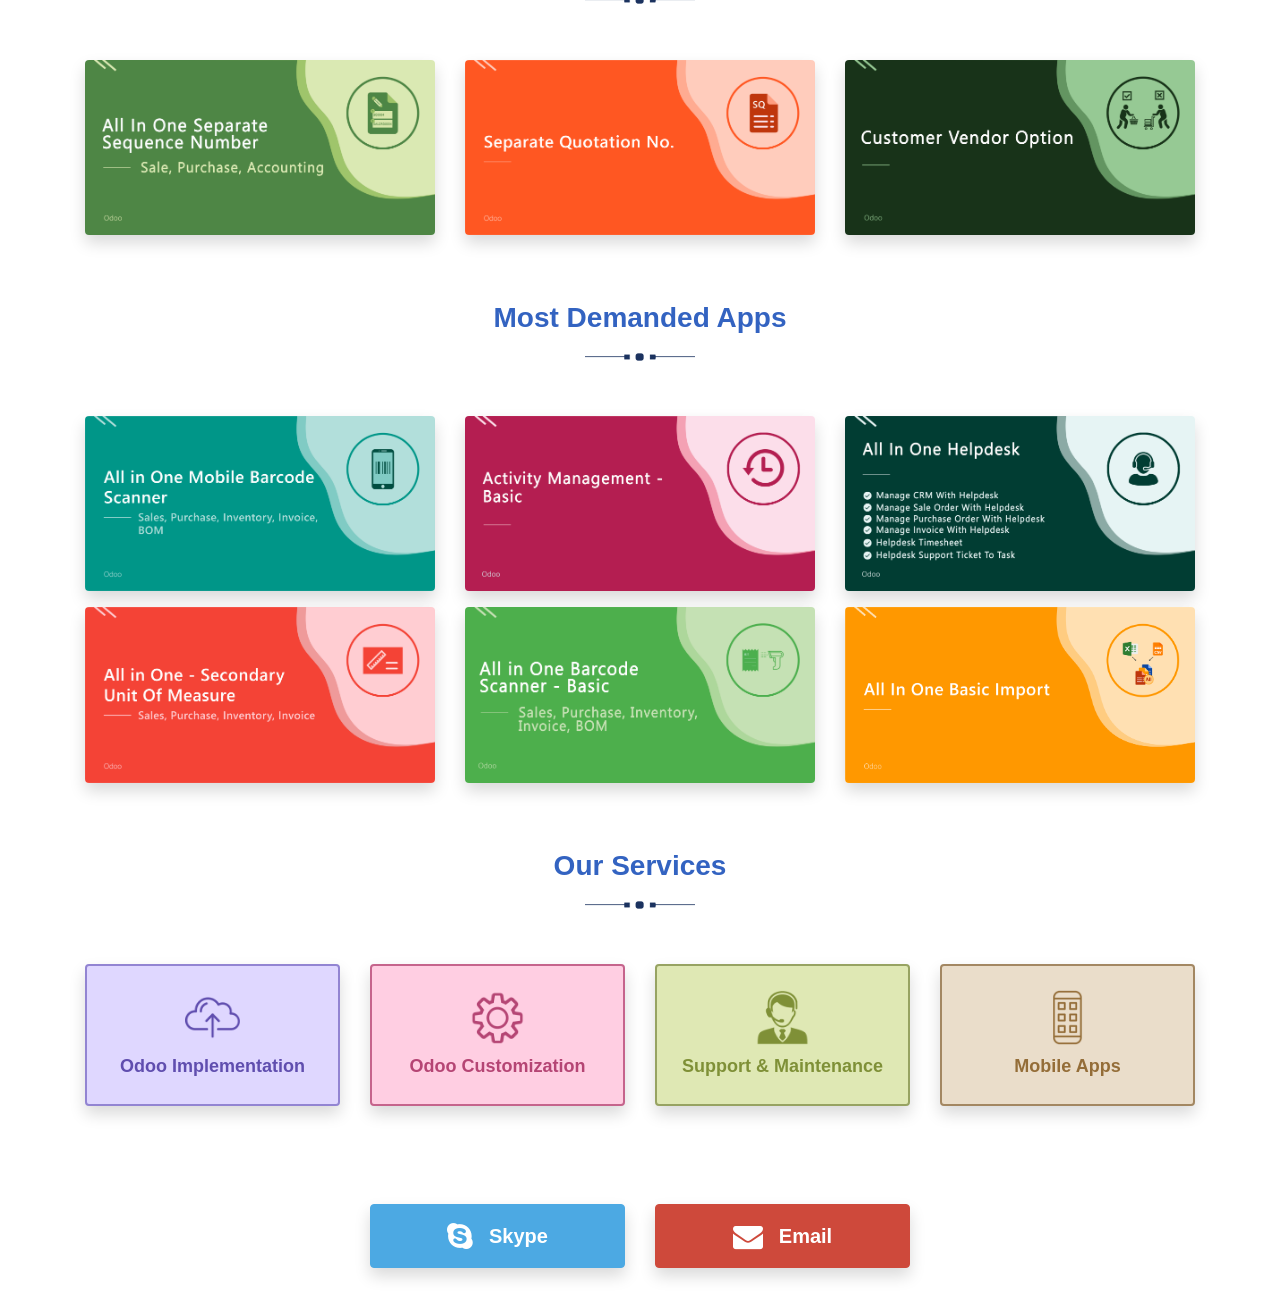
<file: sh_message/static/description/index.html>
<!DOCTYPE html>
<html>
   <head>
      <title></title>
      <link rel="stylesheet" href="https://maxcdn.bootstrapcdn.com/bootstrap/4.5.0/css/bootstrap.min.css">
      <link rel="stylesheet" href="https://cdnjs.cloudflare.com/ajax/libs/font-awesome/4.7.0/css/font-awesome.min.css">
      <script src="https://ajax.googleapis.com/ajax/libs/jquery/3.5.1/jquery.min.js"></script>
      <script src="https://cdnjs.cloudflare.com/ajax/libs/popper.js/1.16.0/umd/popper.min.js"></script>
      <script src="https://maxcdn.bootstrapcdn.com/bootstrap/4.5.0/js/bootstrap.min.js"></script>


   </head>
   <body>
      <section id="sh_module_heading">
         <div class="container">
            <div class="sh_center text-center" style='margin: 2rem 0;'>
               <div class="row align-items-center" style='align-items: center;'>
                  <div class="col-lg-4 col-md-4 col-sm-12" style='text-align: left;'>
                     <img src='softhealer.png' alt='logo' style="width: 80%;">
                  </div>
                  <div class="col-lg-8 col-md-8 col-sm-12" style='text-align: right;'>
                     <span class='btn btn-primary' style="position: relative; overflow: hidden; border: 1px solid transparent; padding: .375rem .75rem; font-size: 1rem; line-height: 1.5; border-radius: .25rem; background-color: #3363c1;border-color: #3363c1;"><i class='fa fa-check' style="margin-right: 9px;"></i>Community</span>
                     <span class='btn btn-primary' style="position: relative; overflow: hidden; border: 1px solid transparent; padding: .375rem .75rem; font-size: 1rem; line-height: 1.5; border-radius: .25rem; background-color: #3363c1;border-color: #3363c1;"><i class='fa fa-check' style="margin-right: 9px;"></i>Enterprise</span>
                     <span class='btn btn-primary' style="position: relative; overflow: hidden; border: 1px solid transparent; padding: .375rem .75rem; font-size: 1rem; line-height: 1.5; border-radius: .25rem; background-color: #3363c1;border-color: #3363c1;"><i class='fa fa-check' style="margin-right: 9px;"></i>Odoo.sh</span>
                  </div>
               </div>
            </div>
         </div>
      </section>
      <!-- heading  -->
      <section id="sh_module_heading" style="padding-top: 50px;">
         <div class="container">
            <div class="sh_center text-center">
               <h4 style="font-size: 30px;font-weight: 600;color: #3363c1;margin-bottom: 10px;">Popup Message</h4>
               <!-- <img src="shape.png" style="width: 100px;display: block;text-align: center;margin: auto;margin-bottom: 20px;" /> -->
               <img src="heading.png" alt="heading" />
               <p style="color: #777;font-size: 18px;margin: 0;letter-spacing: 1px;margin-top: 12px;">This module is useful to create a custom popup message Wasting your important time to make popup message wizard-like Alert, Success, Warnings? We will help you to make this procedure quick, just add a few lines of code in your project to open the popup message wizard.</p>
            </div>
         </div>
      </section>



      <section id="sh_feature" style="padding-top: 50px;background-color: transparent;">
         <div class="container">
            <div class="sh_center text-center mb-5">
               <h4 style="font-size: 28px;font-weight: 600;color: #3363c1;margin-bottom: 10px;">Features</h4>
               <!-- <hr style="width: 100px;border-width: 2px;border-color: #3363c1;" /> -->
               <img src="heading.png" alt="heading" />
            </div>
      <div id="Feature" class="tab-pane active">
         <ul style="padding: 0;list-style: none;">
            <li class="shadow rounded" style="padding: 20px;margin-bottom: 20px;font-size: 16px;color: #212121;font-weight: 600;letter-spacing: 1px;display: block;border-radius: 0.25rem !important;"><span class="fa fa-arrow-right" style="color: #3363c1;font-weight: 600;font-size: 18px;padding-right: 10px;"></span> Easy to use and flexible.
            </li>
            <li class="shadow rounded" style="padding: 20px;margin-bottom: 20px;font-size: 16px;color: #212121;font-weight: 600;letter-spacing: 1px;display: block;border-radius: 0.25rem !important;"><span class="fa fa-arrow-right" style="color: #3363c1;font-weight: 600;font-size: 18px;padding-right: 10px;"></span> you can create alerts, warnings, success messages by just few line of code.
            </li>
            <li class="shadow rounded" style="padding: 20px;margin-bottom: 20px;font-size: 16px;color: #212121;font-weight: 600;letter-spacing: 1px;display: block;border-radius: 0.25rem !important;"><span class="fa fa-arrow-right" style="color: #3363c1;font-weight: 600;font-size: 18px;padding-right: 10px;"></span> Time saving.
            </li>
         </ul>
      </div>
   </div>
</section>
<section id="sh_tab" style="padding-top: 50px;background-color: transparent;">
   <div class="">
      <ul class="nav nav-tabs justify-content-center" role="tablist" style="justify-content: center;padding-bottom: 10px;background-color: transparent;">
         
            <li class="nav-item rounded" style="cursor:pointer; background-color: #3363c1;color: #fff;border-radius: 0;font-weight: 600;font-size: 14px;margin: 0 2px;border-radius: 0.25rem !important;">
            <span class="nav-link active rounded" data-toggle="tab" href="#Configurations" style="cursor: pointer;border: 1px solid #3363c1;padding: 10px 20px;border-top-left-radius: 0px;border-top-right-radius: 0px;">Setup</span>
            </li>
            <li class="nav-item rounded" style="cursor:pointer; background-color: #3363c1;color: #fff;border-radius: 0;font-weight: 600;font-size: 14px;margin: 0 2px;border-radius: 0.25rem !important;">
            <span class="nav-link rounded" data-toggle="tab" href="#Release" style="cursor: pointer;border: 1px solid #3363c1;padding: 10px 20px;border-top-left-radius: 0px;border-top-right-radius: 0px;">Releases</span>
            </li>
            <li class="nav-item rounded" style="cursor:pointer; background-color: #3363c1;color: #fff;border-radius: 0;font-weight: 600;font-size: 14px;margin: 0 2px;border-radius: 0.25rem !important;">
            <span class="nav-link rounded" data-toggle="tab" href="#FAQ" style="cursor: pointer;border: 1px solid #3363c1;padding: 10px 20px;border-top-left-radius: 0px;border-top-right-radius: 0px;">FAQs</span>
            </li>
            <li class="nav-item rounded" style="cursor:pointer; background-color: #3363c1;color: #fff;border-radius: 0;font-weight: 600;font-size: 14px;margin: 0 2px;border-radius: 0.25rem !important;">
            <span class="nav-link rounded" data-toggle="tab" href="#Support" style="cursor: pointer;border: 1px solid #3363c1;padding: 10px 20px;border-top-left-radius: 0px;border-top-right-radius: 0px;">Support</span>
            </li>
      </ul>
      <div class="tab-content" style="padding-top: 30px;background-color: transparent;padding-bottom: 30px;">
         
         <!-- tab 2 -->
         <div id="Configurations" class="tab-pane active">
            <section id="sh_configuration">
               <div class="container">
                  <div class="text-center">
                     <p style="color: #1b325f;font-size: 20px;max-width: 75%;margin: auto;margin-bottom: 20px;letter-spacing: .5px;"> Popup message looks like below image
                     </p>
                     <div class="col-md-12">
                        <img class="img-responsive rounded shadow" src="1.png" style="width: 100%;" />
                     </div>
                     <br/>
                     <p style="color: #1b325f;font-size: 20px;max-width: 75%;margin: auto;margin-bottom: 20px;letter-spacing: .5px;"> Put the below code where you want to open the popup message. you can give 'title/name' and 'message' as you want.
                     </p>
                     <div class="col-md-12">
                        <img class="img-responsive rounded shadow" src="2.png" style="width: 100%;" />
                     </div>
                     <br/>
                  </div>
               </div>
            </section>
         </div>
         <!-- tab 2 -->
         <!-- tab 3 -->
         
          <div id="Release" class="tab-pane fade container">
          
             
             <div class="sh_content shadow rounded bg-white" style="padding: 20px;margin-bottom: 15px;">
               <h4 style="font-size: 16px;margin: 0;color: #212121;text-decoration: none;font-weight: 600;letter-spacing: 1px;display: block;"><span class="fa fa-hand-o-right" style="color: #3363c1;font-weight: 600;font-size: 18px;padding-right: 10px;"></span> <span>Version 16.0.1</span> | <span style="color: #3363c1;">Released on : 28<sup>th</sup>October 2022</span></h4>
               <div style="font-size: 16px;padding-left: 32px;color: #555;margin: 0;padding-top: 15px;">
                  <div style="font-weight: normal;" class="d-flex align-items-center">
                  <span
                                class="badge mr-2"
                                style="
                                    background-color: #3363c1 !important;
                                    padding: 5px 15px;
                                    border-radius: 3px;
                                    color: #fff;
                                    font-size: 9px;
                                    text-transform: uppercase;
                                    font-weight: bold;
                                    box-shadow: 0 1px 3px rgba(0, 0, 0, 0.12), 0 1px 2px rgba(0, 0, 0, 0.24);
                                "
                            >
                                Initial
                            </span>
                         <span style="vertical-align: middle;font-size: 15px;">Initial Release.</div>
               </div>
            </div>

         </div>
         <!-- tab 3 -->
         <!-- tab 4 -->
         <div id="FAQ" class="tab-pane fade container">
            <div class="demo">
               <div class="panel-group" id="accordion" role="tablist">
                  <div class="panel panel-default shadow rounded bg-white" style="padding: 20px;margin-bottom: 20px;">
                     <div class="panel-heading" role="tab" id="headingOne" style="border: 0;padding: 0;">
                        <h4 class="panel-title" style="margin: 0;">
                           <a role="button" data-toggle="collapse" data-parent="#accordion" href="#collapseOne" aria-expanded="true" aria-controls="collapseOne" style="font-size: 16px;margin: 0;color: #212121;text-decoration: none;font-weight: 600;letter-spacing: 1px;display: flex;">
                              <span class="fa fa-hand-o-right" style="color: #3363c1;font-weight: 600;font-size: 18px;padding-right: 10px;"></span>
                              Is this app compatible with Odoo Community as well as Enterprise?
                              <!--  <span class="fa fa-plus" style="float: right;background-color: #3363c1;width: 35px;height: 35px;text-align: center;line-height: 35px;color: #fff;border-radius: 50%;margin-top: -8px;"></span> -->
                           </a>
                        </h4>
                     </div>
                     <div id="collapseOne1" class="panel-collapse collapse show" role="tabpanel" aria-labelledby="headingOne">
                        <div class="panel-body" style="padding-top: 20px;">
                           <ul style="list-style-type: disc;font-size: 16px;padding-left: 30px;color: #555;margin: 0;">
                              <li style="margin-bottom: 0px;">Yes, this app works perfectly with Odoo Enterprise (Odoo.sh & Premise) as well as Community. </li>
                           </ul>
                        </div>
                     </div>
                  </div>
                
                  <div class="panel panel-default shadow rounded bg-white" style="padding: 20px;margin-bottom: 20px;">
                     <div class="panel-heading" role="tab" id="headingThree" style="border: 0;padding: 0;">
                        <h4 class="panel-title" style="margin: 0;">
                           <a class="collapsed" role="button" data-toggle="collapse" data-parent="#accordion" href="#collapseThree" aria-expanded="false" aria-controls="collapseThree" style="font-size: 16px;margin: 0;color: #212121;text-decoration: none;font-weight: 600;letter-spacing: 1px;display: flex;">
                           <span class="fa fa-hand-o-right" style="color: #3363c1;font-weight: 600;font-size: 18px;padding-right: 10px;"></span>
                           I want some customization in this app. How can I request it?
                           </a>
                        </h4>
                     </div>
                     <div id="collapseThree3" class="panel-collapse collapse show" role="tabpanel" aria-labelledby="headingThree">
                        <div class="panel-body" style="padding-top: 20px;">
                           <ul style="list-style-type: disc;font-size: 16px;padding-left: 30px;color: #555;margin: 0;">
                              <li style="margin-bottom: 0px;">Please Contact Us at <a href='mailto:sales@softhealer.com' style="color: #007bff;font-weight: 600;text-decoration: none;">sales@softhealer.com</a>to request customization.</li>
                           </ul>
                        </div>
                     </div>
                  </div>
                  <div class="panel panel-default shadow rounded bg-white" style="padding: 20px;margin-bottom: 20px;">
                     <div class="panel-heading" role="tab" id="headingThree" style="border: 0;padding: 0;">
                        <h4 class="panel-title" style="margin: 0;">
                           <a class="collapsed" role="button" data-toggle="collapse" data-parent="#accordion" href="#collapseThree" aria-expanded="false" aria-controls="collapseThree" style="font-size: 16px;margin: 0;color: #212121;text-decoration: none;font-weight: 600;letter-spacing: 1px;display: flex;">
                           <span class="fa fa-hand-o-right" style="color: #3363c1;font-weight: 600;font-size: 18px;padding-right: 10px;"></span>
                           Do i get free support?
                           </a>
                        </h4>
                     </div>
                     <div id="collapseThree3" class="panel-collapse collapse show" role="tabpanel" aria-labelledby="headingThree">
                        <div class="panel-body" style="padding-top: 20px;">
                           <ul style="list-style-type: disc;font-size: 16px;padding-left: 30px;color: #555;margin: 0;">
                              <li style="margin-bottom: 0px;">Yes, we provide free support for 100 days.</li>
                           </ul>
                        </div>
                     </div>
                  </div>


                  <div class="panel panel-default shadow rounded bg-white" style="padding: 20px;margin-bottom: 20px;">
                     <div class="panel-heading" role="tab" id="headingThree" style="border: 0;padding: 0;">
                        <h4 class="panel-title" style="margin: 0;">
                           <a class="collapsed" role="button" data-toggle="collapse" data-parent="#accordion" href="#collapseThree" aria-expanded="false" aria-controls="collapseThree" style="font-size: 16px;margin: 0;color: #212121;text-decoration: none;font-weight: 600;letter-spacing: 1px;display: flex;">
                           <span class="fa fa-hand-o-right" style="color: #3363c1;font-weight: 600;font-size: 18px;padding-right: 10px;"></span>
                           Do i get free updates?
                           </a>
                        </h4>
                     </div>
                     <div id="collapseThree3" class="panel-collapse collapse show" role="tabpanel" aria-labelledby="headingThree">
                        <div class="panel-body" style="padding-top: 20px;">
                           <ul style="list-style-type: disc;font-size: 16px;padding-left: 30px;color: #555;margin: 0;">
                              <li style="margin-bottom: 0px;">Yes, you will get free update for lifetime.</li>
                           </ul>
                        </div>
                     </div>
                  </div>

                  <div class="panel panel-default shadow rounded bg-white" style="padding: 20px;margin-bottom: 20px;">
                     <div class="panel-heading" role="tab" id="headingThree" style="border: 0;padding: 0;">
                        <h4 class="panel-title" style="margin: 0;">
                           <a class="collapsed" role="button" data-toggle="collapse" data-parent="#accordion" href="#collapseThree" aria-expanded="false" aria-controls="collapseThree" style="font-size: 16px;margin: 0;color: #212121;text-decoration: none;font-weight: 600;letter-spacing: 1px;display: flex;">
                           <span class="fa fa-hand-o-right" style="color: #3363c1;font-weight: 600;font-size: 18px;padding-right: 10px;"></span>
                           Do we need to install any additional libraries/modules for using this module?
                           </a>
                        </h4>
                     </div>
                     <div id="collapseThree3" class="panel-collapse collapse show" role="tabpanel" aria-labelledby="headingThree">
                        <div class="panel-body" style="padding-top: 20px;">
                           <ul style="list-style-type: disc;font-size: 16px;padding-left: 30px;color: #555;margin: 0;">
                              <li style="margin-bottom: 0px;">No, you don't need to install addition libraries.</li>
                           </ul>
                        </div>
                     </div>
                  </div>

                  <div class="panel panel-default shadow rounded bg-white" style="padding: 20px;margin-bottom: 20px;">
                     <div class="panel-heading" role="tab" id="headingThree" style="border: 0;padding: 0;">
                        <h4 class="panel-title" style="margin: 0;">
                           <a class="collapsed" role="button" data-toggle="collapse" data-parent="#accordion" href="#collapseThree" aria-expanded="false" aria-controls="collapseThree" style="font-size: 16px;margin: 0;color: #212121;text-decoration: none;font-weight: 600;letter-spacing: 1px;display: flex;">
                           <span class="fa fa-hand-o-right" style="color: #3363c1;font-weight: 600;font-size: 18px;padding-right: 10px;"></span>
                           Do I have to buy my module for each version?
                           </a>
                        </h4>
                     </div>
                     <div id="collapseThree3" class="panel-collapse collapse show" role="tabpanel" aria-labelledby="headingThree">
                        <div class="panel-body" style="padding-top: 20px;">
                           <ul style="list-style-type: disc;font-size: 16px;padding-left: 30px;color: #555;margin: 0;">
                              <li style="margin-bottom: 0px;">Yes, You have to download module for each version (13,14,15) except in version 12 or lower.</li>
                           </ul>
                        </div>
                     </div>
                  </div>

                  <div class="panel panel-default shadow rounded bg-white" style="padding: 20px;margin-bottom: 20px;">
                     <div class="panel-heading" role="tab" id="headingThree" style="border: 0;padding: 0;">
                        <h4 class="panel-title" style="margin: 0;">
                           <a class="collapsed" role="button" data-toggle="collapse" data-parent="#accordion" href="#collapseThree" aria-expanded="false" aria-controls="collapseThree" style="font-size: 16px;margin: 0;color: #212121;text-decoration: none;font-weight: 600;letter-spacing: 1px;display: flex;">
                           <span class="fa fa-hand-o-right" style="color: #3363c1;font-weight: 600;font-size: 18px;padding-right: 10px;"></span>
                           What If I purchase Module In Wrong Version Can I exchange Module With Other Versions?
                           </a>
                        </h4>
                     </div>
                     <div id="collapseThree3" class="panel-collapse collapse show" role="tabpanel" aria-labelledby="headingThree">
                        <div class="panel-body" style="padding-top: 20px;">
                           <ul style="list-style-type: disc;font-size: 16px;padding-left: 30px;color: #555;margin: 0;">
                              <li style="margin-bottom: 0px;">No, We do not provide any kind of exchange.</li>
                           </ul>
                        </div>
                     </div>
                  </div>

                  <div class="panel panel-default shadow rounded bg-white" style="padding: 20px;margin-bottom: 20px;">
                     <div class="panel-heading" role="tab" id="headingThree" style="border: 0;padding: 0;">
                        <h4 class="panel-title" style="margin: 0;">
                           <a class="collapsed" role="button" data-toggle="collapse" data-parent="#accordion" href="#collapseThree" aria-expanded="false" aria-controls="collapseThree" style="font-size: 16px;margin: 0;color: #212121;text-decoration: none;font-weight: 600;letter-spacing: 1px;display: flex;">
                           <span class="fa fa-hand-o-right" style="color: #3363c1;font-weight: 600;font-size: 18px;padding-right: 10px;"></span>
                              Is this application compatible with odoo.com(odoo saas)?
                           </a>
                        </h4>
                     </div>
                     <div id="collapseThree3" class="panel-collapse collapse show" role="tabpanel" aria-labelledby="headingThree">
                        <div class="panel-body" style="padding-top: 20px;">
                           <ul style="list-style-type: disc;font-size: 16px;padding-left: 30px;color: #555;margin: 0;">
                              <li style="margin-bottom: 0px;">No, this application is not compatible with odoo.com(odoo saas).</li>
                           </ul>
                        </div>
                     </div>
                  </div>





               </div>
            </div>
         </div>
         <!-- tab 4 -->
         <!-- tab 5 -->
         <div id="Support" class="tab-pane fade container">
            <div class="row">
               <div class="col-md">
                  <div class="sh_content shadow rounded bg-white" style="padding: 20px;margin-bottom: 0px;">
                     <h4 class="mb-0"><a href="mailto:support@softhealer.com" style="text-decoration: none;color: #212121;font-size: 18px;font-weight: 600;letter-spacing: 1px;"><span class="fa fa-envelope" style="color: #3363c1;padding-right: 10px;font-size: 20px;"></span> Please mail us for support on <b style="color: #3363c1">support@softhealer.com</b></a></h4>
                  </div>
               </div>
            </div>
         </div>
         <!-- tab 5 -->
      </div>
   </div>
</section>
<section id="sh_multi_language" style="margin: 50px 0;background-color: transparent;">
   <div class="container">
      <div class="sh_center text-center">
        <div class="sh_center text-center mb-3">
            <h4 style="font-size: 28px;font-weight: 600;color: #3363c1;margin-bottom: 10px;">Multi-Languages</h4>
            <img src="heading.png" alt="heading">
         </div>
         <div class="content">

            We have added predefined some languages(English, German / Deutsch, Arabic, Spanish / Espanol, French / Francais, Chinese) in module, If you want to add other language you can contact us on <a href="mailto:support@softhealer.com">support@softhealer.com</a>. We use google translator tools for multi-languages so possible translations can be not accurate. we accept suggest to make more accurate translations also on <a href="mailto:support@softhealer.com">support@softhealer.com</a>.
            <br/><br/>
         </div>
      </div>
      <div class="row">
         <div class="col-lg-12 col-md-12 col-sm-12 col-12">
            <div class="img" style="text-align: center;">
               <img class="shadow rounded" src="eng.png" title="English" alt="english" style="object-fit: cover;margin: 10px 10px;border-radius: 0.25rem !important;" />
               <img class="shadow rounded" src="german.png" title="Germany" alt="germany" style="object-fit: cover;margin: 10px 10px;border-radius: 0.25rem !important;" />
               <img class="shadow rounded" src="aarab.png" title="Arab" alt="arab" style="object-fit: cover;margin: 10px 10px;border-radius: 0.25rem !important;" />
               <img class="shadow rounded" src="spanish.jpg" title="Spanish" alt="spanish" style="object-fit: cover;margin: 10px 10px;border-radius: 0.25rem !important;" />
               <img class="shadow rounded" src="chinese.png" title="Chinese" alt="Chinese" style="object-fit: cover;margin: 10px 10px;border-radius: 0.25rem !important;" />
               <img class="shadow rounded" src="french.png" title="French" alt="French" style="object-fit: cover;margin: 10px 10px;border-radius: 0.25rem !important;" />
            </div>
         </div>
      </div>
   </div>
</section>
 <section class="sh_bg_cover" style="padding:40px 0px; margin-top:2em;background-color: transparent;">
        <div class="container">
            
            <div class="sh_center text-center row">
               <div class="col-lg-3 col-md-3 col-sm-12 col-12"></div>
               <div class="col-lg-3 col-md-3 col-sm-12 col-12">
                  <a class="shadow rounded py-3 px-4 mb-2 d-flex align-items-center justify-content-center" style="border-width: 1px;border-style: solid;border-color: #3363c1;color: #fff;position: relative; overflow: hidden;text-decoration: none;border-radius: 0px;display: inline-block;font-size: 20px;font-weight: bold;width: 100%;background-color: #3363c1;border-radius: 0.25rem !important;" href="https://apps.odoo.com/apps/modules/browse?author=Softhealer%20Technologies" target="_blank"><span class="fa fa-cube mr-3" style="font-size: 20px;color: #fff;"></span><span class="align-middle">Our Apps</span></a>
               </div>
               <div class="col-lg-3 col-md-3 col-sm-12 col-12">
                  <a class="shadow rounded py-3 px-4 mb-2 d-flex align-items-center justify-content-center" style="border-width: 1px;border-style: solid;border-color: #3363c1;color: #fff;position: relative; overflow: hidden;text-decoration: none;border-radius: 0px;display: inline-block;font-size: 20px;font-weight: bold;width: 100%;background-color: #3363c1;border-radius: 0.25rem !important;" href="https://apps.odoo.com/apps/themes/browse?author=Softhealer%20Technologies" target="_blank"><span class="fa fa-paint-brush mr-3" style="font-size: 20px;color: #fff;"></span><span class="align-middle">Our Themes</span></a>
               </div>
               <div class="col-lg-3 col-md-3 col-sm-12 col-12"></div> 
            </div>
         </div>
      </section> 

<section id="sh_like_module" style="margin: 50px 0;background-color: transparent;">
   <div class="container">
      <div class="sh_center text-center mb-5">
         <h4 style="font-size: 28px;font-weight: 600;color: #3363c1;margin-bottom: 10px;">You May Also Like</h4>
         <img src="heading.png" alt="heading" />
      </div>
      <div class="row" style="margin-top: 1rem;">
         <div class="col-md-4 mb-3">
            <div class="sh_content shadow rounded" style="text-align: center;">
               <div class="sh_img">
                  <a href="https://apps.odoo.com/apps/modules/14.0/sh_sep_seq_num/">
                  <img class="rounded" src="sh_sep_seq_num.jpg" width="100%">
                  </a>
               </div>
            </div>
         </div>
         <div class="col-md-4 mb-3">
            <div class="sh_content shadow rounded" style="text-align: center;">
               <div class="sh_img">
                  <a href="https://apps.odoo.com/apps/modules/14.0/sh_sale_quotation_order_number/">
                  <img class="rounded" src="sh_sale_quotation_order_number.png" width="100%">
                  </a>
               </div>
            </div>
         </div>
         <div class="col-md-4 mb-3">
            <div class="sh_content shadow rounded" style="text-align: center;">
               <div class="sh_img">
                  <a href="https://apps.odoo.com/apps/modules/14.0/sh_customer_vendor_fields/">
                  <img class="rounded" src="sh_customer_vendor_fields.png" style="width: 100%">
                  </a>
               </div>
            </div>
         </div>
      </div>
   </div>
</section>
<!-- Most Popular Apps -->
<section id="sh_most_demanded_apps" style="margin: 50px 0 0px 0px;background-color: transparent;">
   <div class="container">
      <div class="sh_center text-center mb-5">
         <h4 style="font-size: 28px;font-weight: 600;color: #3363c1;margin-bottom: 10px;">Most Demanded Apps</h4>
         <img src="heading.png" alt="heading" />
      </div>
      <div class="row" style="margin-top: 1rem;">
         <div class="col-md-4 mb-3">
            <div class="sh_content shadow rounded" style="text-align: center;">
               <div class="sh_img"> 
                  <a href="https://apps.odoo.com/apps/modules/14.0/sh_all_in_one_mbs/">
                  <img class="rounded" src="d1.png" alt="sh_all_in_one_mbs" width="100%">
                  </a>
               </div>
            </div>
         </div>
         <div class="col-md-4 mb-3">
            <div class="sh_content shadow rounded" style="text-align: center;">
               <div class="sh_img"> 
                  <a href="https://apps.odoo.com/apps/modules/14.0/sh_activities_management/">
                  <img class="rounded" src="d3.png" alt="sh_activities_management" width="100%">
                  </a>
               </div>
            </div>
         </div>
         <div class="col-md-4 mb-3">
            <div class="sh_content shadow rounded" style="text-align: center;">
               <div class="sh_img"> 
                  <a href="https://apps.odoo.com/apps/modules/14.0/sh_all_in_one_helpdesk/">
                  <img class="rounded" src="d2.png" alt="sh_all_in_one_helpdesk" style="width: 100%">
                  </a>
               </div>
            </div>
         </div>
         <div class="col-md-4 mb-3">
            <div class="sh_content shadow rounded" style="text-align: center;">
               <div class="sh_img"> 
                  <a href="https://apps.odoo.com/apps/modules/14.0/sh_secondary_unit/">
                  <img class="rounded" src="d4.png" alt="sh_secondary_unit" width="100%">
                  </a>
               </div>
            </div>
         </div>
          <div class="col-md-4 mb-3">
            <div class="sh_content shadow rounded" style="text-align: center;">
               <div class="sh_img"> 
                  <a href="https://apps.odoo.com/apps/modules/14.0/sh_barcode_scanner/">
                  <img class="rounded" src="d5.png" alt="sh_barcode_scanner" width="100%">
                  </a>
               </div>
            </div>
         </div>
         
         <div class="col-md-4 mb-3">
            <div class="sh_content shadow rounded" style="text-align: center;">
               <div class="sh_img"> 
                  <a href="https://apps.odoo.com/apps/modules/14.0/sh_all_in_one_basic_import/">
                  <img class="rounded" src="d6.png" alt="sh_all_in_one_basic_import" style="width: 100%">
                  </a>
               </div>
            </div>
         </div>
      </div>
   </div>
</section>

<!-- Most Popular Apps -->
<section class="sh_services" style="padding: 50px 0px;background-color: transparent;">
	<div class="container">
		<div class="sh_center text-center mb-5">
         <h4 style="font-size: 28px;font-weight: 600;color: #3363c1;margin-bottom: 10px;">Our Services</h4>
         <img src="heading.png" alt="heading" />
      </div>
		<div class="row">
			<div class="col-md-3 text-center">
				<div class="box p-4 shadow rounded mb-2" style="background-color: #dfd7ff;border: 2px solid #9284d2;border-radius: 0.25rem !important;">
					<a href="mailto:sales@softhealer.com" target="_blank" style="text-decoration: none;">
						<div class="icon_img mb-2">
							<!-- <span class="fa fa-info-circle" style="font-size: 50px;color: #fff;"></span> -->
							<img src="info.png" alt="info" style="height: 55px;"></img>
						</div>
						<div class="content">
							<p class="mb-0" style="font-size: 18px;color: #604eaf;font-weight: bold;">Odoo Implementation</p>
						</div>
					</a>
				</div>
			</div>
			<div class="col-md-3 text-center">
				<div class="box p-4 shadow rounded mb-2" style="background-color: #ffcee2;border: 2px solid #c5648c;border-radius: 0.25rem !important;">
					<a href="mailto:sales@softhealer.com" target="_blank" style="text-decoration: none;">
						<div class="icon_img mb-2">
							<!-- <span class="fa fa-cogs" style="font-size: 50px;color: #fff;"></span> -->
							<img src="setting.png" alt="setting" style="height: 55px;"></img>
						</div>
						<div class="content">
							<p class="mb-0" style="font-size: 18px;color: #b54574;font-weight: bold;">Odoo Customization</p>
						</div>
					</a>
				</div>
			</div>
			<div class="col-md-3 text-center">
				<div class="box p-4 shadow rounded mb-2" style="background-color: #dfe8b4;border: 2px solid #97a362;border-radius: 0.25rem !important;">
					<a href="mailto:sales@softhealer.com" target="_blank" style="text-decoration: none;">
						<div class="icon_img mb-2">
							<!-- <span class="fa fa-users" style="font-size: 50px;color: #fff;"></span> -->
							<img src="user.png" alt="user" style="height: 55px;"></img>
						</div>
						<div class="content">
							<p class="mb-0" style="font-size: 18px;color: #7f9037;font-weight: bold;">Support & Maintenance</p>
						</div>
					</a>
				</div>
			</div>
			<div class="col-md-3 text-center">
				<div class="box p-4 shadow rounded mb-2" style="background-color: #eaddca;border: 2px solid #a38762;border-radius: 0.25rem !important;">
					<a href="mailto:sales@softhealer.com" target="_blank" style="text-decoration: none;">
						<div class="icon_img mb-2">
							<!-- <span class="fa fa-mobile" style="font-size: 50px;color: #fff;"></span> -->
							<img src="mobileapp.png" alt="mobileapp" style="height: 55px;"></img>
						</div>
						<div class="content">
							<p class="mb-0" style="font-size: 18px;color: #946d38;font-weight: bold;">Mobile Apps</p>
						</div>
					</a>
				</div>
			</div>
		</div>
	</div>
</section>
<section class="sh_bg_cover" style="padding:40px 0px;background-color: transparent;">
  <div class="container">
      
      <div class="sh_center text-center row">
         <div class="col-lg-3 col-md-3 col-sm-12 col-12"></div>
         <div class="col-lg-3 col-md-3 col-sm-12 col-12">
            <a class="shadow rounded py-3 px-4 d-flex justify-content-center align-items-center mb-2" style="border-width: 1px;border-style: solid;border-color: #4ca9e3;color: #fff;position: relative; overflow: hidden;text-decoration: none;border-radius: 0px;font-size: 20px;font-weight: bold;width: 100%;background-color: #4ca9e3;border-radius: 0.25rem !important;" href="skype:live:softhealertechnologies?chat" target="_blank"><span class="fa fa-skype mr-3" style="font-size: 30px;color: #fff;"></span><span class="align-middle">Skype</span></a>
         </div>
         <div class="col-lg-3 col-md-3 col-sm-12 col-12">
            <a class="shadow rounded py-3 px-4 d-flex justify-content-center align-items-center mb-2" style="border-width: 1px;border-style: solid;border-color: #ce493b;color: #fff;position: relative; overflow: hidden;text-decoration: none;border-radius: 0px;font-size: 20px;font-weight: bold;width: 100%;background-color: #ce493b;border-radius: 0.25rem !important;" href="mailto:sales@softhealer.com" target="_blank"><span class="fa fa-envelope mr-3" style="font-size: 30px;color: #fff;"></span><span class="align-middle">Email</span></a>
         </div>
         <div class="col-lg-3 col-md-3 col-sm-12 col-12"></div> 
      </div>
   </div>
</section>
   </body>
</html>
</file>
